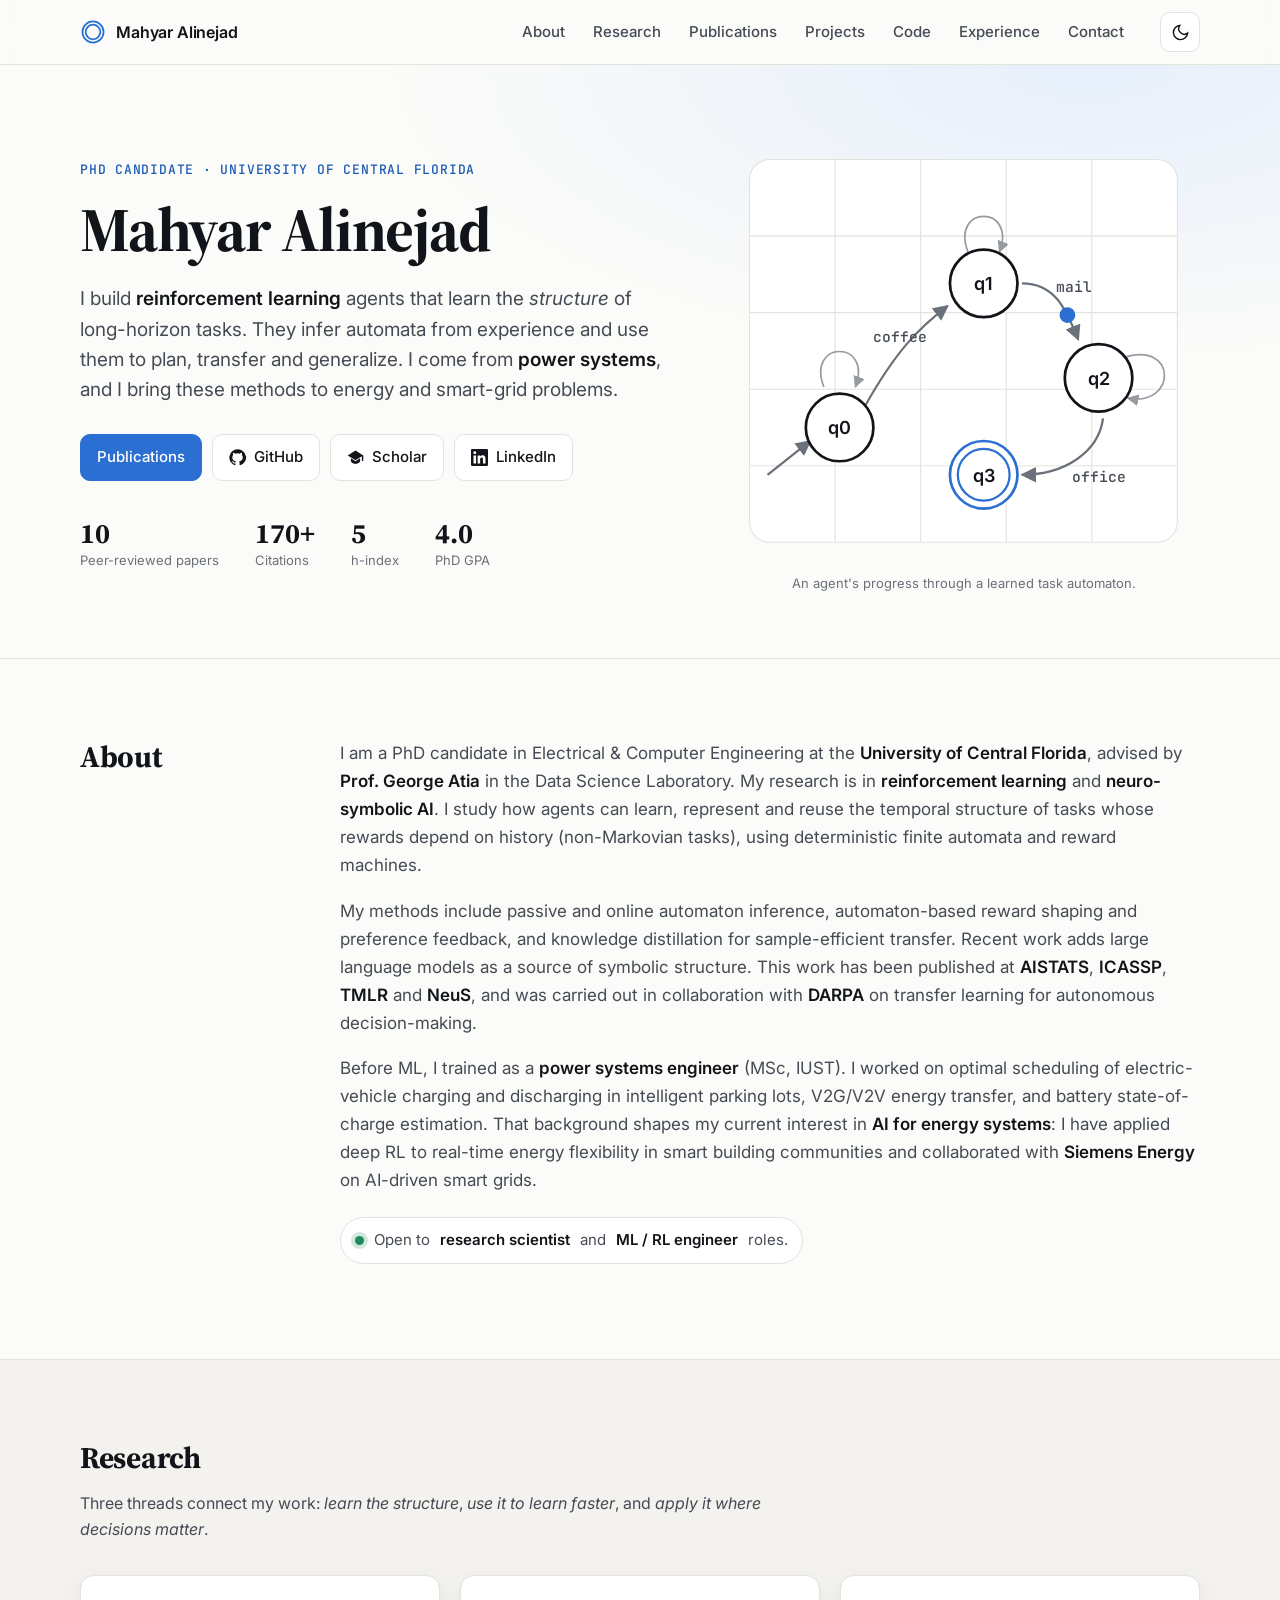
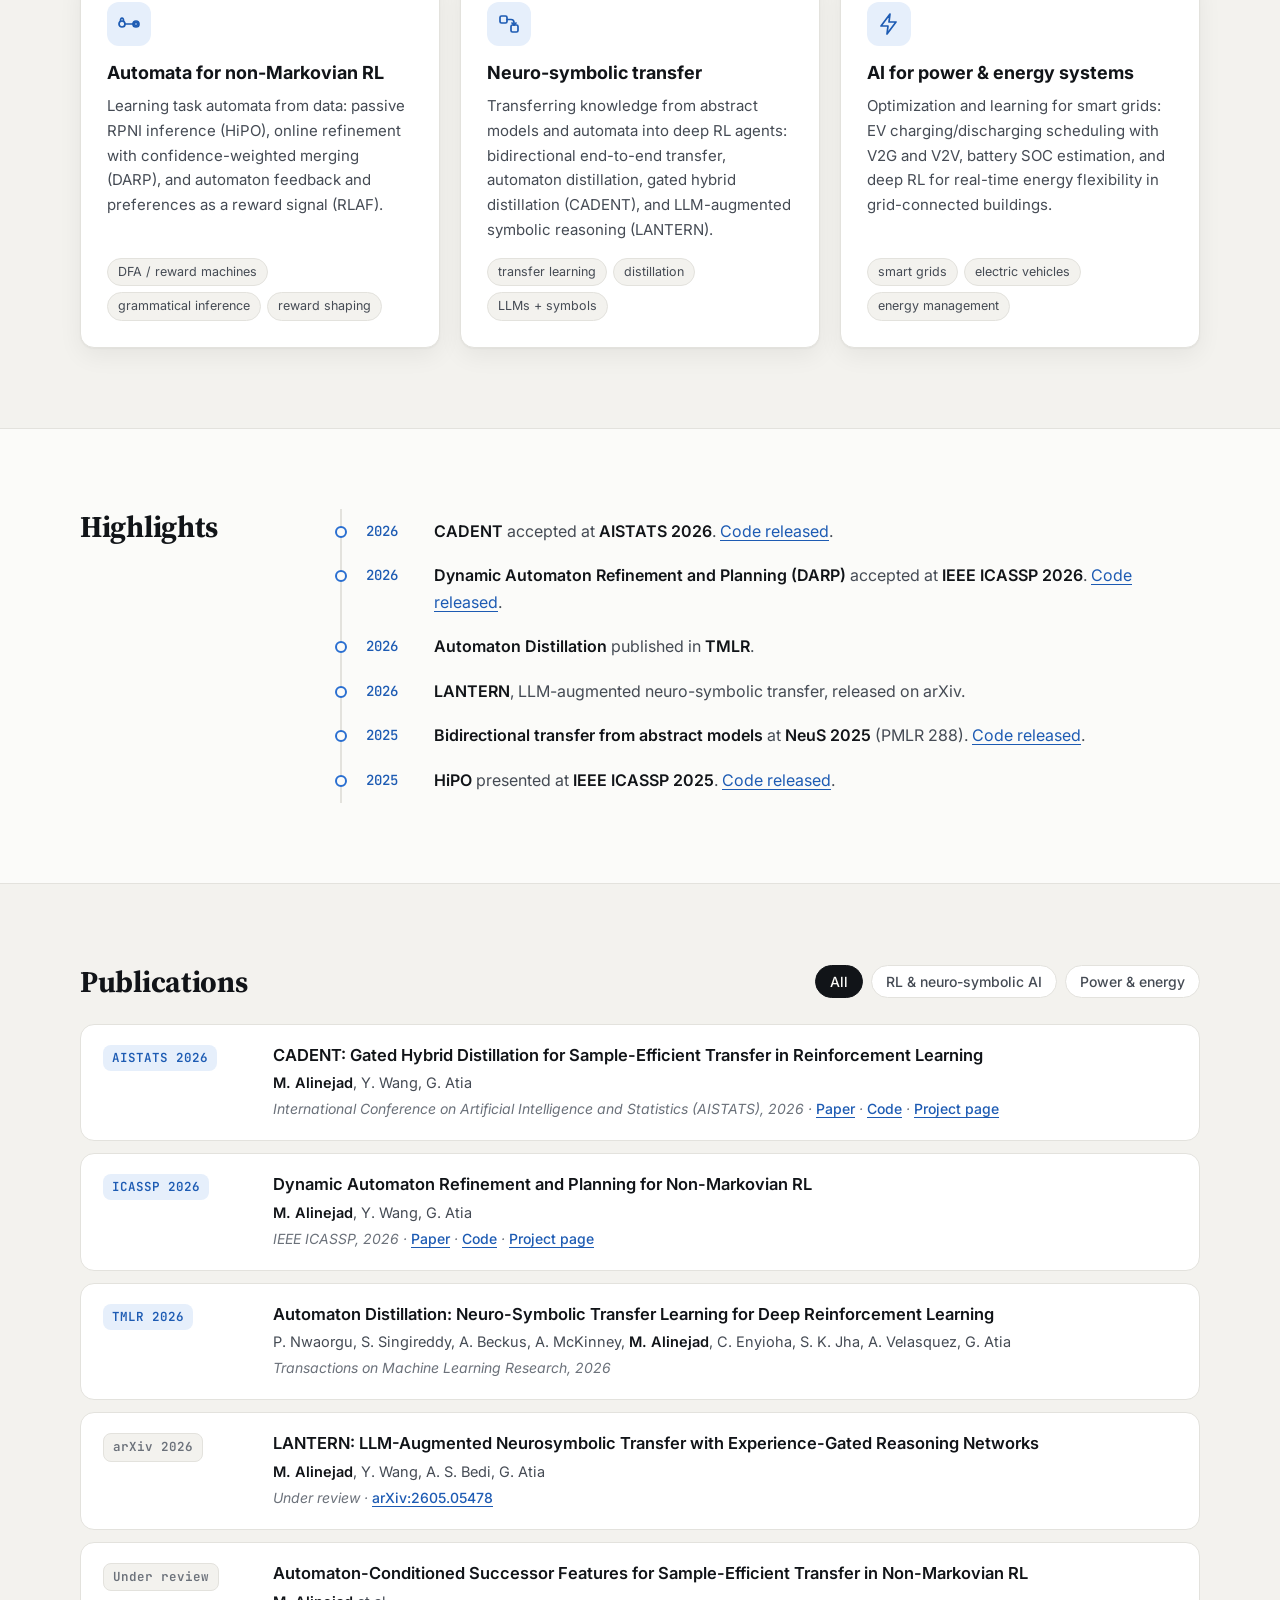
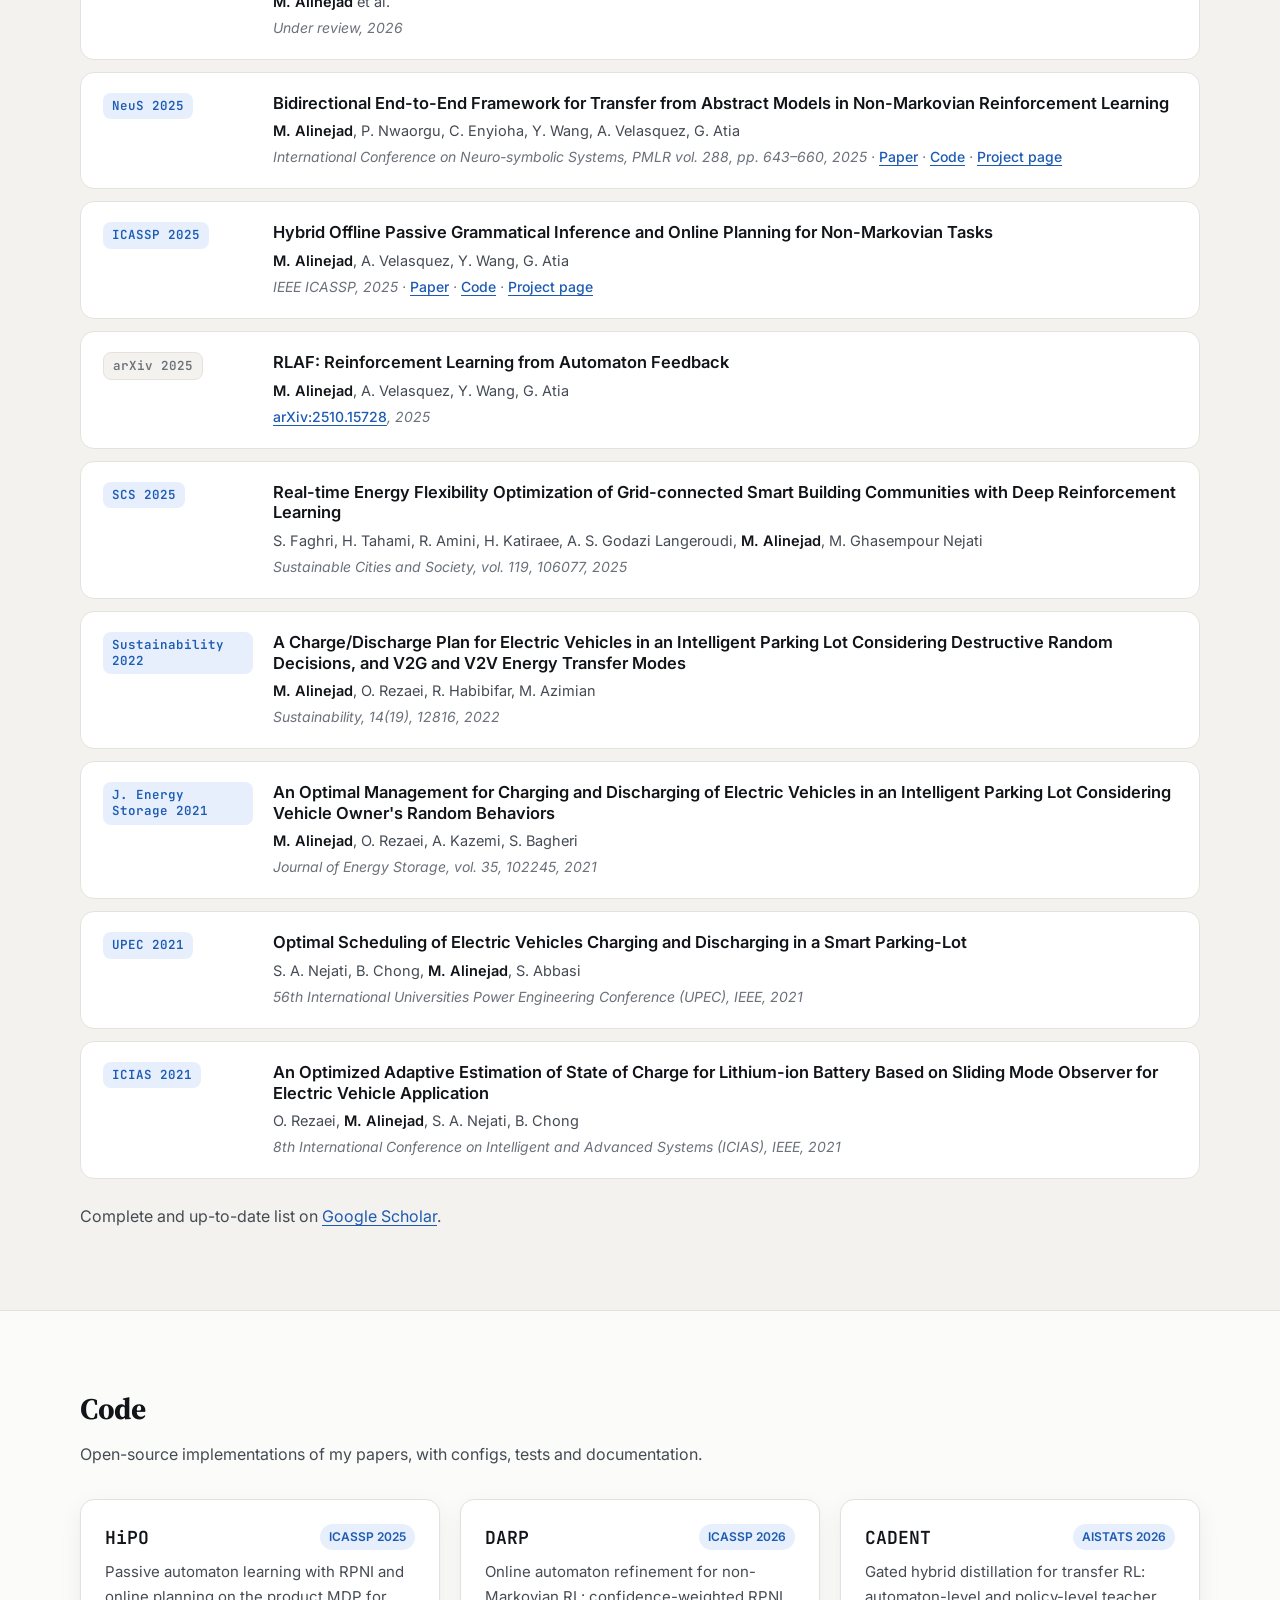
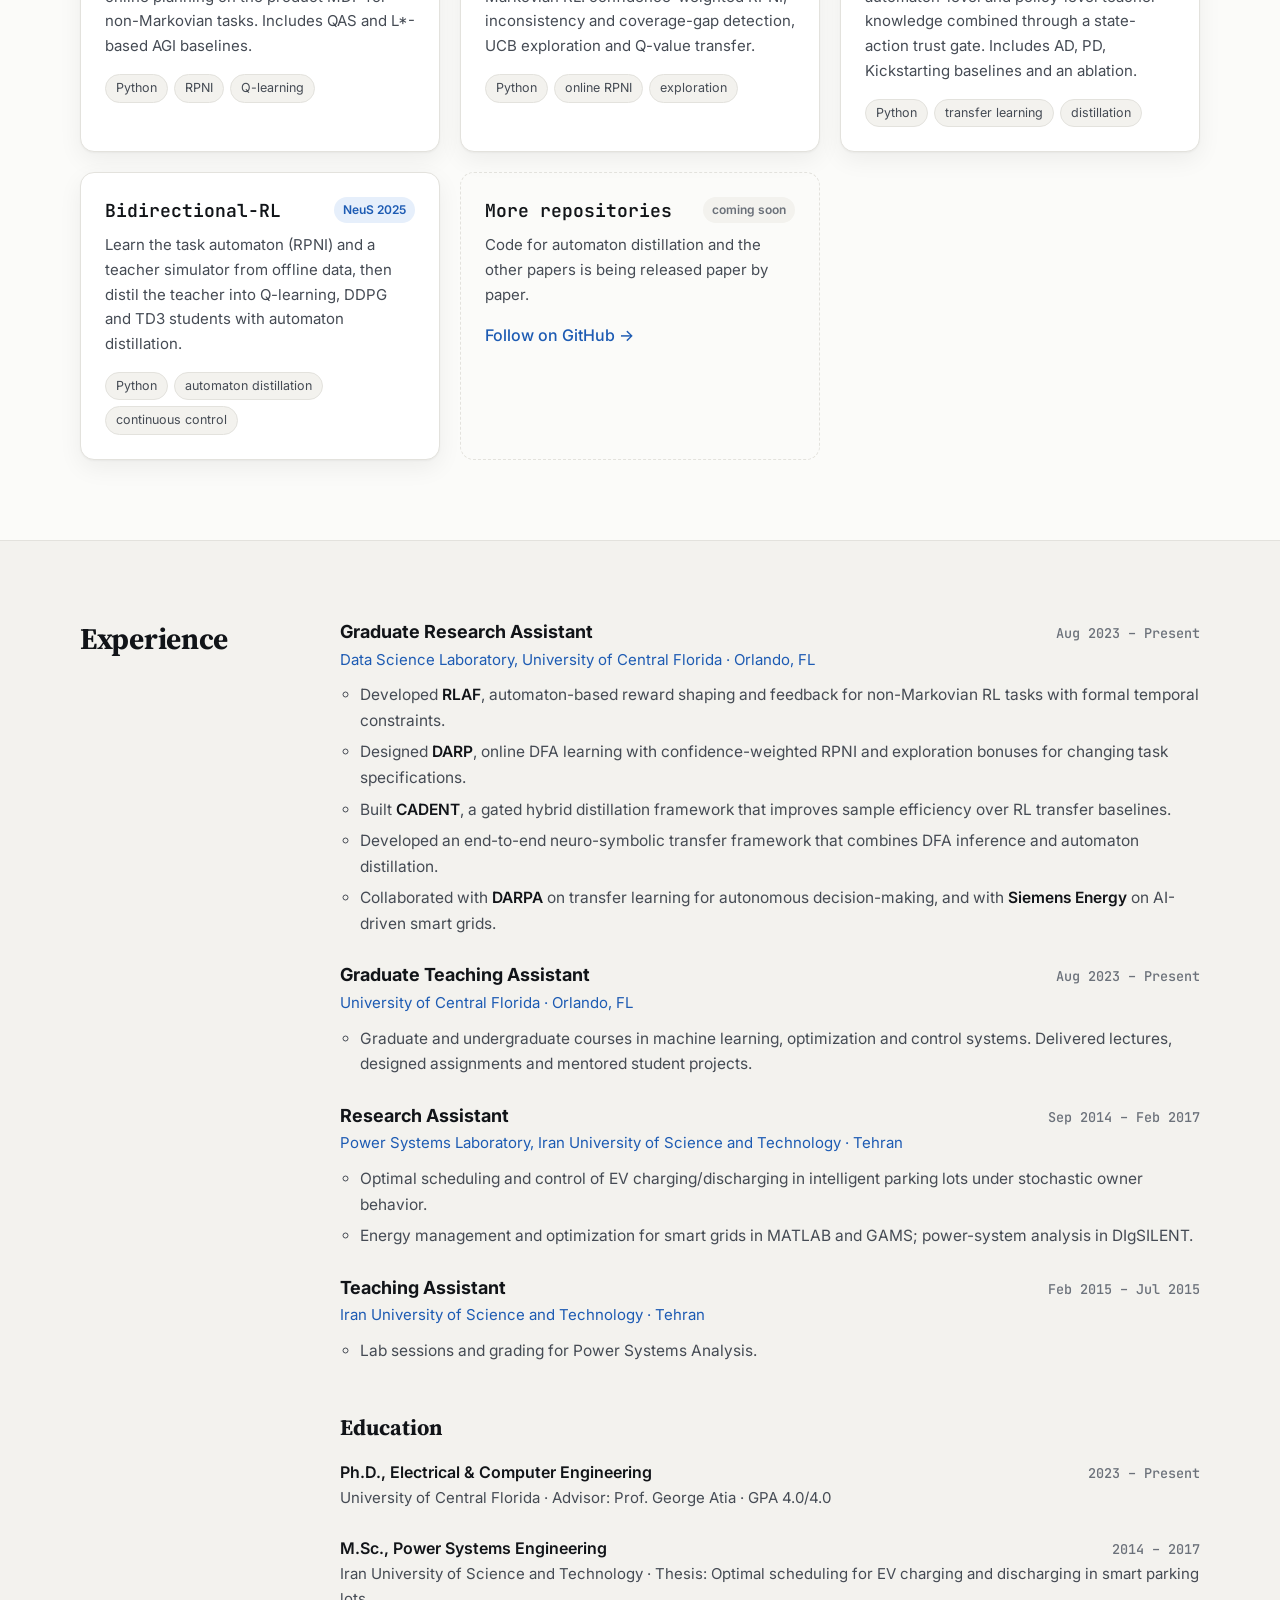
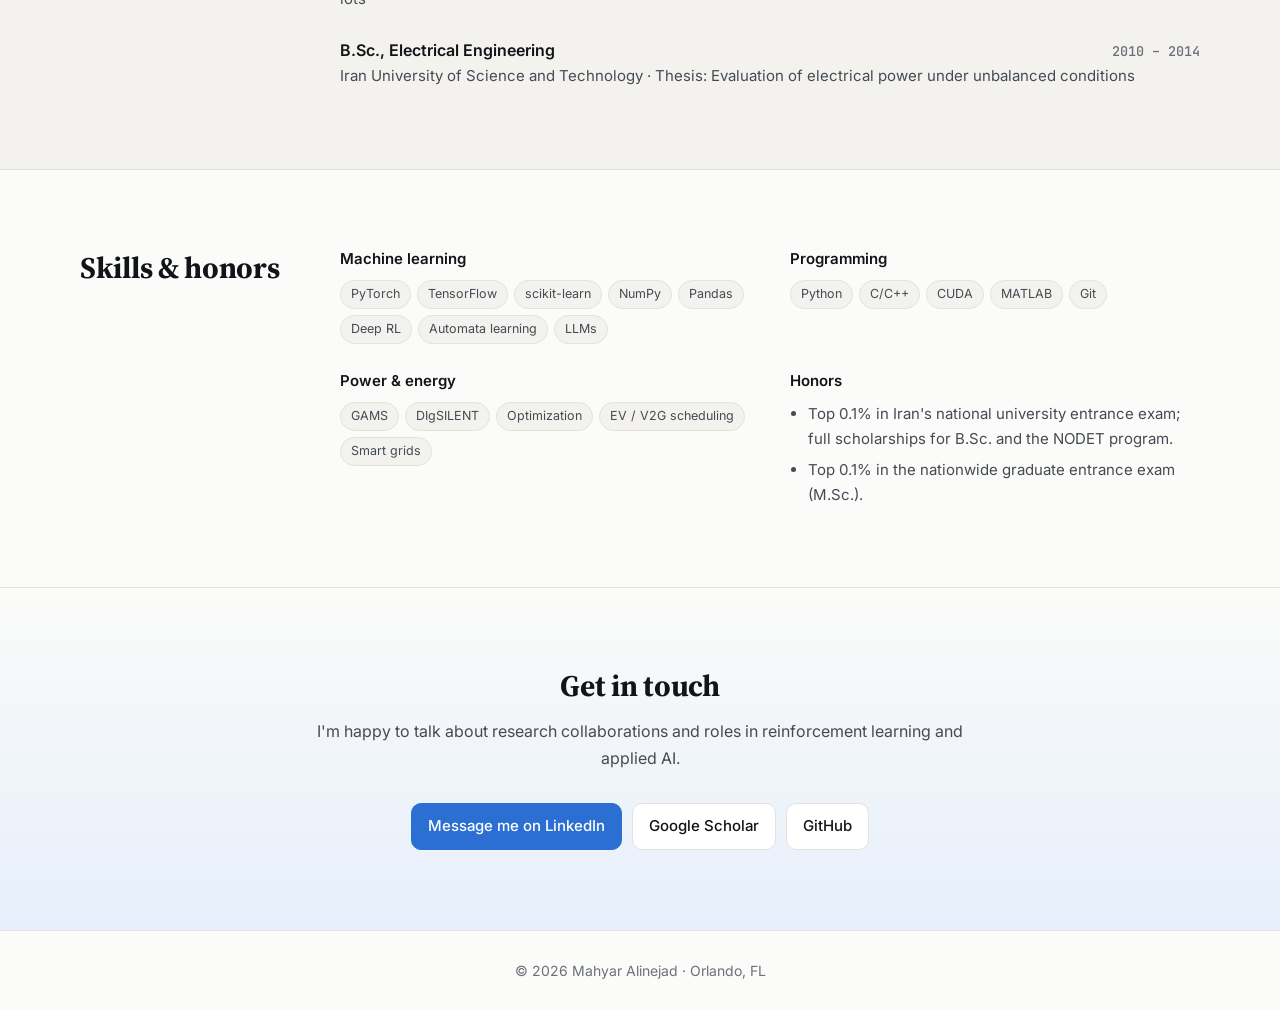
<file: index.html>
<!DOCTYPE html>
<html lang="en">
<head>
  <meta charset="utf-8">
  <meta name="viewport" content="width=device-width, initial-scale=1">
  <title>Mahyar Alinejad | Reinforcement Learning &amp; Neuro-Symbolic AI Researcher</title>
  <meta name="description" content="Mahyar Alinejad is a PhD candidate in Electrical and Computer Engineering at the University of Central Florida, working on reinforcement learning, neuro-symbolic AI and automata learning, with a background in power systems and energy management.">
  <meta name="author" content="Mahyar Alinejad">
  <meta name="google-site-verification" content="RPgCk5O2xhVF6Hrzjyq4_X1epZoiHVJ0myLaOAZyqoM" />
  <link rel="canonical" href="https://mahyar333.github.io/">

  <meta property="og:type" content="profile">
  <meta property="og:title" content="Mahyar Alinejad | Reinforcement Learning Researcher">
  <meta property="og:description" content="PhD candidate at UCF: reinforcement learning, neuro-symbolic AI, automata learning, and AI for power and energy systems.">
  <meta property="og:url" content="https://mahyar333.github.io/">
  <meta property="og:image" content="https://mahyar333.github.io/assets/og-image.png">
  <meta name="twitter:card" content="summary_large_image">

  <link rel="icon" type="image/svg+xml" href="assets/favicon.svg">
  <link rel="preconnect" href="https://fonts.googleapis.com">
  <link rel="preconnect" href="https://fonts.gstatic.com" crossorigin>
  <link href="https://fonts.googleapis.com/css2?family=Inter:wght@400;500;600;700&family=Source+Serif+4:opsz,wght@8..60,600;8..60,700&family=JetBrains+Mono:wght@500&display=swap" rel="stylesheet">
  <link rel="stylesheet" href="style.css">

  <script type="application/ld+json">
  {
    "@context": "https://schema.org",
    "@type": "Person",
    "name": "Mahyar Alinejad",
    "url": "https://mahyar333.github.io/",
    "jobTitle": "PhD Candidate, Electrical and Computer Engineering",
    "affiliation": { "@type": "CollegeOrUniversity", "name": "University of Central Florida" },
    "alumniOf": [
      { "@type": "CollegeOrUniversity", "name": "University of Central Florida" },
      { "@type": "CollegeOrUniversity", "name": "Iran University of Science and Technology" }
    ],
    "knowsAbout": ["Reinforcement Learning", "Neuro-Symbolic AI", "Automata Learning", "Transfer Learning", "Power Systems", "Energy Management", "Electric Vehicles"],
    "sameAs": [
      "https://scholar.google.com/citations?user=6Hs0fIUAAAAJ",
      "https://www.linkedin.com/in/mahyar-alinejad-56254820a/",
      "https://github.com/mahyar333"
    ]
  }
  </script>
  <script>
    // Apply the saved theme before first paint to avoid a flash.
    try { var t = localStorage.getItem("theme"); if (t) document.documentElement.dataset.theme = t; } catch (e) {}
  </script>
</head>
<body>
  <a class="skip" href="#main">Skip to content</a>

  <header class="nav">
    <div class="wrap nav-inner">
      <a class="brand" href="#top" aria-label="Home">
        <svg viewBox="0 0 32 32" aria-hidden="true"><circle cx="16" cy="16" r="13" /><circle cx="16" cy="16" r="9" /></svg>
        <span>Mahyar Alinejad</span>
      </a>
      <nav aria-label="Sections">
        <ul class="nav-links" id="nav-links">
          <li><a href="#about">About</a></li>
          <li><a href="#research">Research</a></li>
          <li><a href="#publications">Publications</a></li>
          <li><a href="projects/">Projects</a></li>
          <li><a href="#code">Code</a></li>
          <li><a href="#experience">Experience</a></li>
          <li><a href="#contact">Contact</a></li>
        </ul>
      </nav>
      <div class="nav-actions">
        <button class="icon-btn" id="theme-toggle" type="button" aria-label="Toggle dark mode">
          <svg class="i-moon" viewBox="0 0 24 24" aria-hidden="true"><path d="M21 12.8A9 9 0 1 1 11.2 3a7 7 0 0 0 9.8 9.8z"/></svg>
          <svg class="i-sun" viewBox="0 0 24 24" aria-hidden="true"><circle cx="12" cy="12" r="4.5"/><path d="M12 1.5v2.5M12 20v2.5M4.6 4.6l1.8 1.8M17.6 17.6l1.8 1.8M1.5 12H4M20 12h2.5M4.6 19.4l1.8-1.8M17.6 6.4l1.8-1.8"/></svg>
        </button>
        <button class="icon-btn menu-btn" id="menu-toggle" type="button" aria-label="Open menu" aria-expanded="false" aria-controls="nav-links">
          <svg viewBox="0 0 24 24" aria-hidden="true"><path d="M4 7h16M4 12h16M4 17h16"/></svg>
        </button>
      </div>
    </div>
  </header>

  <main id="main">
    <!-- ============================== HERO ============================== -->
    <section class="hero" id="top">
      <div class="wrap hero-grid">
        <div class="hero-text">
          <p class="eyebrow">PhD Candidate · University of Central Florida</p>
          <h1>Mahyar Alinejad</h1>
          <p class="lead">
            I build <strong>reinforcement learning</strong> agents that learn the <em>structure</em> of long-horizon tasks.
            They infer automata from experience and use them to plan, transfer and generalize.
            I come from <strong>power systems</strong>, and I bring these methods to energy and smart-grid problems.
          </p>
          <div class="cta">
            <a class="btn primary" href="#publications">Publications</a>
            <a class="btn" href="https://github.com/mahyar333" target="_blank" rel="noopener">
              <svg viewBox="0 0 24 24" aria-hidden="true"><path d="M12 .5a11.5 11.5 0 0 0-3.64 22.41c.58.1.79-.25.79-.56v-2c-3.2.7-3.88-1.37-3.88-1.37-.52-1.33-1.28-1.69-1.28-1.69-1.05-.72.08-.7.08-.7 1.16.08 1.77 1.19 1.77 1.19 1.03 1.77 2.7 1.26 3.36.96.1-.75.4-1.26.73-1.55-2.55-.29-5.24-1.28-5.24-5.68 0-1.26.45-2.28 1.19-3.09-.12-.29-.52-1.46.11-3.05 0 0 .97-.31 3.17 1.18a11 11 0 0 1 5.77 0c2.2-1.49 3.17-1.18 3.17-1.18.63 1.59.23 2.76.11 3.05.74.81 1.19 1.83 1.19 3.09 0 4.41-2.69 5.38-5.26 5.67.41.36.78 1.06.78 2.14v3.17c0 .31.21.67.8.56A11.5 11.5 0 0 0 12 .5z"/></svg>
              GitHub
            </a>
            <a class="btn" href="https://scholar.google.com/citations?user=6Hs0fIUAAAAJ&amp;hl=en" target="_blank" rel="noopener">
              <svg viewBox="0 0 24 24" aria-hidden="true"><path d="M12 2 1 9l11 7 9-5.73V17h2V9L12 2zm-6.5 11.2V17c0 2.2 2.9 4 6.5 4s6.5-1.8 6.5-4v-3.8L12 17.3l-6.5-4.1z"/></svg>
              Scholar
            </a>
            <a class="btn" href="https://www.linkedin.com/in/mahyar-alinejad-56254820a/" target="_blank" rel="noopener">
              <svg viewBox="0 0 24 24" aria-hidden="true"><path d="M20.45 20.45h-3.56v-5.57c0-1.33-.02-3.04-1.85-3.04-1.85 0-2.14 1.45-2.14 2.94v5.67H9.35V9h3.41v1.56h.05c.48-.9 1.64-1.85 3.37-1.85 3.6 0 4.27 2.37 4.27 5.46v6.28zM5.34 7.43a2.06 2.06 0 1 1 0-4.13 2.06 2.06 0 0 1 0 4.13zM7.12 20.45H3.56V9h3.56v11.45zM22.22 0H1.77C.79 0 0 .77 0 1.73v20.54C0 23.23.79 24 1.77 24h20.45c.98 0 1.78-.77 1.78-1.73V1.73C24 .77 23.2 0 22.22 0z"/></svg>
              LinkedIn
            </a>
          </div>
          <dl class="stats">
            <div><dt>Peer-reviewed papers</dt><dd>10</dd></div>
            <div><dt>Citations</dt><dd>170+</dd></div>
            <div><dt>h-index</dt><dd>5</dd></div>
            <div><dt>PhD GPA</dt><dd>4.0</dd></div>
          </dl>
        </div>

        <figure class="hero-art" aria-label="Illustration: an agent's progress through a learned task automaton">
          <svg viewBox="0 0 420 380" role="img">
            <title>A learned task automaton: coffee, then mail, then office</title>
            <defs>
              <marker id="arrow" viewBox="0 0 10 10" refX="9" refY="5" markerWidth="7" markerHeight="7" orient="auto-start-reverse">
                <path d="M0 0 10 5 0 10z" class="arrowhead"/>
              </marker>
            </defs>
            <!-- grid world backdrop -->
            <g class="grid">
              <rect x="20" y="20" width="380" height="340" rx="18"/>
              <path d="M20 88h380M20 156h380M20 224h380M20 292h380M96 20v340M172 20v340M248 20v340M324 20v340"/>
            </g>
            <!-- edges -->
            <path class="edge" d="M36 300 L74 270" marker-end="url(#arrow)"/>
            <path id="e1" class="edge" d="M122 240 C 150 190, 170 170, 196 150" marker-end="url(#arrow)"/>
            <path id="e2" class="edge" d="M262 130 C 290 130, 300 150, 312 180" marker-end="url(#arrow)"/>
            <path id="e3" class="edge" d="M334 250 C 330 280, 300 300, 262 300" marker-end="url(#arrow)"/>
            <text class="elabel" x="130" y="182">coffee</text>
            <text class="elabel" x="292" y="138">mail</text>
            <text class="elabel" x="306" y="306">office</text>
            <!-- self loops -->
            <path class="loop" d="M86 222 C 70 180, 130 180, 114 222" marker-end="url(#arrow)"/>
            <path class="loop" d="M214 102 C 198 60, 258 60, 242 102" marker-end="url(#arrow)"/>
            <path class="loop" d="M352 196 C 400 180, 400 240, 356 232" marker-end="url(#arrow)"/>
            <!-- states -->
            <g class="state"><circle cx="100" cy="258" r="30"/><text x="100" y="264">q0</text></g>
            <g class="state"><circle cx="228" cy="130" r="30"/><text x="228" y="136">q1</text></g>
            <g class="state"><circle cx="330" cy="214" r="30"/><text x="330" y="220">q2</text></g>
            <g class="state accept"><circle cx="228" cy="300" r="30"/><circle cx="228" cy="300" r="23"/><text x="228" y="306">q3</text></g>
            <!-- moving token -->
            <circle class="token" r="7">
              <animateMotion dur="6s" repeatCount="indefinite" keyPoints="0;0.33;0.33;0.66;0.66;1;1" keyTimes="0;0.22;0.33;0.55;0.66;0.88;1" calcMode="linear"
                path="M122 240 C 150 190, 170 170, 196 150 L 228 130 L 262 130 C 290 130, 300 150, 312 180 L 330 214 L 334 250 C 330 280, 300 300, 262 300 L 228 300"/>
            </circle>
          </svg>
          <figcaption>An agent's progress through a learned task automaton.</figcaption>
        </figure>
      </div>
    </section>

    <!-- ============================== ABOUT ============================== -->
    <section id="about" class="section">
      <div class="wrap two-col">
        <h2 class="section-title">About</h2>
        <div class="prose">
          <p>
            I am a PhD candidate in Electrical &amp; Computer Engineering at the
            <strong>University of Central Florida</strong>, advised by <strong>Prof. George Atia</strong> in the Data Science Laboratory.
            My research is in <strong>reinforcement learning</strong> and <strong>neuro-symbolic AI</strong>. I study how agents can
            learn, represent and reuse the temporal structure of tasks whose rewards depend on history (non-Markovian tasks), using deterministic finite automata and reward machines.
          </p>
          <p>
            My methods include passive and online automaton inference, automaton-based reward shaping and preference feedback, and knowledge distillation
            for sample-efficient transfer. Recent work adds large language models as a source of symbolic structure.
            This work has been published at <strong>AISTATS</strong>, <strong>ICASSP</strong>, <strong>TMLR</strong> and <strong>NeuS</strong>, and was carried out
            in collaboration with <strong>DARPA</strong> on transfer learning for autonomous decision-making.
          </p>
          <p>
            Before ML, I trained as a <strong>power systems engineer</strong> (MSc, IUST). I worked on optimal scheduling of electric-vehicle
            charging and discharging in intelligent parking lots, V2G/V2V energy transfer, and battery state-of-charge estimation.
            That background shapes my current interest in <strong>AI for energy systems</strong>: I have applied deep RL to real-time energy flexibility in
            smart building communities and collaborated with <strong>Siemens Energy</strong> on AI-driven smart grids.
          </p>
          <p class="open-to">
            <span class="dot" aria-hidden="true"></span>
            Open to <strong>research scientist</strong> and <strong>ML / RL engineer</strong> roles.
          </p>
        </div>
      </div>
    </section>

    <!-- ============================== RESEARCH ============================== -->
    <section id="research" class="section alt">
      <div class="wrap">
        <h2 class="section-title">Research</h2>
        <p class="section-sub">Three threads connect my work: <em>learn the structure</em>, <em>use it to learn faster</em>, and <em>apply it where decisions matter</em>.</p>
        <div class="cards">
          <article class="card">
            <div class="card-icon" aria-hidden="true">
              <svg viewBox="0 0 24 24"><circle cx="5" cy="12" r="3"/><circle cx="19" cy="12" r="3"/><circle cx="19" cy="12" r="1.6"/><path d="M8 12h8"/><path d="M3.5 9.5C3 5 7 5 6.5 9.5"/></svg>
            </div>
            <h3>Automata for non-Markovian RL</h3>
            <p>Learning task automata from data: passive RPNI inference (HiPO), online refinement with confidence-weighted merging (DARP), and automaton feedback and preferences as a reward signal (RLAF).</p>
            <ul class="tags"><li>DFA / reward machines</li><li>grammatical inference</li><li>reward shaping</li></ul>
          </article>
          <article class="card">
            <div class="card-icon" aria-hidden="true">
              <svg viewBox="0 0 24 24"><rect x="3" y="4" width="7" height="7" rx="1.5"/><rect x="14" y="13" width="7" height="7" rx="1.5"/><path d="M10 7.5h4a3 3 0 0 1 3 3V13"/><path d="m15 11 2 2 2-2"/></svg>
            </div>
            <h3>Neuro-symbolic transfer</h3>
            <p>Transferring knowledge from abstract models and automata into deep RL agents: bidirectional end-to-end transfer, automaton distillation, gated hybrid distillation (CADENT), and LLM-augmented symbolic reasoning (LANTERN).</p>
            <ul class="tags"><li>transfer learning</li><li>distillation</li><li>LLMs + symbols</li></ul>
          </article>
          <article class="card">
            <div class="card-icon" aria-hidden="true">
              <svg viewBox="0 0 24 24"><path d="M13 2 4 14h7l-1 8 9-12h-7l1-8z"/></svg>
            </div>
            <h3>AI for power &amp; energy systems</h3>
            <p>Optimization and learning for smart grids: EV charging/discharging scheduling with V2G and V2V, battery SOC estimation, and deep RL for real-time energy flexibility in grid-connected buildings.</p>
            <ul class="tags"><li>smart grids</li><li>electric vehicles</li><li>energy management</li></ul>
          </article>
        </div>
      </div>
    </section>

    <!-- ============================== NEWS ============================== -->
    <section id="news" class="section">
      <div class="wrap two-col">
        <h2 class="section-title">Highlights</h2>
        <ul class="timeline">
          <li><time>2026</time><span><strong>CADENT</strong> accepted at <strong>AISTATS 2026</strong>. <a href="https://github.com/mahyar333/CADENT" target="_blank" rel="noopener">Code released</a>.</span></li>
          <li><time>2026</time><span><strong>Dynamic Automaton Refinement and Planning (DARP)</strong> accepted at <strong>IEEE ICASSP 2026</strong>. <a href="https://github.com/mahyar333/DARP" target="_blank" rel="noopener">Code released</a>.</span></li>
          <li><time>2026</time><span><strong>Automaton Distillation</strong> published in <strong>TMLR</strong>.</span></li>
          <li><time>2026</time><span><strong>LANTERN</strong>, LLM-augmented neuro-symbolic transfer, released on arXiv.</span></li>
          <li><time>2025</time><span><strong>Bidirectional transfer from abstract models</strong> at <strong>NeuS 2025</strong> (PMLR 288). <a href="https://github.com/mahyar333/Bidirectional-RL" target="_blank" rel="noopener">Code released</a>.</span></li>
          <li><time>2025</time><span><strong>HiPO</strong> presented at <strong>IEEE ICASSP 2025</strong>. <a href="https://github.com/mahyar333/HiPO" target="_blank" rel="noopener">Code released</a>.</span></li>
        </ul>
      </div>
    </section>

    <!-- ============================== PUBLICATIONS ============================== -->
    <section id="publications" class="section alt">
      <div class="wrap">
        <div class="pub-head">
          <h2 class="section-title">Publications</h2>
          <div class="filters" role="group" aria-label="Filter publications">
            <button type="button" class="chip active" data-filter="all" aria-pressed="true">All</button>
            <button type="button" class="chip" data-filter="rl" aria-pressed="false">RL &amp; neuro-symbolic AI</button>
            <button type="button" class="chip" data-filter="energy" aria-pressed="false">Power &amp; energy</button>
          </div>
        </div>

        <ol class="pubs" id="pub-list">
          <li class="pub" data-topic="rl">
            <span class="venue">AISTATS 2026</span>
            <div>
              <h3>CADENT: Gated Hybrid Distillation for Sample-Efficient Transfer in Reinforcement Learning</h3>
              <p class="authors"><b>M. Alinejad</b>, Y. Wang, G. Atia</p>
              <p class="where">International Conference on Artificial Intelligence and Statistics (AISTATS), 2026 ·
                <a href="https://openreview.net/pdf?id=WkCSlfSa0B" target="_blank" rel="noopener">Paper</a> ·
                <a href="https://github.com/mahyar333/CADENT" target="_blank" rel="noopener">Code</a> ·
                <a href="projects/cadent/">Project page</a></p>
            </div>
          </li>
          <li class="pub" data-topic="rl">
            <span class="venue">ICASSP 2026</span>
            <div>
              <h3>Dynamic Automaton Refinement and Planning for Non-Markovian RL</h3>
              <p class="authors"><b>M. Alinejad</b>, Y. Wang, G. Atia</p>
              <p class="where">IEEE ICASSP, 2026 ·
                <a href="https://doi.org/10.1109/ICASSP55912.2026.11461556" target="_blank" rel="noopener">Paper</a> ·
                <a href="https://github.com/mahyar333/DARP" target="_blank" rel="noopener">Code</a> ·
                <a href="projects/darp/">Project page</a></p>
            </div>
          </li>
          <li class="pub" data-topic="rl">
            <span class="venue">TMLR 2026</span>
            <div>
              <h3>Automaton Distillation: Neuro-Symbolic Transfer Learning for Deep Reinforcement Learning</h3>
              <p class="authors">P. Nwaorgu, S. Singireddy, A. Beckus, A. McKinney, <b>M. Alinejad</b>, C. Enyioha, S. K. Jha, A. Velasquez, G. Atia</p>
              <p class="where">Transactions on Machine Learning Research, 2026</p>
            </div>
          </li>
          <li class="pub" data-topic="rl">
            <span class="venue preprint">arXiv 2026</span>
            <div>
              <h3>LANTERN: LLM-Augmented Neurosymbolic Transfer with Experience-Gated Reasoning Networks</h3>
              <p class="authors"><b>M. Alinejad</b>, Y. Wang, A. S. Bedi, G. Atia</p>
              <p class="where">Under review · <a href="https://arxiv.org/abs/2605.05478" target="_blank" rel="noopener">arXiv:2605.05478</a></p>
            </div>
          </li>
          <li class="pub" data-topic="rl">
            <span class="venue preprint">Under review</span>
            <div>
              <h3>Automaton-Conditioned Successor Features for Sample-Efficient Transfer in Non-Markovian RL</h3>
              <p class="authors"><b>M. Alinejad</b> et al.</p>
              <p class="where">Under review, 2026</p>
            </div>
          </li>
          <li class="pub" data-topic="rl">
            <span class="venue">NeuS 2025</span>
            <div>
              <h3>Bidirectional End-to-End Framework for Transfer from Abstract Models in Non-Markovian Reinforcement Learning</h3>
              <p class="authors"><b>M. Alinejad</b>, P. Nwaorgu, C. Enyioha, Y. Wang, A. Velasquez, G. Atia</p>
              <p class="where">International Conference on Neuro-symbolic Systems, PMLR vol. 288, pp. 643–660, 2025 ·
                <a href="https://proceedings.mlr.press/v288/alinejad25a.html" target="_blank" rel="noopener">Paper</a> ·
                <a href="https://github.com/mahyar333/Bidirectional-RL" target="_blank" rel="noopener">Code</a> ·
                <a href="projects/bidirectional/">Project page</a></p>
            </div>
          </li>
          <li class="pub" data-topic="rl">
            <span class="venue">ICASSP 2025</span>
            <div>
              <h3>Hybrid Offline Passive Grammatical Inference and Online Planning for Non-Markovian Tasks</h3>
              <p class="authors"><b>M. Alinejad</b>, A. Velasquez, Y. Wang, G. Atia</p>
              <p class="where">IEEE ICASSP, 2025 ·
                <a href="https://ieeexplore.ieee.org/document/10889467" target="_blank" rel="noopener">Paper</a> ·
                <a href="https://github.com/mahyar333/HiPO" target="_blank" rel="noopener">Code</a> ·
                <a href="projects/hipo/">Project page</a></p>
            </div>
          </li>
          <li class="pub" data-topic="rl">
            <span class="venue preprint">arXiv 2025</span>
            <div>
              <h3>RLAF: Reinforcement Learning from Automaton Feedback</h3>
              <p class="authors"><b>M. Alinejad</b>, A. Velasquez, Y. Wang, G. Atia</p>
              <p class="where"><a href="https://arxiv.org/abs/2510.15728" target="_blank" rel="noopener">arXiv:2510.15728</a>, 2025</p>
            </div>
          </li>
          <li class="pub" data-topic="energy rl">
            <span class="venue">SCS 2025</span>
            <div>
              <h3>Real-time Energy Flexibility Optimization of Grid-connected Smart Building Communities with Deep Reinforcement Learning</h3>
              <p class="authors">S. Faghri, H. Tahami, R. Amini, H. Katiraee, A. S. Godazi Langeroudi, <b>M. Alinejad</b>, M. Ghasempour Nejati</p>
              <p class="where">Sustainable Cities and Society, vol. 119, 106077, 2025</p>
            </div>
          </li>
          <li class="pub" data-topic="energy">
            <span class="venue">Sustainability 2022</span>
            <div>
              <h3>A Charge/Discharge Plan for Electric Vehicles in an Intelligent Parking Lot Considering Destructive Random Decisions, and V2G and V2V Energy Transfer Modes</h3>
              <p class="authors"><b>M. Alinejad</b>, O. Rezaei, R. Habibifar, M. Azimian</p>
              <p class="where">Sustainability, 14(19), 12816, 2022</p>
            </div>
          </li>
          <li class="pub" data-topic="energy">
            <span class="venue">J. Energy Storage 2021</span>
            <div>
              <h3>An Optimal Management for Charging and Discharging of Electric Vehicles in an Intelligent Parking Lot Considering Vehicle Owner's Random Behaviors</h3>
              <p class="authors"><b>M. Alinejad</b>, O. Rezaei, A. Kazemi, S. Bagheri</p>
              <p class="where">Journal of Energy Storage, vol. 35, 102245, 2021</p>
            </div>
          </li>
          <li class="pub" data-topic="energy">
            <span class="venue">UPEC 2021</span>
            <div>
              <h3>Optimal Scheduling of Electric Vehicles Charging and Discharging in a Smart Parking-Lot</h3>
              <p class="authors">S. A. Nejati, B. Chong, <b>M. Alinejad</b>, S. Abbasi</p>
              <p class="where">56th International Universities Power Engineering Conference (UPEC), IEEE, 2021</p>
            </div>
          </li>
          <li class="pub" data-topic="energy">
            <span class="venue">ICIAS 2021</span>
            <div>
              <h3>An Optimized Adaptive Estimation of State of Charge for Lithium-ion Battery Based on Sliding Mode Observer for Electric Vehicle Application</h3>
              <p class="authors">O. Rezaei, <b>M. Alinejad</b>, S. A. Nejati, B. Chong</p>
              <p class="where">8th International Conference on Intelligent and Advanced Systems (ICIAS), IEEE, 2021</p>
            </div>
          </li>
        </ol>
        <p class="more">Complete and up-to-date list on <a href="https://scholar.google.com/citations?user=6Hs0fIUAAAAJ&amp;hl=en" target="_blank" rel="noopener">Google Scholar</a>.</p>
      </div>
    </section>

    <!-- ============================== CODE ============================== -->
    <section id="code" class="section">
      <div class="wrap">
        <h2 class="section-title">Code</h2>
        <p class="section-sub">Open-source implementations of my papers, with configs, tests and documentation.</p>
        <div class="repos">
          <a class="repo" href="https://github.com/mahyar333/HiPO" target="_blank" rel="noopener">
            <div class="repo-top">
              <span class="repo-name">HiPO</span>
              <span class="badge">ICASSP 2025</span>
            </div>
            <p>Passive automaton learning with RPNI and online planning on the product MDP for non-Markovian tasks. Includes QAS and L*-based AGI baselines.</p>
            <ul class="tags"><li>Python</li><li>RPNI</li><li>Q-learning</li></ul>
          </a>
          <a class="repo" href="https://github.com/mahyar333/DARP" target="_blank" rel="noopener">
            <div class="repo-top">
              <span class="repo-name">DARP</span>
              <span class="badge">ICASSP 2026</span>
            </div>
            <p>Online automaton refinement for non-Markovian RL: confidence-weighted RPNI, inconsistency and coverage-gap detection, UCB exploration and Q-value transfer.</p>
            <ul class="tags"><li>Python</li><li>online RPNI</li><li>exploration</li></ul>
          </a>
          <a class="repo" href="https://github.com/mahyar333/CADENT" target="_blank" rel="noopener">
            <div class="repo-top">
              <span class="repo-name">CADENT</span>
              <span class="badge">AISTATS 2026</span>
            </div>
            <p>Gated hybrid distillation for transfer RL: automaton-level and policy-level teacher knowledge combined through a state-action trust gate. Includes AD, PD, Kickstarting baselines and an ablation.</p>
            <ul class="tags"><li>Python</li><li>transfer learning</li><li>distillation</li></ul>
          </a>
          <a class="repo" href="https://github.com/mahyar333/Bidirectional-RL" target="_blank" rel="noopener">
            <div class="repo-top">
              <span class="repo-name">Bidirectional-RL</span>
              <span class="badge">NeuS 2025</span>
            </div>
            <p>Learn the task automaton (RPNI) and a teacher simulator from offline data, then distil the teacher into Q-learning, DDPG and TD3 students with automaton distillation.</p>
            <ul class="tags"><li>Python</li><li>automaton distillation</li><li>continuous control</li></ul>
          </a>
          <div class="repo soon" aria-label="More repositories coming soon">
            <div class="repo-top"><span class="repo-name">More repositories</span><span class="badge muted">coming soon</span></div>
            <p>Code for automaton distillation and the other papers is being released paper by paper.</p>
            <a class="text-link" href="https://github.com/mahyar333" target="_blank" rel="noopener">Follow on GitHub →</a>
          </div>
        </div>
      </div>
    </section>

    <!-- ============================== EXPERIENCE ============================== -->
    <section id="experience" class="section alt">
      <div class="wrap two-col">
        <h2 class="section-title">Experience</h2>
        <div>
          <ol class="xp">
            <li>
              <div class="xp-head"><h3>Graduate Research Assistant</h3><time>Aug 2023 – Present</time></div>
              <p class="org">Data Science Laboratory, University of Central Florida · Orlando, FL</p>
              <ul>
                <li>Developed <strong>RLAF</strong>, automaton-based reward shaping and feedback for non-Markovian RL tasks with formal temporal constraints.</li>
                <li>Designed <strong>DARP</strong>, online DFA learning with confidence-weighted RPNI and exploration bonuses for changing task specifications.</li>
                <li>Built <strong>CADENT</strong>, a gated hybrid distillation framework that improves sample efficiency over RL transfer baselines.</li>
                <li>Developed an end-to-end neuro-symbolic transfer framework that combines DFA inference and automaton distillation.</li>
                <li>Collaborated with <strong>DARPA</strong> on transfer learning for autonomous decision-making, and with <strong>Siemens Energy</strong> on AI-driven smart grids.</li>
              </ul>
            </li>
            <li>
              <div class="xp-head"><h3>Graduate Teaching Assistant</h3><time>Aug 2023 – Present</time></div>
              <p class="org">University of Central Florida · Orlando, FL</p>
              <ul>
                <li>Graduate and undergraduate courses in machine learning, optimization and control systems. Delivered lectures, designed assignments and mentored student projects.</li>
              </ul>
            </li>
            <li>
              <div class="xp-head"><h3>Research Assistant</h3><time>Sep 2014 – Feb 2017</time></div>
              <p class="org">Power Systems Laboratory, Iran University of Science and Technology · Tehran</p>
              <ul>
                <li>Optimal scheduling and control of EV charging/discharging in intelligent parking lots under stochastic owner behavior.</li>
                <li>Energy management and optimization for smart grids in MATLAB and GAMS; power-system analysis in DIgSILENT.</li>
              </ul>
            </li>
            <li>
              <div class="xp-head"><h3>Teaching Assistant</h3><time>Feb 2015 – Jul 2015</time></div>
              <p class="org">Iran University of Science and Technology · Tehran</p>
              <ul><li>Lab sessions and grading for Power Systems Analysis.</li></ul>
            </li>
          </ol>

          <h3 class="sub-title">Education</h3>
          <ol class="edu">
            <li>
              <div class="xp-head"><h4>Ph.D., Electrical &amp; Computer Engineering</h4><time>2023 – Present</time></div>
              <p class="org">University of Central Florida · Advisor: Prof. George Atia · GPA 4.0/4.0</p>
            </li>
            <li>
              <div class="xp-head"><h4>M.Sc., Power Systems Engineering</h4><time>2014 – 2017</time></div>
              <p class="org">Iran University of Science and Technology · Thesis: Optimal scheduling for EV charging and discharging in smart parking lots</p>
            </li>
            <li>
              <div class="xp-head"><h4>B.Sc., Electrical Engineering</h4><time>2010 – 2014</time></div>
              <p class="org">Iran University of Science and Technology · Thesis: Evaluation of electrical power under unbalanced conditions</p>
            </li>
          </ol>
        </div>
      </div>
    </section>

    <!-- ============================== SKILLS ============================== -->
    <section id="skills" class="section">
      <div class="wrap two-col">
        <h2 class="section-title">Skills &amp; honors</h2>
        <div class="skills">
          <div>
            <h3>Machine learning</h3>
            <ul class="tags"><li>PyTorch</li><li>TensorFlow</li><li>scikit-learn</li><li>NumPy</li><li>Pandas</li><li>Deep RL</li><li>Automata learning</li><li>LLMs</li></ul>
          </div>
          <div>
            <h3>Programming</h3>
            <ul class="tags"><li>Python</li><li>C/C++</li><li>CUDA</li><li>MATLAB</li><li>Git</li></ul>
          </div>
          <div>
            <h3>Power &amp; energy</h3>
            <ul class="tags"><li>GAMS</li><li>DIgSILENT</li><li>Optimization</li><li>EV / V2G scheduling</li><li>Smart grids</li></ul>
          </div>
          <div>
            <h3>Honors</h3>
            <ul class="honors">
              <li>Top 0.1% in Iran's national university entrance exam; full scholarships for B.Sc. and the NODET program.</li>
              <li>Top 0.1% in the nationwide graduate entrance exam (M.Sc.).</li>
            </ul>
          </div>
        </div>
      </div>
    </section>

    <!-- ============================== CONTACT ============================== -->
    <section id="contact" class="section contact">
      <div class="wrap">
        <h2 class="section-title">Get in touch</h2>
        <p class="section-sub">I'm happy to talk about research collaborations and roles in reinforcement learning and applied AI.</p>
        <div class="cta center">
          <a class="btn primary" href="https://www.linkedin.com/in/mahyar-alinejad-56254820a/" target="_blank" rel="noopener">Message me on LinkedIn</a>
          <a class="btn" href="https://scholar.google.com/citations?user=6Hs0fIUAAAAJ&amp;hl=en" target="_blank" rel="noopener">Google Scholar</a>
          <a class="btn" href="https://github.com/mahyar333" target="_blank" rel="noopener">GitHub</a>
        </div>
      </div>
    </section>
  </main>

  <footer class="footer">
    <div class="wrap">
      <p>© <span id="year">2026</span> Mahyar Alinejad · Orlando, FL</p>
    </div>
  </footer>

  <script src="main.js"></script>
</body>
</html>
</file>
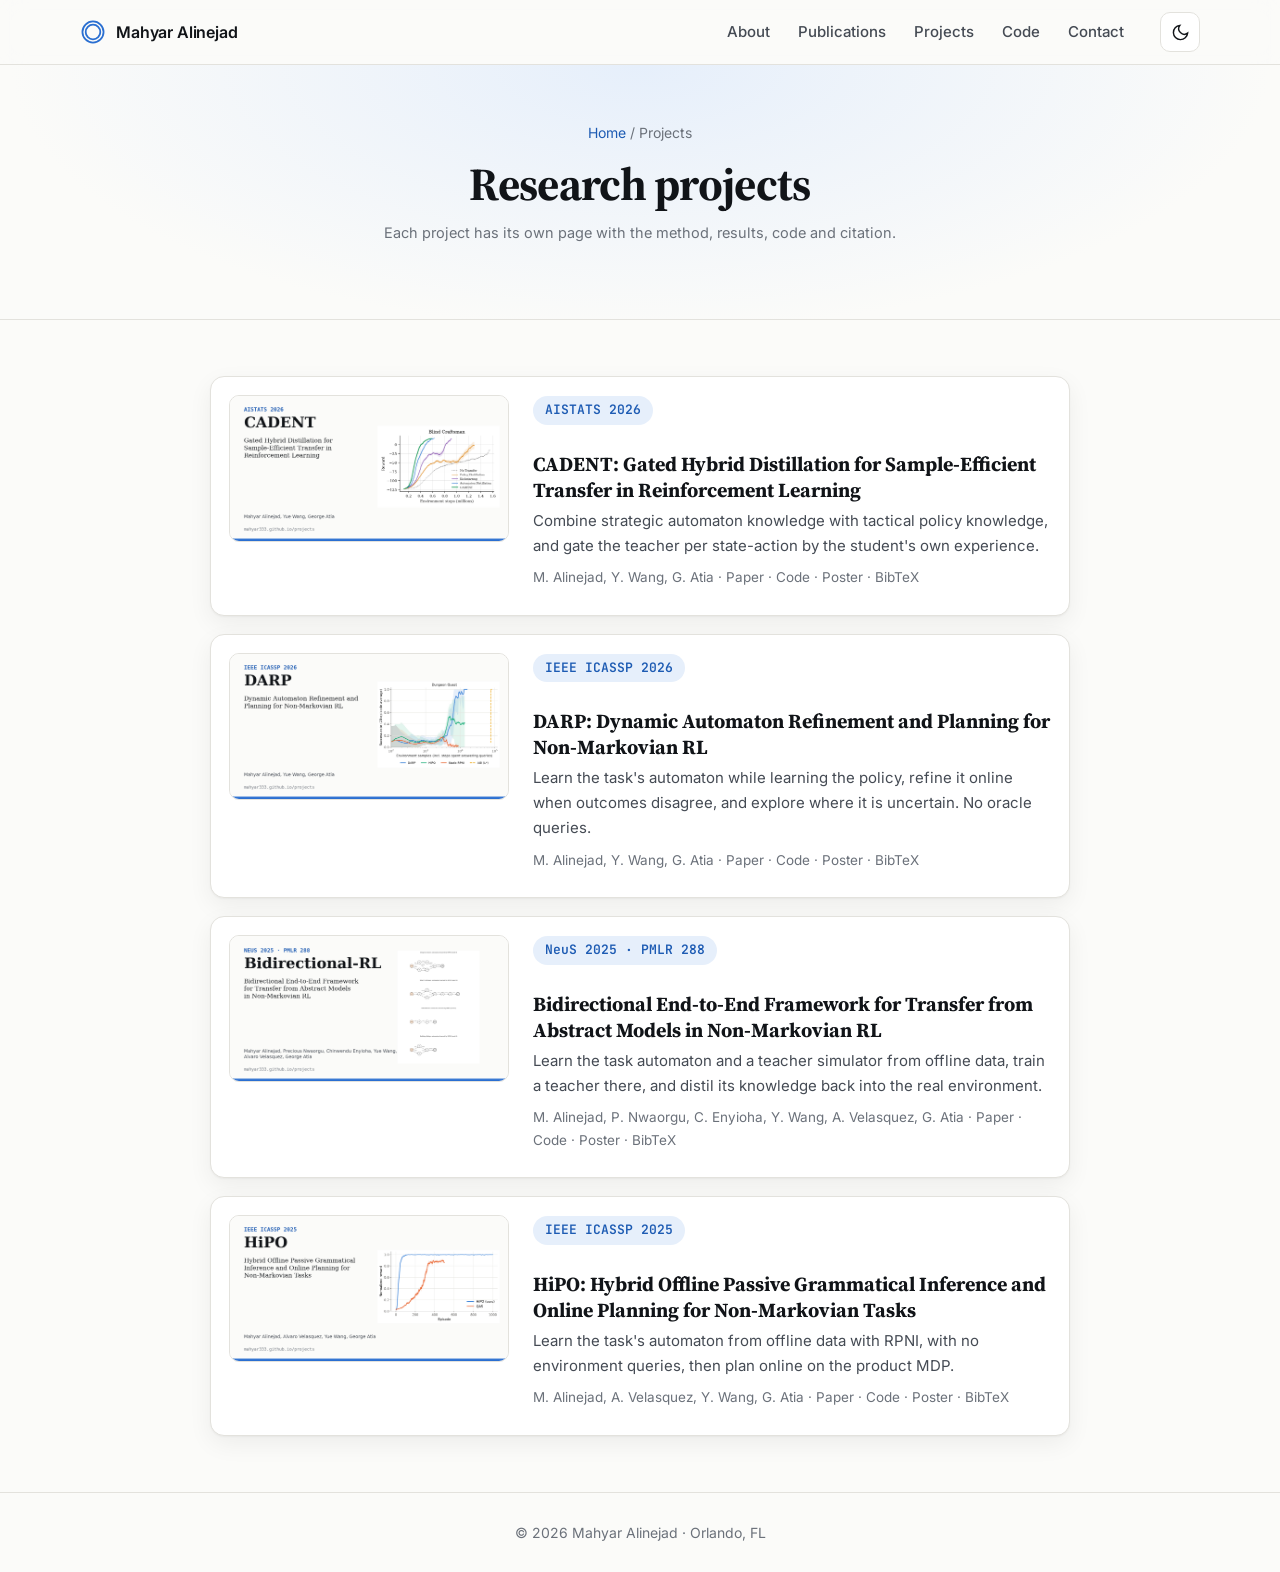
<file: projects/index.html>
<!DOCTYPE html>
<html lang="en">
<head>
  <meta charset="utf-8">
  <meta name="viewport" content="width=device-width, initial-scale=1">
  <title>Projects | Mahyar Alinejad</title>
  <meta name="description" content="Research projects by Mahyar Alinejad: automata learning, non-Markovian reinforcement learning, and transfer with automaton distillation. Paper, code and results for each.">
  <meta name="author" content="Mahyar Alinejad">
  <link rel="canonical" href="https://mahyar333.github.io/projects/">
  <meta property="og:type" content="website">
  <meta property="og:site_name" content="Mahyar Alinejad">
  <meta property="og:title" content="Research projects | Mahyar Alinejad">
  <meta property="og:description" content="Automata learning, non-Markovian RL and transfer: paper, code and results for each project.">
  <meta property="og:url" content="https://mahyar333.github.io/projects/">
  <meta property="og:image" content="https://mahyar333.github.io/assets/og-image.png">
  <meta name="twitter:card" content="summary_large_image">

  <link rel="icon" type="image/svg+xml" href="../assets/favicon.svg">
  <link rel="preconnect" href="https://fonts.googleapis.com">
  <link rel="preconnect" href="https://fonts.gstatic.com" crossorigin>
  <link href="https://fonts.googleapis.com/css2?family=Inter:wght@400;500;600;700&family=Source+Serif+4:opsz,wght@8..60,600;8..60,700&family=JetBrains+Mono:wght@500&display=swap" rel="stylesheet">
  <link rel="stylesheet" href="../style.css">
  <link rel="stylesheet" href="project.css">
  <script>
    try { var t = localStorage.getItem("theme"); if (t) document.documentElement.dataset.theme = t; } catch (e) {}
  </script>
</head>
<body>
  <a class="skip" href="#main">Skip to content</a>

  <header class="nav">
    <div class="wrap nav-inner">
      <a class="brand" href="../" aria-label="Home">
        <svg viewBox="0 0 32 32" aria-hidden="true"><circle cx="16" cy="16" r="13" /><circle cx="16" cy="16" r="9" /></svg>
        <span>Mahyar Alinejad</span>
      </a>
      <nav aria-label="Sections">
        <ul class="nav-links" id="nav-links">
          <li><a href="../#about">About</a></li>
          <li><a href="../#publications">Publications</a></li>
          <li><a href="./" aria-current="page">Projects</a></li>
          <li><a href="../#code">Code</a></li>
          <li><a href="../#contact">Contact</a></li>
        </ul>
      </nav>
      <div class="nav-actions">
        <button class="icon-btn" id="theme-toggle" type="button" aria-label="Toggle dark mode">
          <svg class="i-moon" viewBox="0 0 24 24" aria-hidden="true"><path d="M21 12.8A9 9 0 1 1 11.2 3a7 7 0 0 0 9.8 9.8z"/></svg>
          <svg class="i-sun" viewBox="0 0 24 24" aria-hidden="true"><circle cx="12" cy="12" r="4.5"/><path d="M12 1.5v2.5M12 20v2.5M4.6 4.6l1.8 1.8M17.6 17.6l1.8 1.8M1.5 12H4M20 12h2.5M4.6 19.4l1.8-1.8M17.6 6.4l1.8-1.8"/></svg>
        </button>
        <button class="icon-btn menu-btn" id="menu-toggle" type="button" aria-label="Open menu" aria-expanded="false" aria-controls="nav-links">
          <svg viewBox="0 0 24 24" aria-hidden="true"><path d="M4 7h16M4 12h16M4 17h16"/></svg>
        </button>
      </div>
    </div>
  </header>

  <main id="main">
    <section class="p-hero">
      <div class="wrap">
        <p class="crumbs"><a href="../">Home</a> / Projects</p>
        <h1 class="p-title">Research projects</h1>
        <p class="p-affil">Each project has its own page with the method, results, code and citation.</p>
      </div>
    </section>

    <section class="p-section">
      <div class="narrow proj-list">
        <a class="proj" href="cadent/">
          <img src="cadent/og.png" alt="CADENT project preview: title and learning curves">
          <div>
            <span class="p-venue">AISTATS 2026</span>
            <h3>CADENT: Gated Hybrid Distillation for Sample-Efficient Transfer in Reinforcement Learning</h3>
            <p>Combine strategic automaton knowledge with tactical policy knowledge, and gate the teacher per state-action by the student's own experience.</p>
            <p class="meta">M. Alinejad, Y. Wang, G. Atia · Paper · Code · Poster · BibTeX</p>
          </div>
        </a>
        <a class="proj" href="darp/">
          <img src="darp/og.png" alt="DARP project preview: title and overview diagram">
          <div>
            <span class="p-venue">IEEE ICASSP 2026</span>
            <h3>DARP: Dynamic Automaton Refinement and Planning for Non-Markovian RL</h3>
            <p>Learn the task's automaton while learning the policy, refine it online when outcomes disagree, and explore where it is uncertain. No oracle queries.</p>
            <p class="meta">M. Alinejad, Y. Wang, G. Atia · Paper · Code · Poster · BibTeX</p>
          </div>
        </a>
        <a class="proj" href="bidirectional/">
          <img src="bidirectional/og.png" alt="Bidirectional transfer project preview: title and learned automata">
          <div>
            <span class="p-venue">NeuS 2025 · PMLR 288</span>
            <h3>Bidirectional End-to-End Framework for Transfer from Abstract Models in Non-Markovian RL</h3>
            <p>Learn the task automaton and a teacher simulator from offline data, train a teacher there, and distil its knowledge back into the real environment.</p>
            <p class="meta">M. Alinejad, P. Nwaorgu, C. Enyioha, Y. Wang, A. Velasquez, G. Atia · Paper · Code · Poster · BibTeX</p>
          </div>
        </a>
        <a class="proj" href="hipo/">
          <img src="hipo/og.png" alt="HiPO project preview: title and learning curve">
          <div>
            <span class="p-venue">IEEE ICASSP 2025</span>
            <h3>HiPO: Hybrid Offline Passive Grammatical Inference and Online Planning for Non-Markovian Tasks</h3>
            <p>Learn the task's automaton from offline data with RPNI, with no environment queries, then plan online on the product MDP.</p>
            <p class="meta">M. Alinejad, A. Velasquez, Y. Wang, G. Atia · Paper · Code · Poster · BibTeX</p>
          </div>
        </a>
      </div>
    </section>
  </main>

  <footer class="footer">
    <div class="wrap">
      <p>© <span id="year">2026</span> Mahyar Alinejad · Orlando, FL</p>
    </div>
  </footer>
  <script src="../main.js"></script>
</body>
</html>
</file>
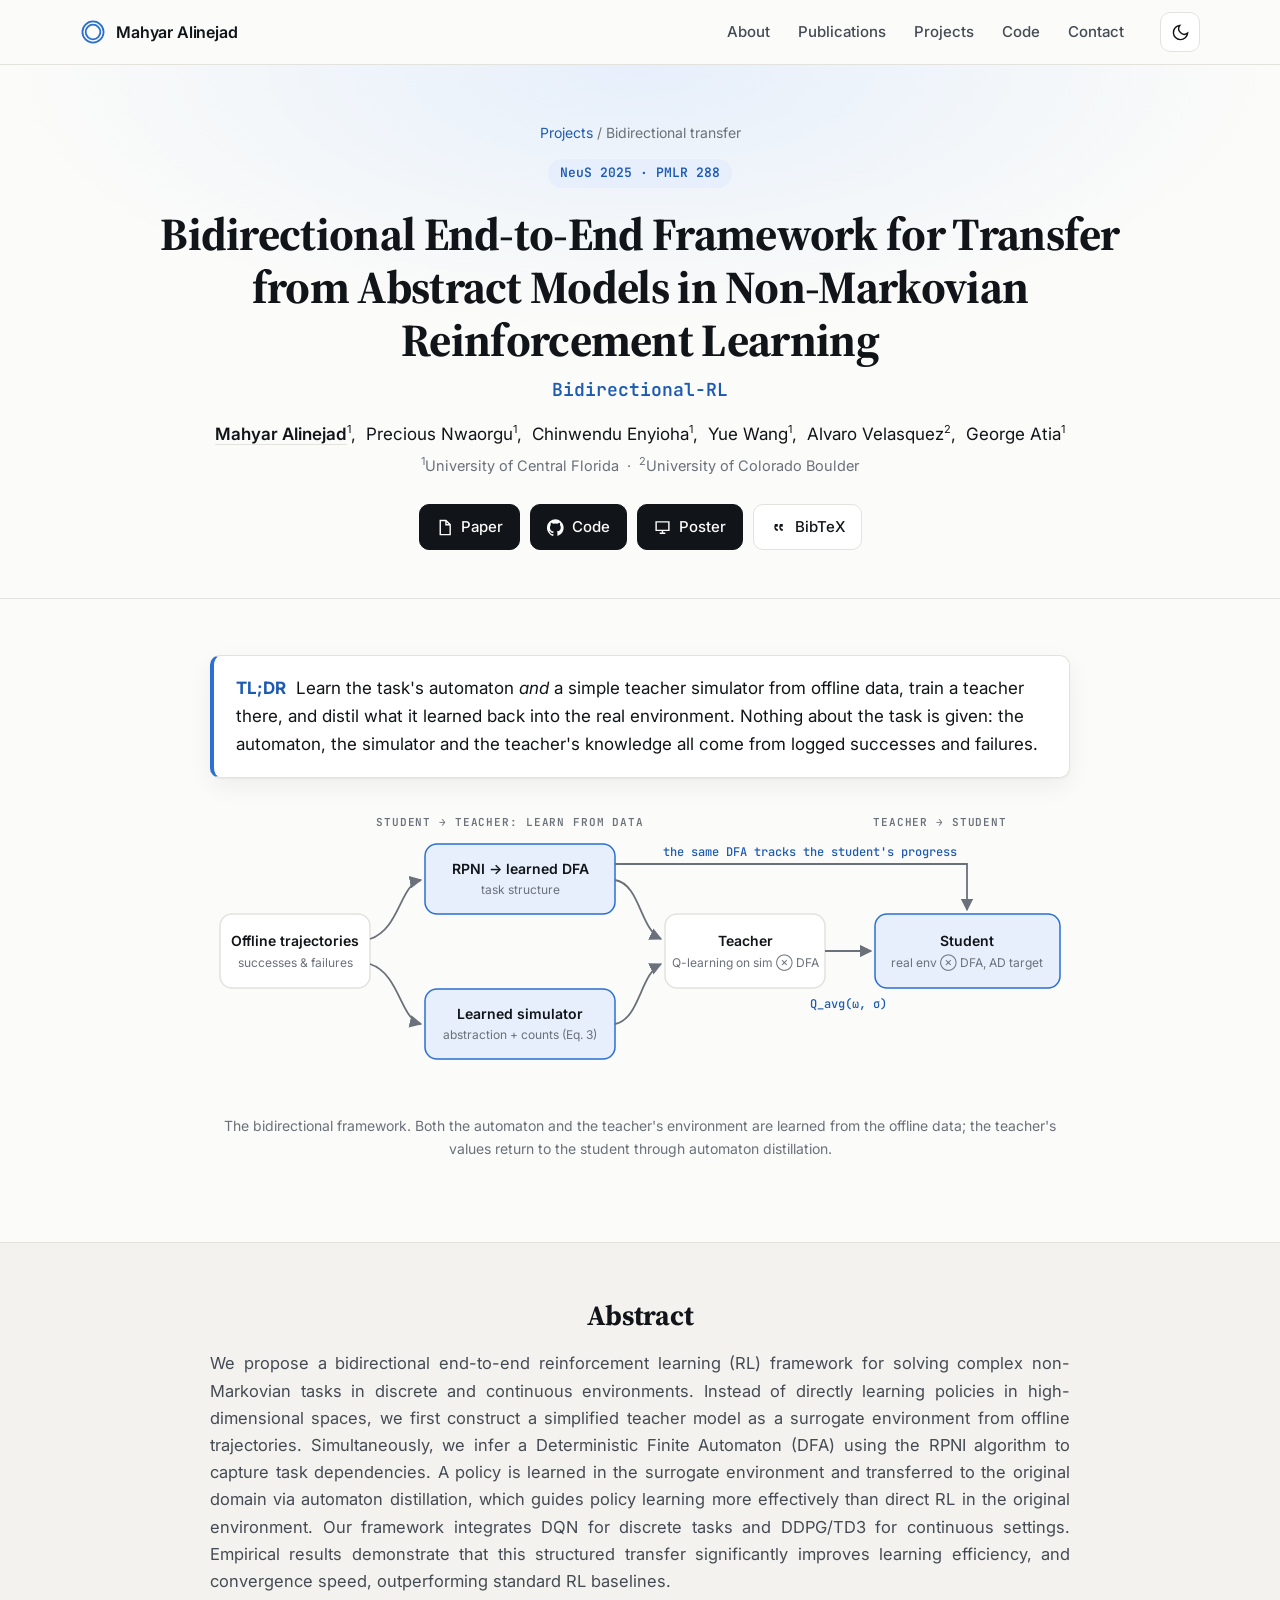
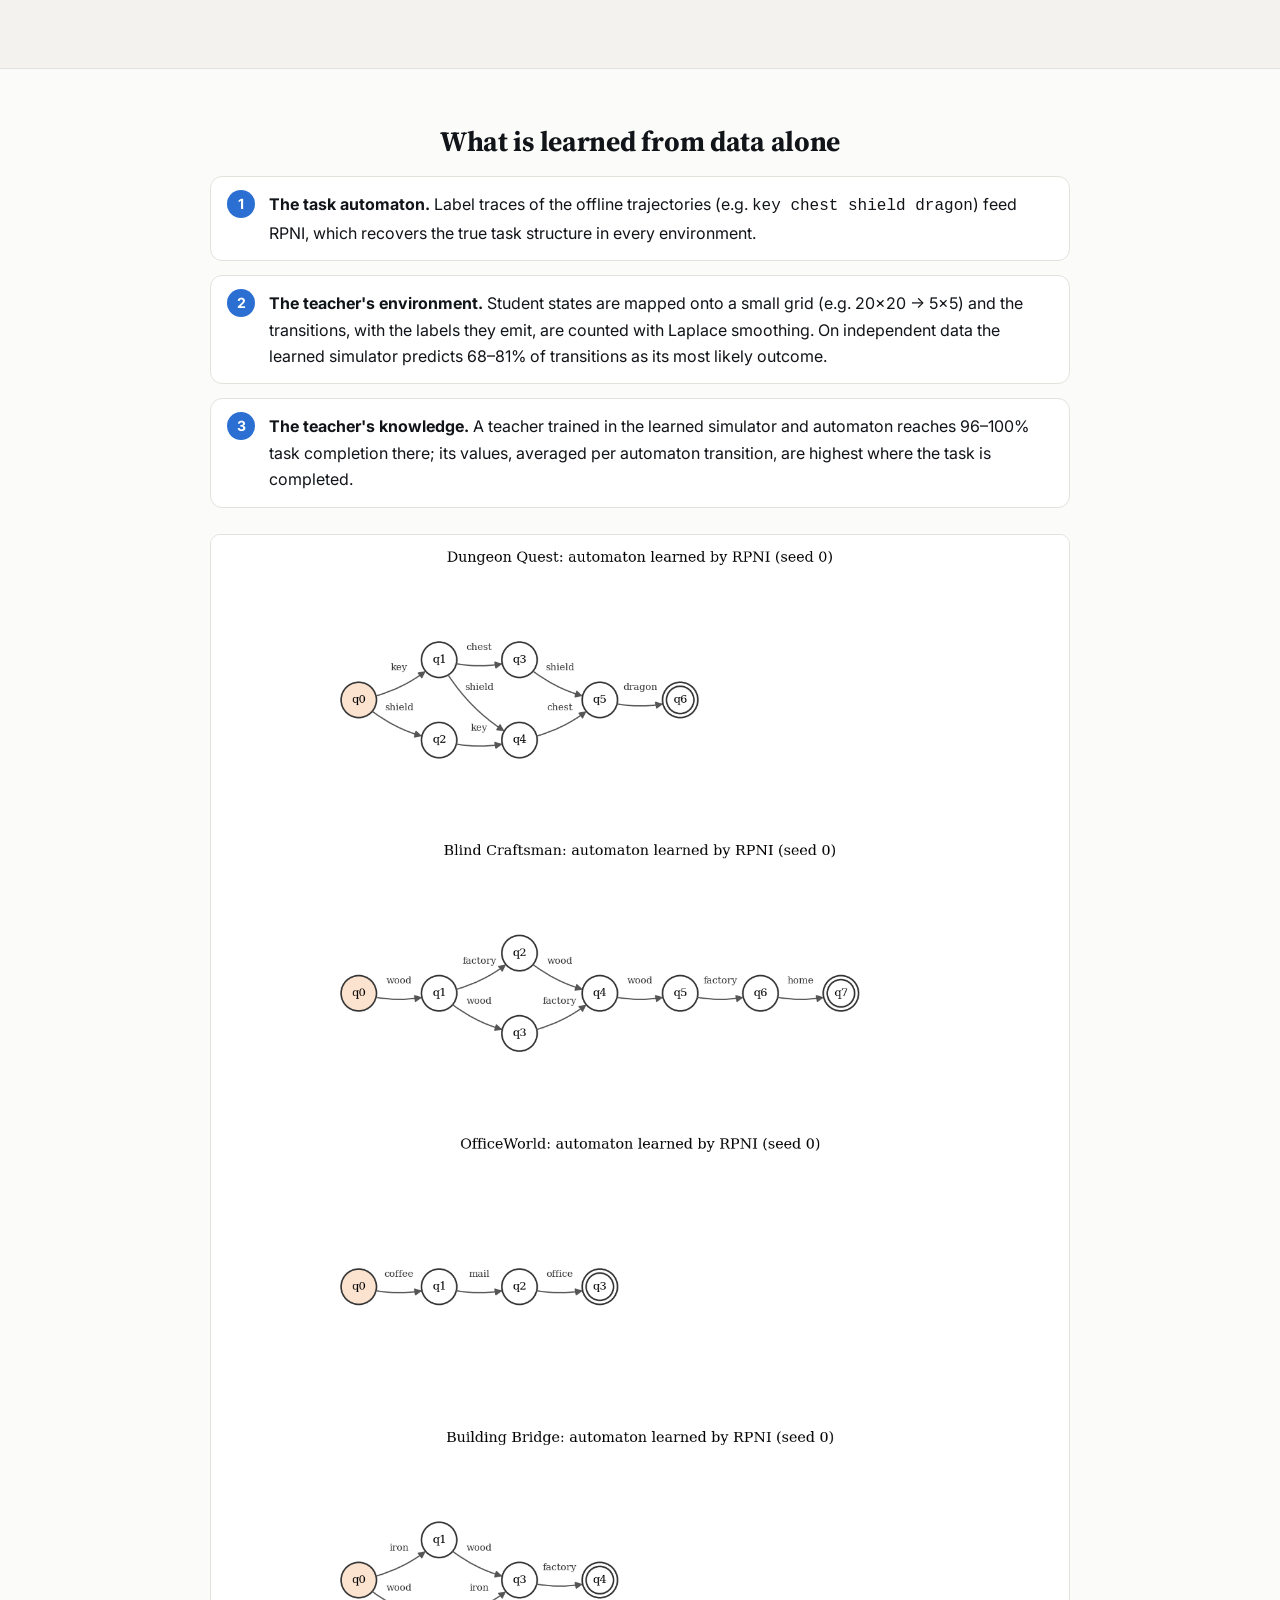
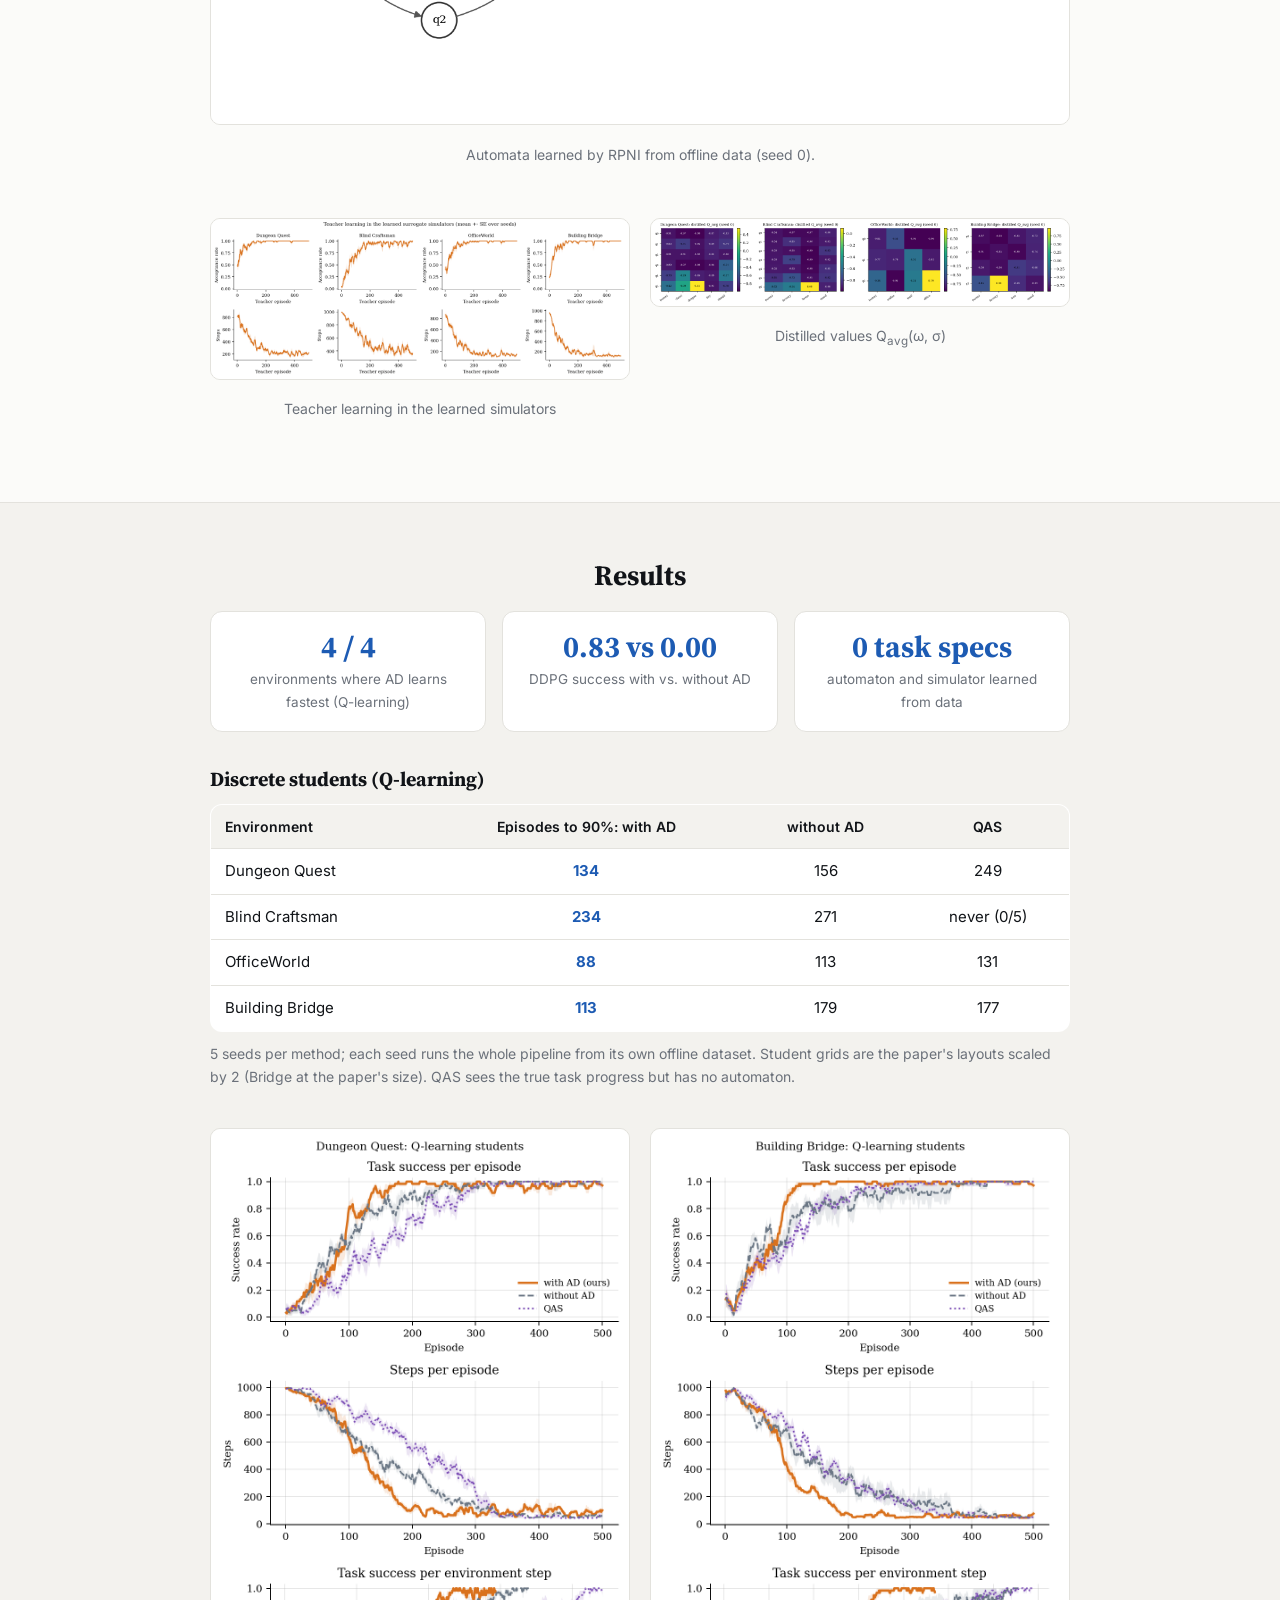
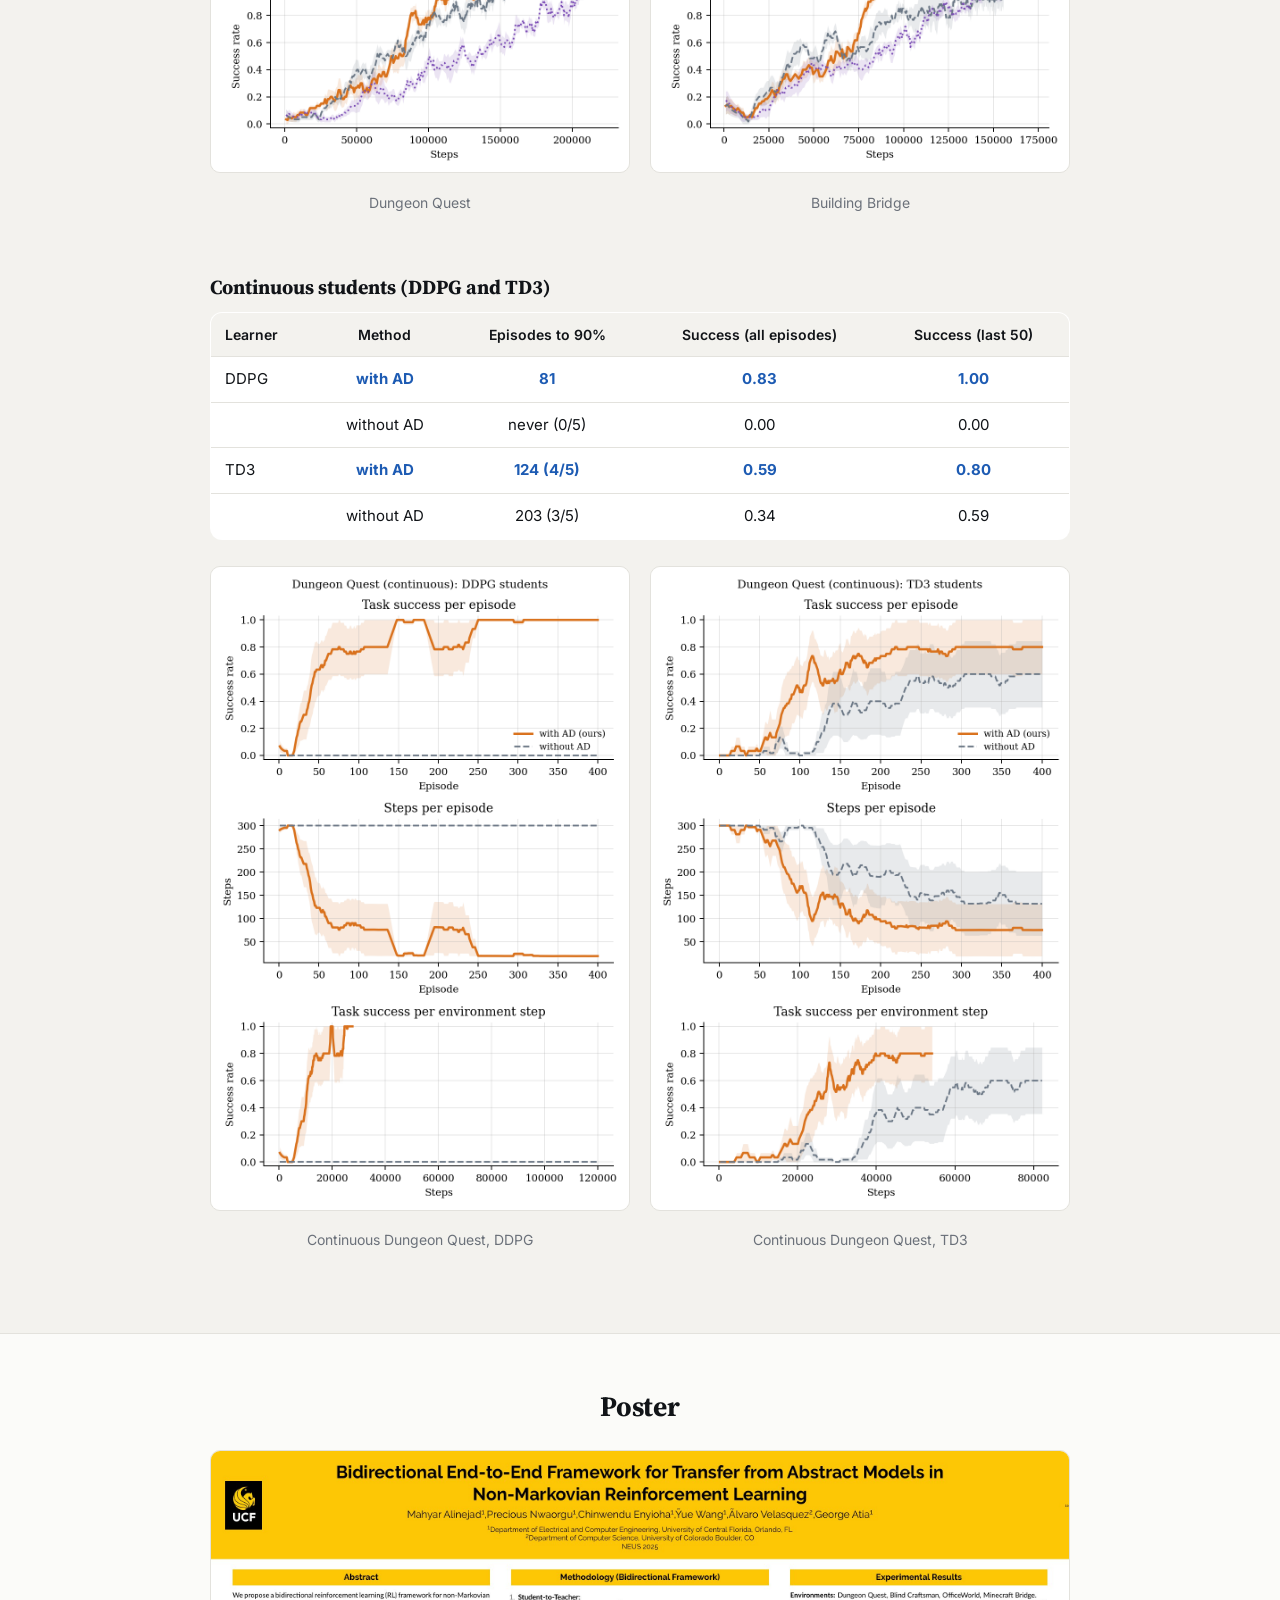
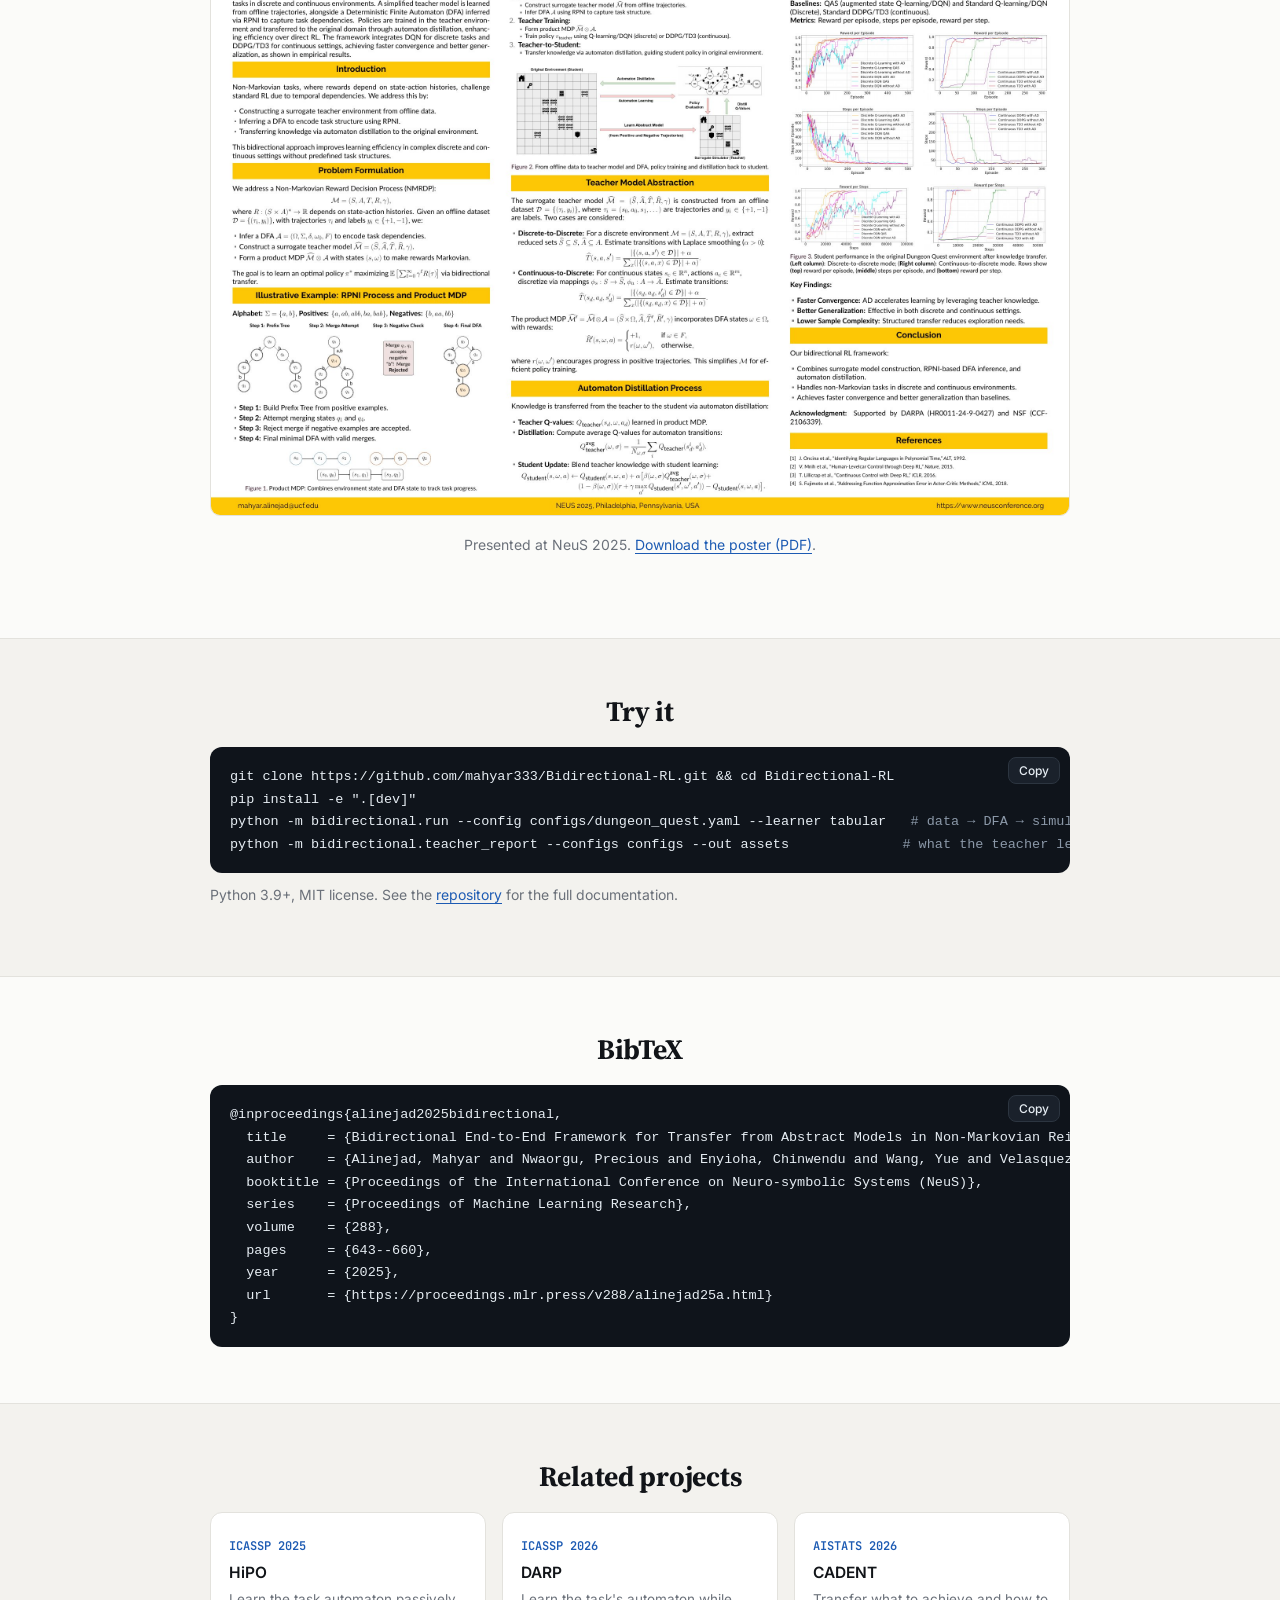
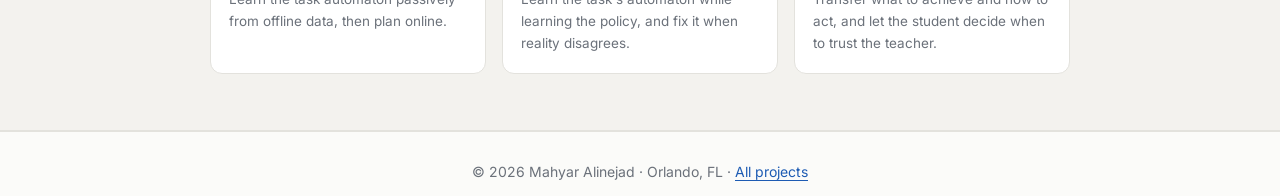
<file: projects/bidirectional/index.html>
<!DOCTYPE html>
<html lang="en">
<head>
  <meta charset="utf-8">
  <meta name="viewport" content="width=device-width, initial-scale=1">
  <title>Bidirectional Transfer from Abstract Models | NeuS 2025</title>
  <meta name="description" content="Learn the task automaton and a teacher simulator from offline data, train a teacher there, and distil its knowledge back into the real environment with automaton distillation. NeuS 2025, Mahyar Alinejad et al.">
  <meta name="author" content="Mahyar Alinejad">
  <link rel="canonical" href="https://mahyar333.github.io/projects/bidirectional/">

  <meta property="og:type" content="article">
  <meta property="og:site_name" content="Mahyar Alinejad">
  <meta property="og:title" content="Bidirectional End-to-End Transfer from Abstract Models in Non-Markovian RL (NeuS 2025)">
  <meta property="og:description" content="Automaton and teacher simulator learned from offline data, knowledge distilled back to the student. DDPG success 0.83 vs 0.00 without distillation.">
  <meta property="og:url" content="https://mahyar333.github.io/projects/bidirectional/">
  <meta property="og:image" content="https://mahyar333.github.io/projects/bidirectional/og.png">
  <meta property="og:image:width" content="1200">
  <meta property="og:image:height" content="630">
  <meta name="twitter:card" content="summary_large_image">
  <meta name="citation_title" content="Bidirectional End-to-End Framework for Transfer from Abstract Models in Non-Markovian Reinforcement Learning">
  <meta name="citation_author" content="Alinejad, Mahyar">
  <meta name="citation_author" content="Nwaorgu, Precious">
  <meta name="citation_author" content="Enyioha, Chinwendu">
  <meta name="citation_author" content="Wang, Yue">
  <meta name="citation_author" content="Velasquez, Alvaro">
  <meta name="citation_author" content="Atia, George">
  <meta name="citation_conference_title" content="International Conference on Neuro-symbolic Systems (NeuS)">
  <meta name="citation_publication_date" content="2025">
  <meta name="citation_pdf_url" content="https://proceedings.mlr.press/v288/alinejad25a/alinejad25a.pdf">

  <link rel="icon" type="image/svg+xml" href="../../assets/favicon.svg">
  <link rel="preconnect" href="https://fonts.googleapis.com">
  <link rel="preconnect" href="https://fonts.gstatic.com" crossorigin>
  <link href="https://fonts.googleapis.com/css2?family=Inter:wght@400;500;600;700&family=Source+Serif+4:opsz,wght@8..60,600;8..60,700&family=JetBrains+Mono:wght@500&display=swap" rel="stylesheet">
  <link rel="stylesheet" href="../../style.css">
  <link rel="stylesheet" href="../project.css">

  <script type="application/ld+json">
  {
    "@context": "https://schema.org",
    "@type": "ScholarlyArticle",
    "headline": "Bidirectional End-to-End Framework for Transfer from Abstract Models in Non-Markovian Reinforcement Learning",
    "author": [
      { "@type": "Person", "name": "Mahyar Alinejad", "url": "https://mahyar333.github.io/" },
      { "@type": "Person", "name": "Precious Nwaorgu" },
      { "@type": "Person", "name": "Chinwendu Enyioha" },
      { "@type": "Person", "name": "Yue Wang" },
      { "@type": "Person", "name": "Alvaro Velasquez" },
      { "@type": "Person", "name": "George Atia" }
    ],
    "datePublished": "2025",
    "isPartOf": { "@type": "PublicationEvent", "name": "NeuS 2025" },
    "url": "https://mahyar333.github.io/projects/bidirectional/",
    "sameAs": ["https://proceedings.mlr.press/v288/alinejad25a.html", "https://github.com/mahyar333/Bidirectional-RL"],
    "image": "https://mahyar333.github.io/projects/bidirectional/og.png"
  }
  </script>
  <script>
    try { var t = localStorage.getItem("theme"); if (t) document.documentElement.dataset.theme = t; } catch (e) {}
  </script>
</head>
<body>
  <a class="skip" href="#main">Skip to content</a>

  <header class="nav">
    <div class="wrap nav-inner">
      <a class="brand" href="../../" aria-label="Home">
        <svg viewBox="0 0 32 32" aria-hidden="true"><circle cx="16" cy="16" r="13" /><circle cx="16" cy="16" r="9" /></svg>
        <span>Mahyar Alinejad</span>
      </a>
      <nav aria-label="Sections">
        <ul class="nav-links" id="nav-links">
          <li><a href="../../#about">About</a></li>
          <li><a href="../../#publications">Publications</a></li>
          <li><a href="../" aria-current="page">Projects</a></li>
          <li><a href="../../#code">Code</a></li>
          <li><a href="../../#contact">Contact</a></li>
        </ul>
      </nav>
      <div class="nav-actions">
        <button class="icon-btn" id="theme-toggle" type="button" aria-label="Toggle dark mode">
          <svg class="i-moon" viewBox="0 0 24 24" aria-hidden="true"><path d="M21 12.8A9 9 0 1 1 11.2 3a7 7 0 0 0 9.8 9.8z"/></svg>
          <svg class="i-sun" viewBox="0 0 24 24" aria-hidden="true"><circle cx="12" cy="12" r="4.5"/><path d="M12 1.5v2.5M12 20v2.5M4.6 4.6l1.8 1.8M17.6 17.6l1.8 1.8M1.5 12H4M20 12h2.5M4.6 19.4l1.8-1.8M17.6 6.4l1.8-1.8"/></svg>
        </button>
        <button class="icon-btn menu-btn" id="menu-toggle" type="button" aria-label="Open menu" aria-expanded="false" aria-controls="nav-links">
          <svg viewBox="0 0 24 24" aria-hidden="true"><path d="M4 7h16M4 12h16M4 17h16"/></svg>
        </button>
      </div>
    </div>
  </header>

      <main id="main">
    <!-- ============================== TITLE ============================== -->
    <section class="p-hero">
      <div class="wrap">
        <p class="crumbs"><a href="../">Projects</a> / Bidirectional transfer</p>
        <span class="p-venue">NeuS 2025 · PMLR 288</span>
        <h1 class="p-title">Bidirectional End-to-End Framework for Transfer from Abstract Models in Non-Markovian Reinforcement Learning</h1>
        <p class="p-short">Bidirectional-RL</p>
        <p class="p-authors">
          <a class="me" href="../../">Mahyar&nbsp;Alinejad</a><sup>1</sup>,&nbsp;
          Precious&nbsp;Nwaorgu<sup>1</sup>,&nbsp;
          Chinwendu&nbsp;Enyioha<sup>1</sup>,&nbsp;
          Yue&nbsp;Wang<sup>1</sup>,&nbsp;
          Alvaro&nbsp;Velasquez<sup>2</sup>,&nbsp;
          George&nbsp;Atia<sup>1</sup>
        </p>
        <p class="p-affil"><sup>1</sup>University&nbsp;of&nbsp;Central&nbsp;Florida &nbsp;·&nbsp; <sup>2</sup>University&nbsp;of&nbsp;Colorado&nbsp;Boulder</p>
        <div class="p-links">
          <a class="btn" href="https://proceedings.mlr.press/v288/alinejad25a.html" target="_blank" rel="noopener">
            <svg viewBox="0 0 24 24" aria-hidden="true"><path d="M6 2h8l6 6v14H6z M14 2v6h6" fill="none" stroke="currentColor" stroke-width="2"/></svg>Paper</a>
          <a class="btn" href="https://github.com/mahyar333/Bidirectional-RL" target="_blank" rel="noopener">
            <svg viewBox="0 0 24 24" aria-hidden="true"><path d="M12 .5a12 12 0 0 0-3.8 23.4c.6.1.8-.3.8-.6v-2c-3.3.7-4-1.6-4-1.6-.6-1.4-1.4-1.8-1.4-1.8-1-.7.1-.7.1-.7 1.2.1 1.8 1.2 1.8 1.2 1 1.8 2.8 1.3 3.5 1 .1-.8.4-1.3.7-1.6-2.7-.3-5.5-1.3-5.5-6 0-1.3.5-2.4 1.2-3.2-.1-.3-.5-1.5.1-3.2 0 0 1-.3 3.3 1.2a11.5 11.5 0 0 1 6 0c2.3-1.5 3.3-1.2 3.3-1.2.7 1.7.2 2.9.1 3.2.8.8 1.2 1.9 1.2 3.2 0 4.6-2.8 5.6-5.5 5.9.4.4.8 1.1.8 2.2v3.3c0 .3.2.7.8.6A12 12 0 0 0 12 .5z"/></svg>Code</a>
          <a class="btn" href="poster.pdf" target="_blank" rel="noopener">
            <svg viewBox="0 0 24 24" aria-hidden="true"><path d="M3 4h18v12H3z M8 20h8 M12 16v4" fill="none" stroke="currentColor" stroke-width="2"/></svg>Poster</a>
          <a class="btn ghost" href="#bibtex">
            <svg viewBox="0 0 24 24" aria-hidden="true"><path d="M7 7h4v4H8c0 2 1 3 3 3v3c-3 0-5-2-5-6zM14 7h4v4h-3c0 2 1 3 3 3v3c-3 0-5-2-5-6z"/></svg>BibTeX</a>
        </div>
      </div>
    </section>

    <!-- ============================== TL;DR + OVERVIEW ============================== -->
    <section class="p-section">
      <div class="narrow">
        <p class="tldr"><b>TL;DR</b> &nbsp;Learn the task's automaton <i>and</i> a simple teacher simulator from offline data, train a
          teacher there, and distil what it learned back into the real environment. Nothing about the task is given: the
          automaton, the simulator and the teacher's knowledge all come from logged successes and failures.</p>

        <figure class="fig">
          <svg class="pipe" viewBox="0 0 860 300" role="img" aria-label="Bidirectional framework: offline trajectories give a DFA through RPNI and a learned teacher simulator through abstraction and counting; a teacher is trained in the simulator combined with the DFA, and its distilled values per automaton transition guide the student in the original environment.">
            <defs><marker id="ah" viewBox="0 0 10 10" refX="9" refY="5" markerWidth="7" markerHeight="7" orient="auto-start-reverse"><path class="ah" d="M0,0 L10,5 L0,10 z"/></marker></defs>
            <text class="stage" x="300" y="22">STUDENT → TEACHER: LEARN FROM DATA</text>
            <text class="stage" x="730" y="22">TEACHER → STUDENT</text>
            <g class="box"><rect x="10" y="110" width="150" height="74" rx="12"/><text x="85" y="142">Offline trajectories</text><text class="sub" x="85" y="163">successes &amp; failures</text></g>
            <g class="box key"><rect x="215" y="40" width="190" height="70" rx="12"/><text x="310" y="70">RPNI → learned DFA</text><text class="sub" x="310" y="90">task structure</text></g>
            <g class="box key"><rect x="215" y="185" width="190" height="70" rx="12"/><text x="310" y="215">Learned simulator</text><text class="sub" x="310" y="235">abstraction + counts (Eq. 3)</text></g>
            <g class="box"><rect x="455" y="110" width="160" height="74" rx="12"/><text x="535" y="142">Teacher</text><text class="sub" x="535" y="163">Q-learning on sim ⊗ DFA</text></g>
            <g class="box key"><rect x="665" y="110" width="185" height="74" rx="12"/><text x="757" y="142">Student</text><text class="sub" x="757" y="163">real env ⊗ DFA, AD target</text></g>
            <path class="arrow" d="M160 135 C190 125 190 80 211 76" marker-end="url(#ah)"/>
            <path class="arrow" d="M160 160 C190 170 190 215 211 220" marker-end="url(#ah)"/>
            <path class="arrow" d="M405 76 C430 80 430 125 451 135" marker-end="url(#ah)"/>
            <path class="arrow" d="M405 220 C430 215 430 170 451 160" marker-end="url(#ah)"/>
            <path class="arrow" d="M615 147 H661" marker-end="url(#ah)"/>
            <text class="lab" x="638" y="204">Q_avg(ω, σ)</text>
            <path class="arrow" d="M405 60 H757 V106" marker-end="url(#ah)"/>
            <text class="lab" x="600" y="52">the same DFA tracks the student's progress</text>
          </svg>
          <figcaption>The bidirectional framework. Both the automaton and the teacher's environment are learned from the
            offline data; the teacher's values return to the student through automaton distillation.</figcaption>
        </figure>
      </div>
    </section>

    <!-- ============================== ABSTRACT ============================== -->
    <section class="p-section alt">
      <div class="narrow">
        <h2 class="p-h2">Abstract</h2>
        <p class="abstract">We propose a bidirectional end-to-end reinforcement learning (RL) framework for solving complex
          non-Markovian tasks in discrete and continuous environments. Instead of directly learning policies in high-dimensional
          spaces, we first construct a simplified teacher model as a surrogate environment from offline trajectories.
          Simultaneously, we infer a Deterministic Finite Automaton (DFA) using the RPNI algorithm to capture task dependencies. A
          policy is learned in the surrogate environment and transferred to the original domain via automaton distillation, which
          guides policy learning more effectively than direct RL in the original environment. Our framework integrates DQN for
          discrete tasks and DDPG/TD3 for continuous settings. Empirical results demonstrate that this structured transfer
          significantly improves learning efficiency, and convergence speed, outperforming standard RL baselines.</p>
      </div>
    </section>

    <!-- ============================== TEACHER SIDE ============================== -->
    <section class="p-section">
      <div class="narrow">
        <h2 class="p-h2">What is learned from data alone</h2>
        <ol class="steps">
          <li><b>The task automaton.</b> Label traces of the offline trajectories (e.g. <code>key chest shield dragon</code>) feed
            RPNI, which recovers the true task structure in every environment.</li>
          <li><b>The teacher's environment.</b> Student states are mapped onto a small grid (e.g. 20&times;20 &rarr; 5&times;5)
            and the transitions, with the labels they emit, are counted with Laplace smoothing. On independent data the
            learned simulator predicts 68&ndash;81% of transitions as its most likely outcome.</li>
          <li><b>The teacher's knowledge.</b> A teacher trained in the learned simulator and automaton reaches 96&ndash;100%
            task completion there; its values, averaged per automaton transition, are highest where the task is completed.</li>
        </ol>
        <figure class="fig"><img src="img/learned_automata.png" alt="Automata learned by RPNI for Dungeon Quest, Blind Craftsman, OfficeWorld and Building Bridge" loading="lazy">
          <figcaption>Automata learned by RPNI from offline data (seed 0).</figcaption></figure>
        <div class="fig-row">
          <figure class="fig"><img src="img/teacher_curves.png" alt="Teacher acceptance rate and steps per episode in the learned simulators" loading="lazy"><figcaption>Teacher learning in the learned simulators</figcaption></figure>
          <figure class="fig"><img src="img/distilled_values.png" alt="Heatmaps of distilled values per automaton state and label" loading="lazy"><figcaption>Distilled values Q<sub>avg</sub>(&omega;, &sigma;)</figcaption></figure>
        </div>
      </div>
    </section>

    <!-- ============================== RESULTS ============================== -->
    <section class="p-section alt">
      <div class="narrow">
        <h2 class="p-h2">Results</h2>
        <div class="kpis">
          <div class="kpi"><div class="v">4 / 4</div><div class="k">environments where AD learns fastest (Q-learning)</div></div>
          <div class="kpi"><div class="v">0.83 vs 0.00</div><div class="k">DDPG success with vs. without AD</div></div>
          <div class="kpi"><div class="v">0 task specs</div><div class="k">automaton and simulator learned from data</div></div>
        </div>

        <h3 class="p-h3">Discrete students (Q-learning)</h3>
        <div class="table-wrap">
          <table class="p-table">
            <thead><tr><th>Environment</th><th>Episodes to 90%: with AD</th><th>without AD</th><th>QAS</th></tr></thead>
            <tbody>
              <tr><td>Dungeon Quest</td><td class="win">134</td><td>156</td><td>249</td></tr>
              <tr><td>Blind Craftsman</td><td class="win">234</td><td>271</td><td>never (0/5)</td></tr>
              <tr><td>OfficeWorld</td><td class="win">88</td><td>113</td><td>131</td></tr>
              <tr><td>Building Bridge</td><td class="win">113</td><td>179</td><td>177</td></tr>
            </tbody>
          </table>
        </div>
        <p class="note">5 seeds per method; each seed runs the whole pipeline from its own offline dataset. Student grids are
          the paper's layouts scaled by 2 (Bridge at the paper's size). QAS sees the true task progress but has no automaton.</p>
        <div class="fig-row">
          <figure class="fig"><img src="img/dungeon_quest_tabular.png" alt="Dungeon Quest learning curves" loading="lazy"><figcaption>Dungeon Quest</figcaption></figure>
          <figure class="fig"><img src="img/bridge_tabular.png" alt="Building Bridge learning curves" loading="lazy"><figcaption>Building Bridge</figcaption></figure>
        </div>

        <h3 class="p-h3">Continuous students (DDPG and TD3)</h3>
        <div class="table-wrap">
          <table class="p-table">
            <thead><tr><th>Learner</th><th>Method</th><th>Episodes to 90%</th><th>Success (all episodes)</th><th>Success (last 50)</th></tr></thead>
            <tbody>
              <tr><td>DDPG</td><td class="win">with AD</td><td class="win">81</td><td class="win">0.83</td><td class="win">1.00</td></tr>
              <tr><td></td><td>without AD</td><td>never (0/5)</td><td>0.00</td><td>0.00</td></tr>
              <tr><td>TD3</td><td class="win">with AD</td><td class="win">124 (4/5)</td><td class="win">0.59</td><td class="win">0.80</td></tr>
              <tr><td></td><td>without AD</td><td>203 (3/5)</td><td>0.34</td><td>0.59</td></tr>
            </tbody>
          </table>
        </div>
        <div class="fig-row">
          <figure class="fig"><img src="img/dungeon_quest_continuous_ddpg.png" alt="Continuous Dungeon Quest, DDPG learning curves" loading="lazy"><figcaption>Continuous Dungeon Quest, DDPG</figcaption></figure>
          <figure class="fig"><img src="img/dungeon_quest_continuous_td3.png" alt="Continuous Dungeon Quest, TD3 learning curves" loading="lazy"><figcaption>Continuous Dungeon Quest, TD3</figcaption></figure>
        </div>
      </div>
    </section>

    <!-- ============================== POSTER ============================== -->
    <section class="p-section">
      <div class="narrow">
        <h2 class="p-h2">Poster</h2>
        <figure class="fig">
          <a href="poster.pdf" target="_blank" rel="noopener"><img src="img/poster.jpg" alt="Conference poster for this paper" loading="lazy"></a>
          <figcaption>Presented at NeuS 2025. <a href="poster.pdf" target="_blank" rel="noopener">Download the poster (PDF)</a>.</figcaption>
        </figure>
      </div>
    </section>

    <!-- ============================== CODE ============================== -->
    <section class="p-section alt">
      <div class="narrow">
        <h2 class="p-h2">Try it</h2>
        <pre class="code"><button class="copy" type="button" data-copy="quickstart">Copy</button><code id="quickstart">git clone https://github.com/mahyar333/Bidirectional-RL.git && cd Bidirectional-RL
pip install -e ".[dev]"
python -m bidirectional.run --config configs/dungeon_quest.yaml --learner tabular   <span class="c"># data → DFA → simulator → teacher → students</span>
python -m bidirectional.teacher_report --configs configs --out assets              <span class="c"># what the teacher learned</span></code></pre>
        <p class="note">Python 3.9+, MIT license. See the <a href="https://github.com/mahyar333/Bidirectional-RL" target="_blank" rel="noopener">repository</a> for the full documentation.</p>
      </div>
    </section>

    <!-- ============================== BIBTEX ============================== -->
    <section class="p-section" id="bibtex">
      <div class="narrow">
        <h2 class="p-h2">BibTeX</h2>
        <pre class="code"><button class="copy" type="button" data-copy="bib">Copy</button><code id="bib">@inproceedings{alinejad2025bidirectional,
  title     = {Bidirectional End-to-End Framework for Transfer from Abstract Models in Non-Markovian Reinforcement Learning},
  author    = {Alinejad, Mahyar and Nwaorgu, Precious and Enyioha, Chinwendu and Wang, Yue and Velasquez, Alvaro and Atia, George},
  booktitle = {Proceedings of the International Conference on Neuro-symbolic Systems (NeuS)},
  series    = {Proceedings of Machine Learning Research},
  volume    = {288},
  pages     = {643--660},
  year      = {2025},
  url       = {https://proceedings.mlr.press/v288/alinejad25a.html}
}</code></pre>
      </div>
    </section>

    <!-- ============================== RELATED ============================== -->
    <section class="p-section alt">
      <div class="narrow">
        <h2 class="p-h2">Related projects</h2>
        <div class="related">
          <a class="rel" href="../hipo/"><span class="v">ICASSP 2025</span>
            <h4>HiPO</h4><p>Learn the task automaton passively from offline data, then plan online.</p></a>
          <a class="rel" href="../darp/"><span class="v">ICASSP 2026</span>
            <h4>DARP</h4><p>Learn the task's automaton while learning the policy, and fix it when reality disagrees.</p></a>
          <a class="rel" href="../cadent/"><span class="v">AISTATS 2026</span>
            <h4>CADENT</h4><p>Transfer what to achieve and how to act, and let the student decide when to trust the teacher.</p></a>
        </div>
      </div>
    </section>
  </main>

  <footer class="footer">
    <div class="wrap">
      <p>© <span id="year">2026</span> Mahyar Alinejad · Orlando, FL · <a href="../">All projects</a></p>
    </div>
  </footer>

  <script src="../../main.js"></script>
  <script src="../project.js"></script>
</body>
</html>
</file>
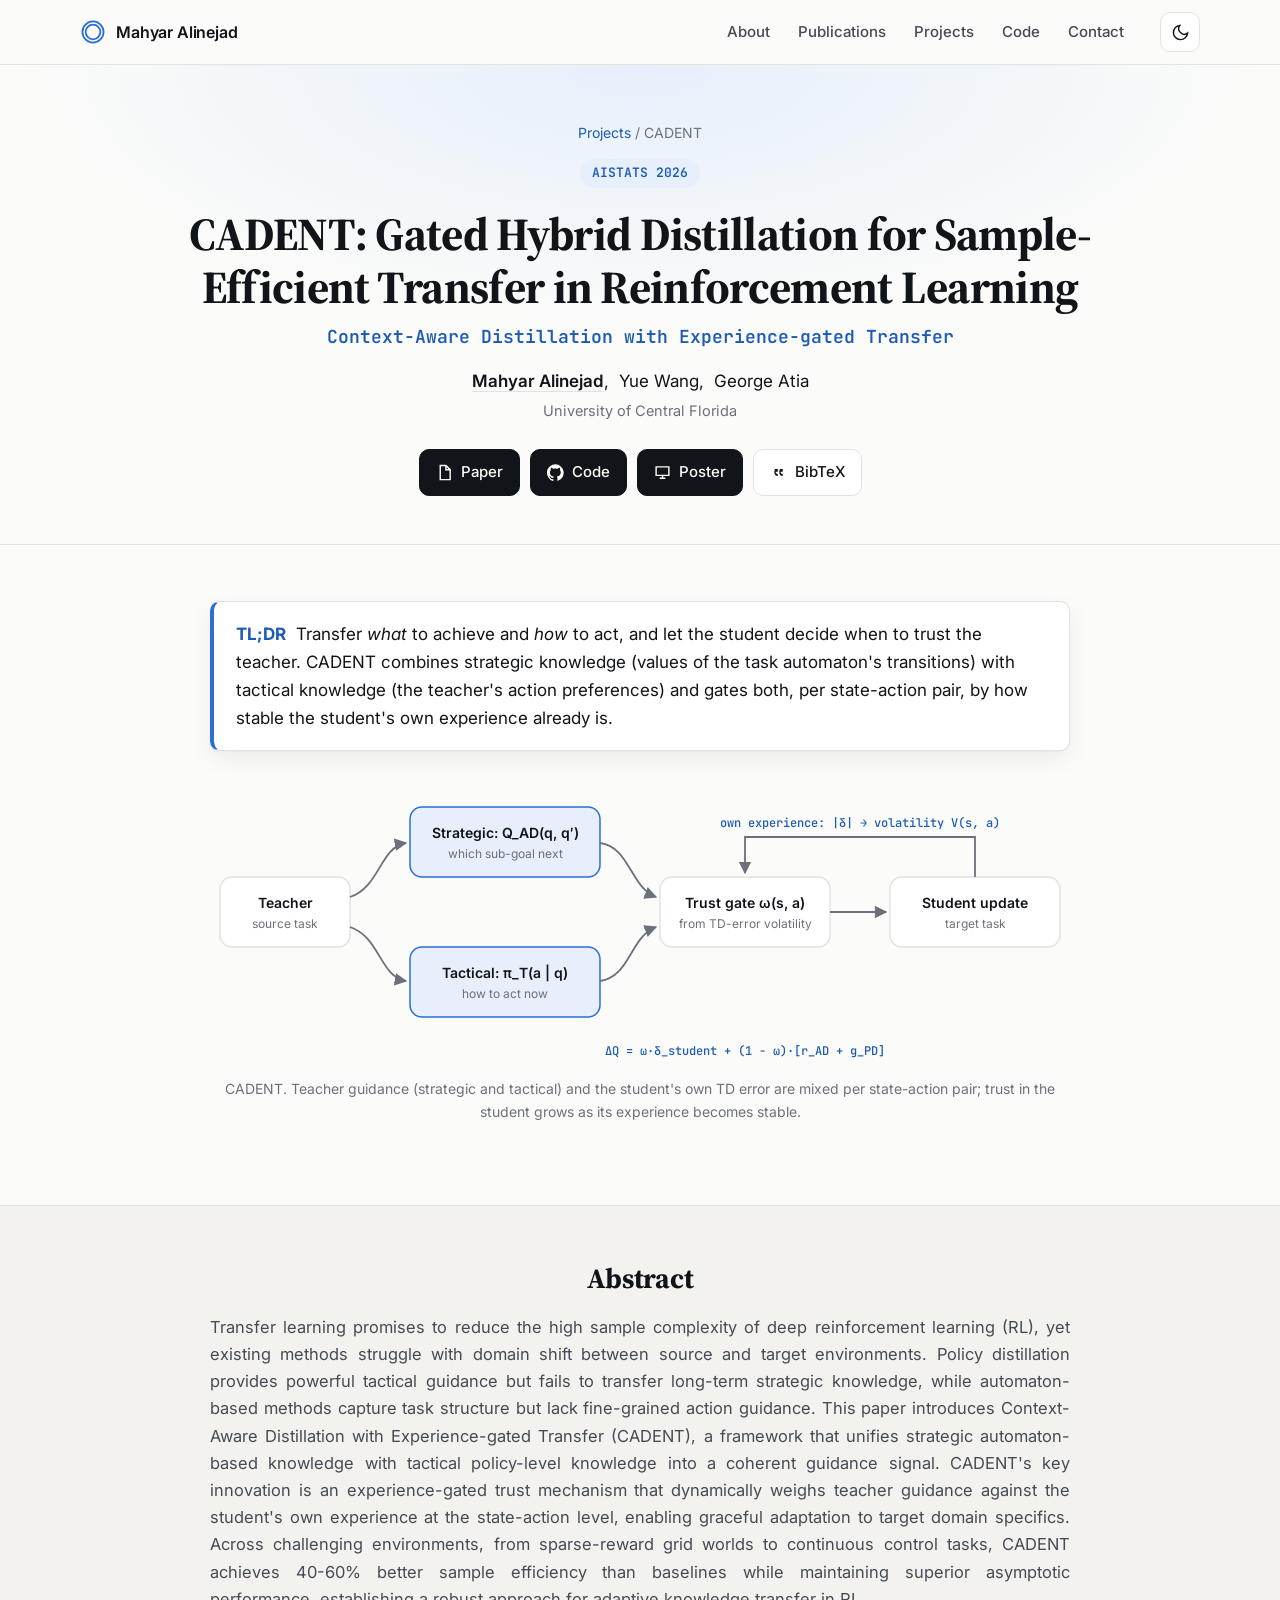
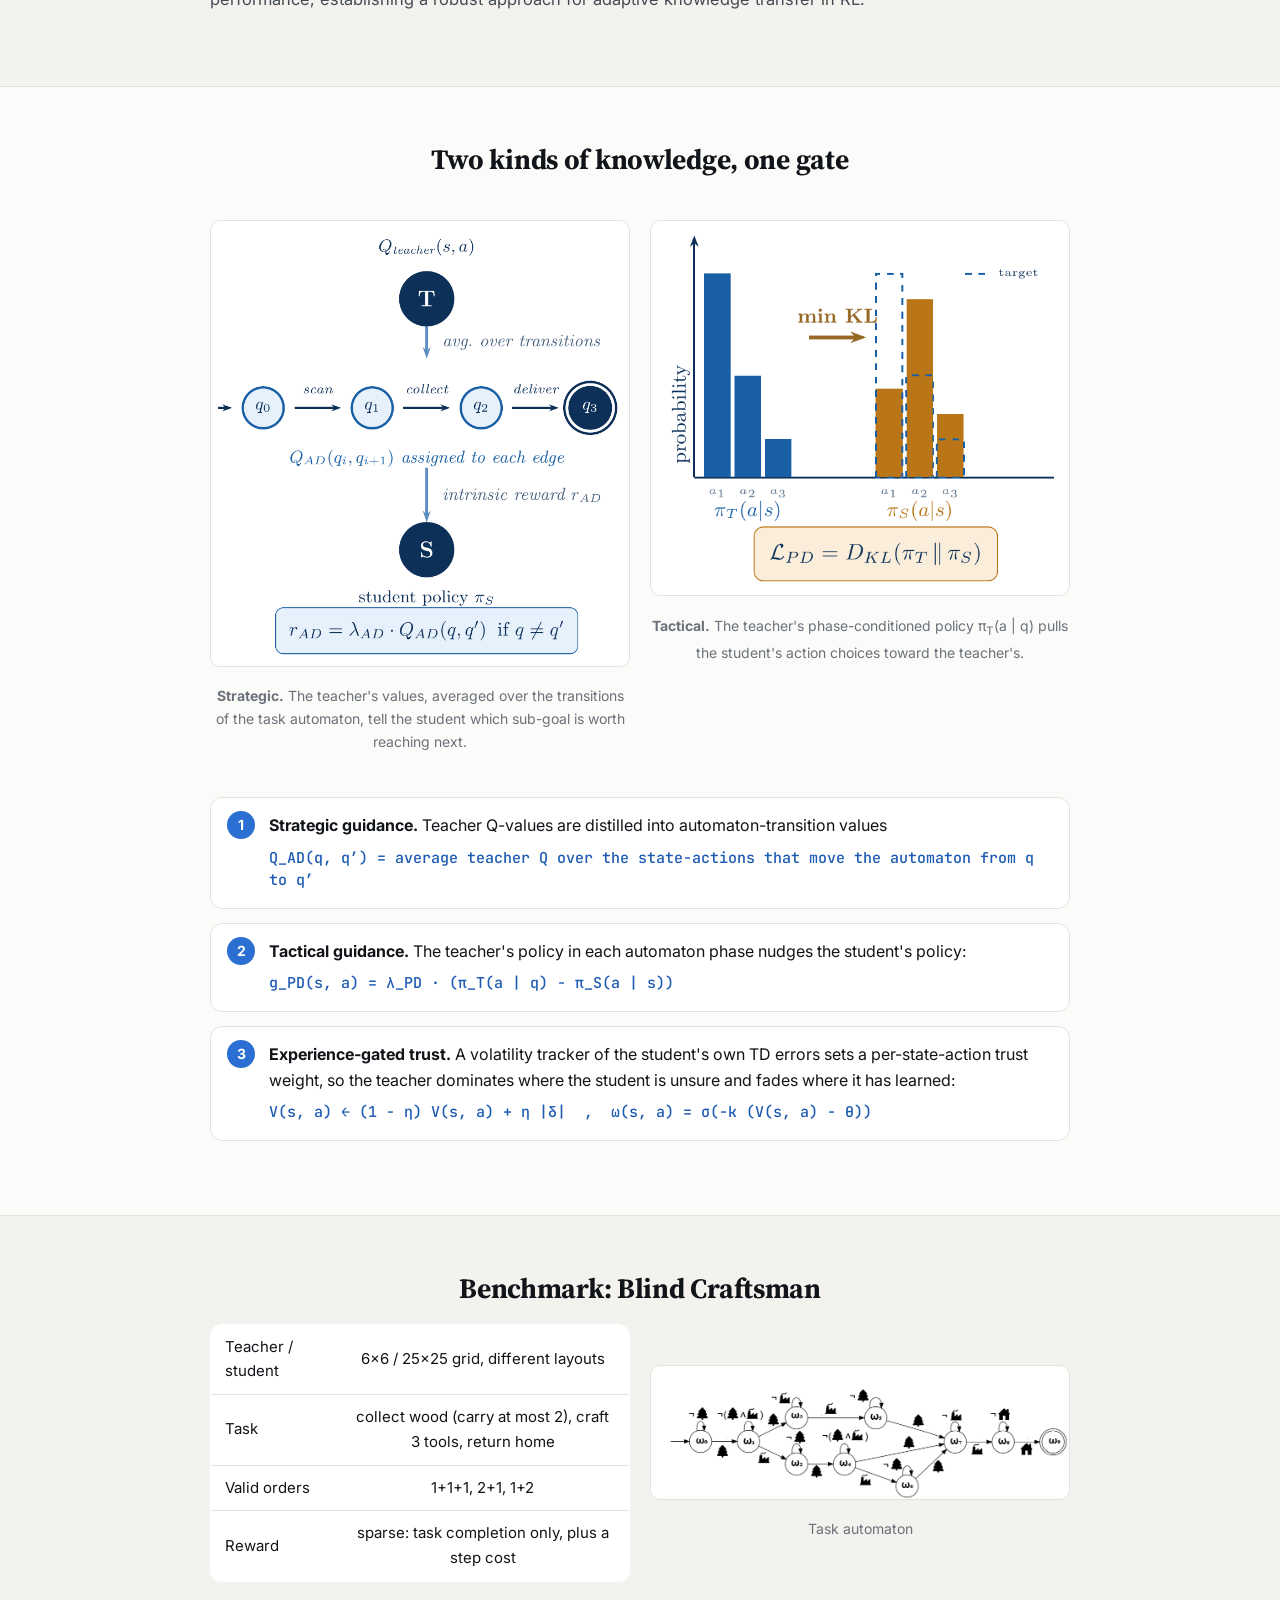
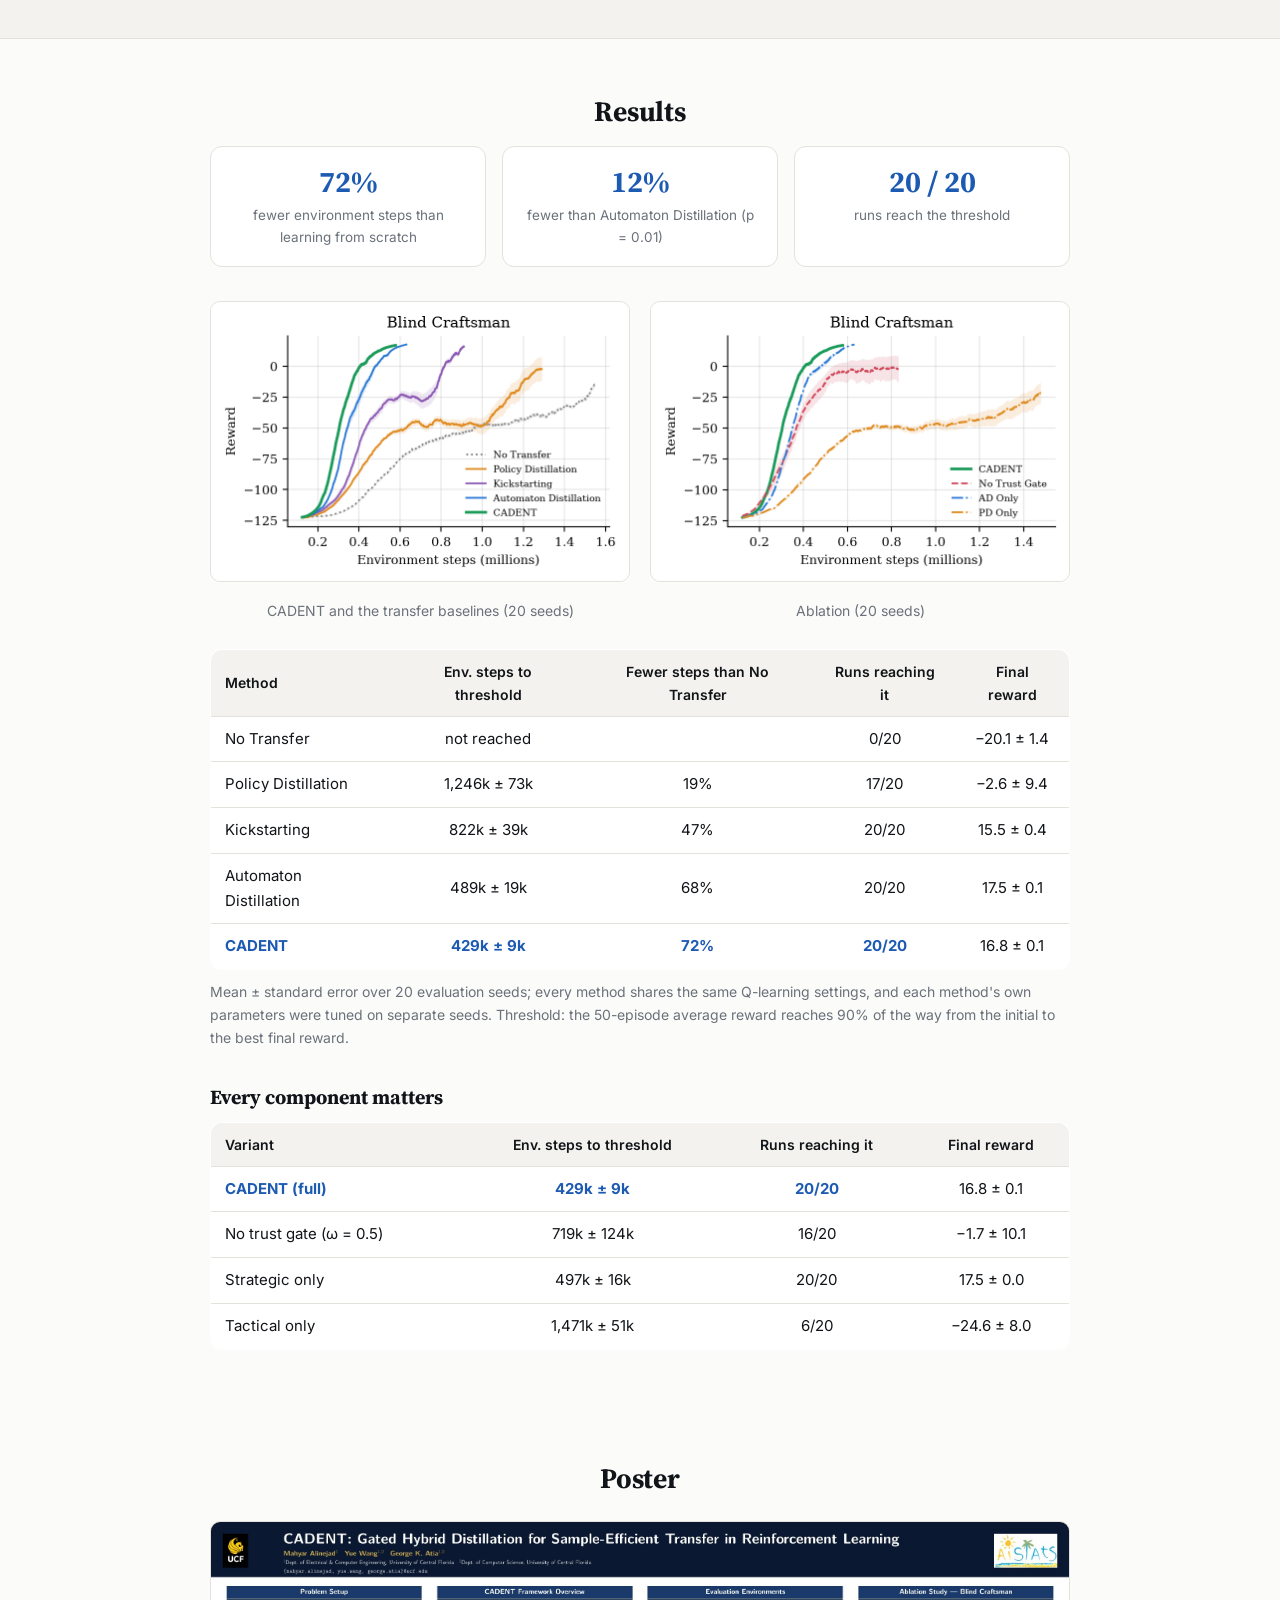
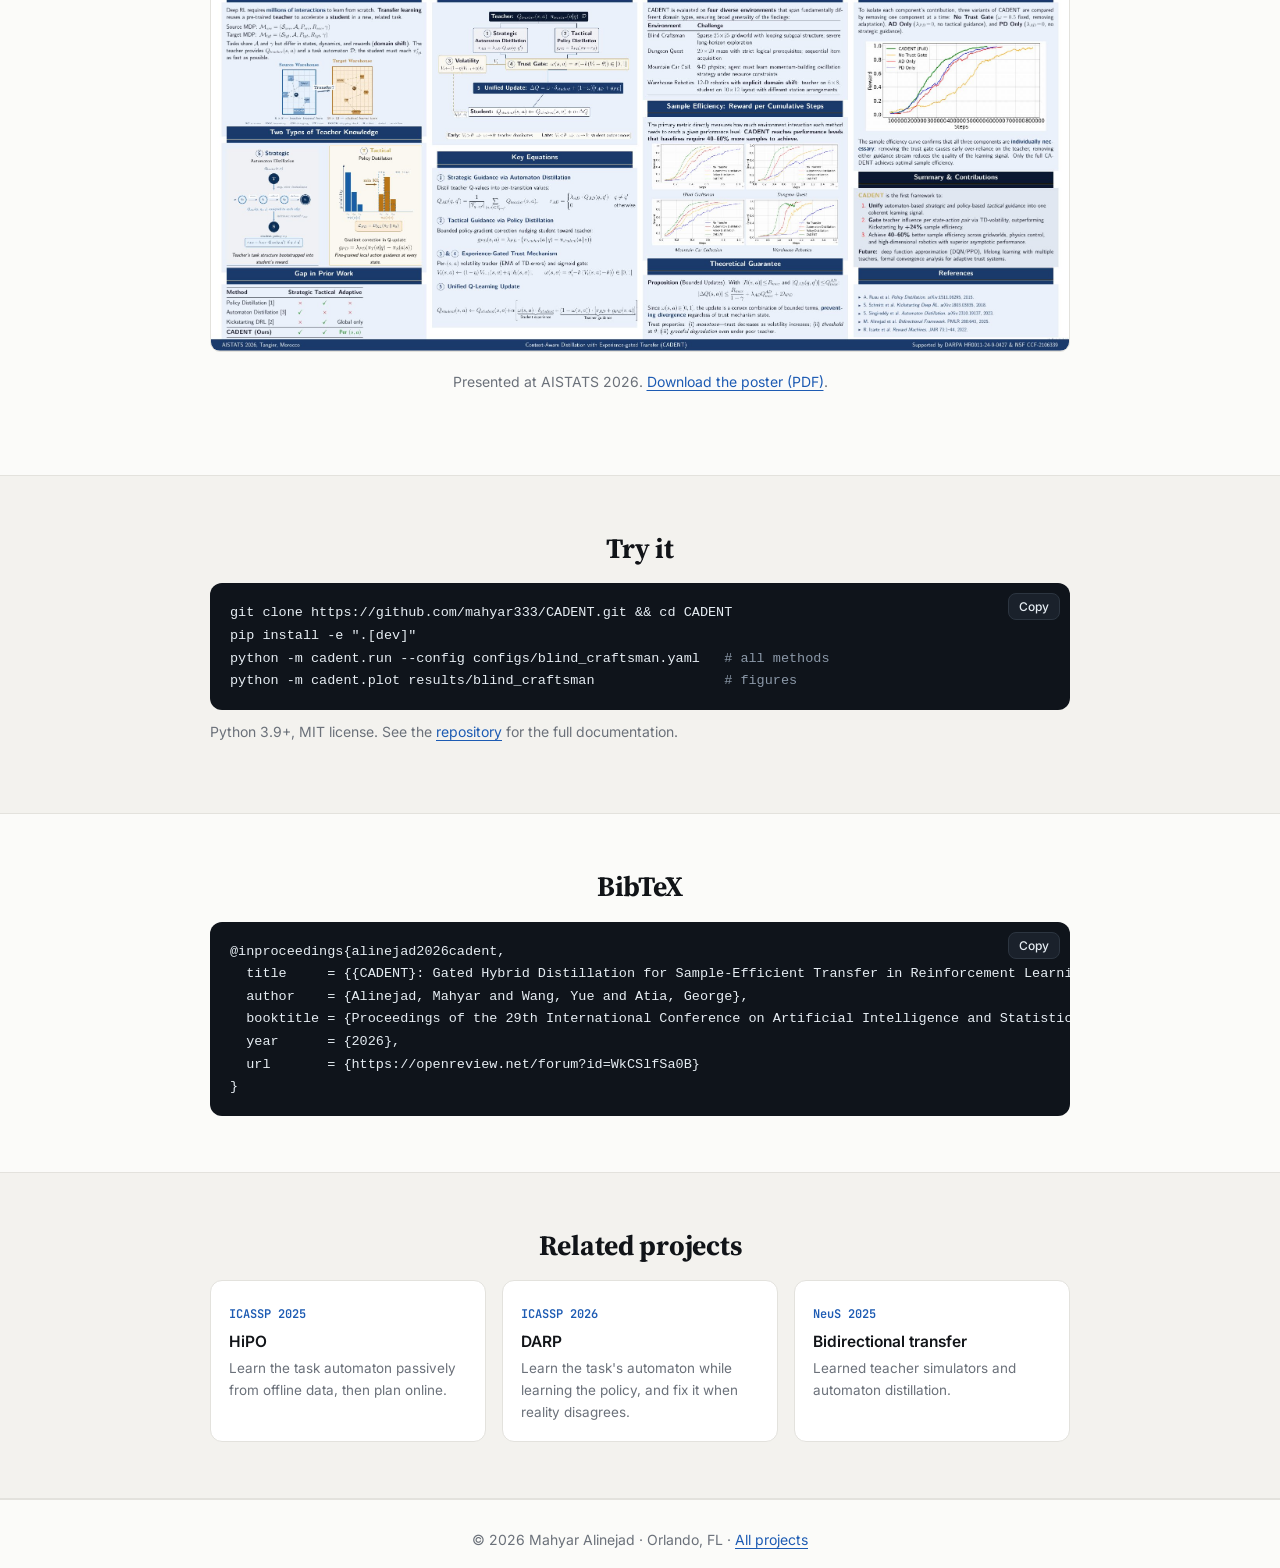
<file: projects/cadent/index.html>
<!DOCTYPE html>
<html lang="en">
<head>
  <meta charset="utf-8">
  <meta name="viewport" content="width=device-width, initial-scale=1">
  <title>CADENT: Gated Hybrid Distillation for Transfer in RL | AISTATS 2026</title>
  <meta name="description" content="CADENT combines strategic automaton knowledge with tactical policy knowledge for transfer in reinforcement learning, gated per state-action by the student's own experience. AISTATS 2026, Mahyar Alinejad et al.">
  <meta name="author" content="Mahyar Alinejad">
  <link rel="canonical" href="https://mahyar333.github.io/projects/cadent/">

  <meta property="og:type" content="article">
  <meta property="og:site_name" content="Mahyar Alinejad">
  <meta property="og:title" content="CADENT: Gated Hybrid Distillation for Sample-Efficient Transfer in RL (AISTATS 2026)">
  <meta property="og:description" content="Transfer what to achieve and how to act, and let the student decide when to trust the teacher. 72% fewer environment steps than learning from scratch.">
  <meta property="og:url" content="https://mahyar333.github.io/projects/cadent/">
  <meta property="og:image" content="https://mahyar333.github.io/projects/cadent/og.png">
  <meta property="og:image:width" content="1200">
  <meta property="og:image:height" content="630">
  <meta name="twitter:card" content="summary_large_image">
  <meta name="citation_title" content="CADENT: Gated Hybrid Distillation for Sample-Efficient Transfer in Reinforcement Learning">
  <meta name="citation_author" content="Alinejad, Mahyar">
  <meta name="citation_author" content="Wang, Yue">
  <meta name="citation_author" content="Atia, George">
  <meta name="citation_conference_title" content="International Conference on Artificial Intelligence and Statistics (AISTATS)">
  <meta name="citation_publication_date" content="2026">
  <meta name="citation_pdf_url" content="https://openreview.net/pdf?id=WkCSlfSa0B">

  <link rel="icon" type="image/svg+xml" href="../../assets/favicon.svg">
  <link rel="preconnect" href="https://fonts.googleapis.com">
  <link rel="preconnect" href="https://fonts.gstatic.com" crossorigin>
  <link href="https://fonts.googleapis.com/css2?family=Inter:wght@400;500;600;700&family=Source+Serif+4:opsz,wght@8..60,600;8..60,700&family=JetBrains+Mono:wght@500&display=swap" rel="stylesheet">
  <link rel="stylesheet" href="../../style.css">
  <link rel="stylesheet" href="../project.css">

  <script type="application/ld+json">
  {
    "@context": "https://schema.org",
    "@type": "ScholarlyArticle",
    "headline": "CADENT: Gated Hybrid Distillation for Sample-Efficient Transfer in Reinforcement Learning",
    "author": [
      { "@type": "Person", "name": "Mahyar Alinejad", "url": "https://mahyar333.github.io/" },
      { "@type": "Person", "name": "Yue Wang" },
      { "@type": "Person", "name": "George Atia" }
    ],
    "datePublished": "2026",
    "isPartOf": { "@type": "PublicationEvent", "name": "AISTATS 2026" },
    "url": "https://mahyar333.github.io/projects/cadent/",
    "sameAs": ["https://openreview.net/forum?id=WkCSlfSa0B", "https://github.com/mahyar333/CADENT"],
    "image": "https://mahyar333.github.io/projects/cadent/og.png"
  }
  </script>
  <script>
    try { var t = localStorage.getItem("theme"); if (t) document.documentElement.dataset.theme = t; } catch (e) {}
  </script>
</head>
<body>
  <a class="skip" href="#main">Skip to content</a>

  <header class="nav">
    <div class="wrap nav-inner">
      <a class="brand" href="../../" aria-label="Home">
        <svg viewBox="0 0 32 32" aria-hidden="true"><circle cx="16" cy="16" r="13" /><circle cx="16" cy="16" r="9" /></svg>
        <span>Mahyar Alinejad</span>
      </a>
      <nav aria-label="Sections">
        <ul class="nav-links" id="nav-links">
          <li><a href="../../#about">About</a></li>
          <li><a href="../../#publications">Publications</a></li>
          <li><a href="../" aria-current="page">Projects</a></li>
          <li><a href="../../#code">Code</a></li>
          <li><a href="../../#contact">Contact</a></li>
        </ul>
      </nav>
      <div class="nav-actions">
        <button class="icon-btn" id="theme-toggle" type="button" aria-label="Toggle dark mode">
          <svg class="i-moon" viewBox="0 0 24 24" aria-hidden="true"><path d="M21 12.8A9 9 0 1 1 11.2 3a7 7 0 0 0 9.8 9.8z"/></svg>
          <svg class="i-sun" viewBox="0 0 24 24" aria-hidden="true"><circle cx="12" cy="12" r="4.5"/><path d="M12 1.5v2.5M12 20v2.5M4.6 4.6l1.8 1.8M17.6 17.6l1.8 1.8M1.5 12H4M20 12h2.5M4.6 19.4l1.8-1.8M17.6 6.4l1.8-1.8"/></svg>
        </button>
        <button class="icon-btn menu-btn" id="menu-toggle" type="button" aria-label="Open menu" aria-expanded="false" aria-controls="nav-links">
          <svg viewBox="0 0 24 24" aria-hidden="true"><path d="M4 7h16M4 12h16M4 17h16"/></svg>
        </button>
      </div>
    </div>
  </header>

    <main id="main">
    <!-- ============================== TITLE ============================== -->
    <section class="p-hero">
      <div class="wrap">
        <p class="crumbs"><a href="../">Projects</a> / CADENT</p>
        <span class="p-venue">AISTATS 2026</span>
        <h1 class="p-title">CADENT: Gated Hybrid Distillation for Sample-Efficient Transfer in Reinforcement Learning</h1>
        <p class="p-short">Context-Aware Distillation with Experience-gated Transfer</p>
        <p class="p-authors">
          <a class="me" href="../../">Mahyar&nbsp;Alinejad</a>,&nbsp;
          Yue&nbsp;Wang,&nbsp;
          George&nbsp;Atia
        </p>
        <p class="p-affil">University&nbsp;of&nbsp;Central&nbsp;Florida</p>
        <div class="p-links">
          <a class="btn" href="https://openreview.net/pdf?id=WkCSlfSa0B" target="_blank" rel="noopener">
            <svg viewBox="0 0 24 24" aria-hidden="true"><path d="M6 2h8l6 6v14H6z M14 2v6h6" fill="none" stroke="currentColor" stroke-width="2"/></svg>Paper</a>
          <a class="btn" href="https://github.com/mahyar333/CADENT" target="_blank" rel="noopener">
            <svg viewBox="0 0 24 24" aria-hidden="true"><path d="M12 .5a12 12 0 0 0-3.8 23.4c.6.1.8-.3.8-.6v-2c-3.3.7-4-1.6-4-1.6-.6-1.4-1.4-1.8-1.4-1.8-1-.7.1-.7.1-.7 1.2.1 1.8 1.2 1.8 1.2 1 1.8 2.8 1.3 3.5 1 .1-.8.4-1.3.7-1.6-2.7-.3-5.5-1.3-5.5-6 0-1.3.5-2.4 1.2-3.2-.1-.3-.5-1.5.1-3.2 0 0 1-.3 3.3 1.2a11.5 11.5 0 0 1 6 0c2.3-1.5 3.3-1.2 3.3-1.2.7 1.7.2 2.9.1 3.2.8.8 1.2 1.9 1.2 3.2 0 4.6-2.8 5.6-5.5 5.9.4.4.8 1.1.8 2.2v3.3c0 .3.2.7.8.6A12 12 0 0 0 12 .5z"/></svg>Code</a>
          <a class="btn" href="poster.pdf" target="_blank" rel="noopener">
            <svg viewBox="0 0 24 24" aria-hidden="true"><path d="M3 4h18v12H3z M8 20h8 M12 16v4" fill="none" stroke="currentColor" stroke-width="2"/></svg>Poster</a>
          <a class="btn ghost" href="#bibtex">
            <svg viewBox="0 0 24 24" aria-hidden="true"><path d="M7 7h4v4H8c0 2 1 3 3 3v3c-3 0-5-2-5-6zM14 7h4v4h-3c0 2 1 3 3 3v3c-3 0-5-2-5-6z"/></svg>BibTeX</a>
        </div>
      </div>
    </section>

    <!-- ============================== TL;DR + OVERVIEW ============================== -->
    <section class="p-section">
      <div class="narrow">
        <p class="tldr"><b>TL;DR</b> &nbsp;Transfer <i>what</i> to achieve and <i>how</i> to act, and let the student decide when to
          trust the teacher. CADENT combines strategic knowledge (values of the task automaton's transitions) with tactical
          knowledge (the teacher's action preferences) and gates both, per state-action pair, by how stable the student's own
          experience already is.</p>

        <figure class="fig">
          <svg class="pipe" viewBox="0 0 860 290" role="img" aria-label="CADENT: the teacher provides strategic automaton values and a tactical policy; an experience-gated trust weight omega arbitrates between this teacher guidance and the student's own TD error in each update.">
            <defs><marker id="ah" viewBox="0 0 10 10" refX="9" refY="5" markerWidth="7" markerHeight="7" orient="auto-start-reverse"><path class="ah" d="M0,0 L10,5 L0,10 z"/></marker></defs>
            <g class="box"><rect x="10" y="100" width="130" height="70" rx="12"/><text x="75" y="131">Teacher</text><text class="sub" x="75" y="151">source task</text></g>
            <g class="box key"><rect x="200" y="30" width="190" height="70" rx="12"/><text x="295" y="61">Strategic: Q_AD(q, q′)</text><text class="sub" x="295" y="81">which sub-goal next</text></g>
            <g class="box key"><rect x="200" y="170" width="190" height="70" rx="12"/><text x="295" y="201">Tactical: π_T(a | q)</text><text class="sub" x="295" y="221">how to act now</text></g>
            <g class="box"><rect x="450" y="100" width="170" height="70" rx="12"/><text x="535" y="131">Trust gate ω(s, a)</text><text class="sub" x="535" y="151">from TD-error volatility</text></g>
            <g class="box"><rect x="680" y="100" width="170" height="70" rx="12"/><text x="765" y="131">Student update</text><text class="sub" x="765" y="151">target task</text></g>
            <path class="arrow" d="M140 120 C170 110 170 70 196 66" marker-end="url(#ah)"/>
            <path class="arrow" d="M140 150 C170 160 170 200 196 204" marker-end="url(#ah)"/>
            <path class="arrow" d="M390 66 C420 70 420 110 446 120" marker-end="url(#ah)"/>
            <path class="arrow" d="M390 204 C420 200 420 160 446 150" marker-end="url(#ah)"/>
            <path class="arrow" d="M620 135 H676" marker-end="url(#ah)"/>
            <path class="arrow" d="M765 100 V60 H535 V96" marker-end="url(#ah)"/>
            <text class="lab" x="650" y="50">own experience: |δ| &rarr; volatility V(s, a)</text>
            <text class="lab" x="535" y="278">ΔQ = ω·δ_student + (1 − ω)·[r_AD + g_PD]</text>
          </svg>
          <figcaption>CADENT. Teacher guidance (strategic and tactical) and the student's own TD error are mixed per state-action
            pair; trust in the student grows as its experience becomes stable.</figcaption>
        </figure>
      </div>
    </section>

    <!-- ============================== ABSTRACT ============================== -->
    <section class="p-section alt">
      <div class="narrow">
        <h2 class="p-h2">Abstract</h2>
        <p class="abstract">Transfer learning promises to reduce the high sample complexity of deep reinforcement learning (RL), yet
          existing methods struggle with domain shift between source and target environments. Policy distillation provides powerful
          tactical guidance but fails to transfer long-term strategic knowledge, while automaton-based methods capture task
          structure but lack fine-grained action guidance. This paper introduces Context-Aware Distillation with Experience-gated
          Transfer (CADENT), a framework that unifies strategic automaton-based knowledge with tactical policy-level knowledge into
          a coherent guidance signal. CADENT's key innovation is an experience-gated trust mechanism that dynamically weighs teacher
          guidance against the student's own experience at the state-action level, enabling graceful adaptation to target domain
          specifics. Across challenging environments, from sparse-reward grid worlds to continuous control tasks, CADENT achieves
          40-60% better sample efficiency than baselines while maintaining superior asymptotic performance, establishing a robust
          approach for adaptive knowledge transfer in RL.</p>
      </div>
    </section>

    <!-- ============================== METHOD ============================== -->
    <section class="p-section">
      <div class="narrow">
        <h2 class="p-h2">Two kinds of knowledge, one gate</h2>
        <div class="fig-row">
          <figure class="fig"><img src="img/strategic.png" alt="Strategic channel: teacher Q-values averaged over automaton transitions give Q_AD for each edge, used as an intrinsic reward for the student" loading="lazy">
            <figcaption><b>Strategic.</b> The teacher's values, averaged over the transitions of the task automaton, tell the student
              which sub-goal is worth reaching next.</figcaption></figure>
          <figure class="fig"><img src="img/tactical.png" alt="Tactical channel: the student's action distribution is pulled toward the teacher's by minimising the KL divergence" loading="lazy">
            <figcaption><b>Tactical.</b> The teacher's phase-conditioned policy &pi;<sub>T</sub>(a | q) pulls the student's action
              choices toward the teacher's.</figcaption></figure>
        </div>
        <ol class="steps">
          <li><b>Strategic guidance.</b> Teacher Q-values are distilled into automaton-transition values
            <span class="eq">Q_AD(q, q′) = average teacher Q over the state-actions that move the automaton from q to q′</span></li>
          <li><b>Tactical guidance.</b> The teacher's policy in each automaton phase nudges the student's policy:
            <span class="eq">g_PD(s, a) = λ_PD · (π_T(a | q) − π_S(a | s))</span></li>
          <li><b>Experience-gated trust.</b> A volatility tracker of the student's own TD errors sets a per-state-action trust
            weight, so the teacher dominates where the student is unsure and fades where it has learned:
            <span class="eq">V(s, a) ← (1 − η) V(s, a) + η |δ| &nbsp;,&nbsp; ω(s, a) = σ(−k (V(s, a) − θ))</span></li>
        </ol>
      </div>
    </section>

    <!-- ============================== BENCHMARK ============================== -->
    <section class="p-section alt">
      <div class="narrow">
        <h2 class="p-h2">Benchmark: Blind Craftsman</h2>
        <div class="fig-row" style="align-items:center">
          <div class="table-wrap">
            <table class="p-table">
              <tbody>
                <tr><td>Teacher / student</td><td>6&times;6 / 25&times;25 grid, different layouts</td></tr>
                <tr><td>Task</td><td>collect wood (carry at most 2), craft 3 tools, return home</td></tr>
                <tr><td>Valid orders</td><td>1+1+1, 2+1, 1+2</td></tr>
                <tr><td>Reward</td><td>sparse: task completion only, plus a step cost</td></tr>
              </tbody>
            </table>
          </div>
          <figure class="fig"><img src="img/blind_craftsman_dfa.png" alt="Task automaton of Blind Craftsman" loading="lazy"><figcaption>Task automaton</figcaption></figure>
        </div>
      </div>
    </section>

    <!-- ============================== RESULTS ============================== -->
    <section class="p-section">
      <div class="narrow">
        <h2 class="p-h2">Results</h2>
        <div class="kpis">
          <div class="kpi"><div class="v">72%</div><div class="k">fewer environment steps than learning from scratch</div></div>
          <div class="kpi"><div class="v">12%</div><div class="k">fewer than Automaton Distillation (p = 0.01)</div></div>
          <div class="kpi"><div class="v">20 / 20</div><div class="k">runs reach the threshold</div></div>
        </div>
        <div class="fig-row">
          <figure class="fig"><img src="img/blind_craftsman_reward_per_cumulative_steps.png" alt="Reward versus cumulative environment steps for CADENT and baselines on Blind Craftsman" loading="lazy"><figcaption>CADENT and the transfer baselines (20 seeds)</figcaption></figure>
          <figure class="fig"><img src="img/ablation_blind_craftsman_reward_per_cumulative_steps.png" alt="Ablation: reward versus cumulative steps for full CADENT and variants without the trust gate or one guidance channel" loading="lazy"><figcaption>Ablation (20 seeds)</figcaption></figure>
        </div>
        <div class="table-wrap">
          <table class="p-table">
            <thead><tr><th>Method</th><th>Env. steps to threshold</th><th>Fewer steps than No Transfer</th><th>Runs reaching it</th><th>Final reward</th></tr></thead>
            <tbody>
              <tr><td>No Transfer</td><td>not reached</td><td></td><td>0/20</td><td>&minus;20.1 &plusmn; 1.4</td></tr>
              <tr><td>Policy Distillation</td><td>1,246k &plusmn; 73k</td><td>19%</td><td>17/20</td><td>&minus;2.6 &plusmn; 9.4</td></tr>
              <tr><td>Kickstarting</td><td>822k &plusmn; 39k</td><td>47%</td><td>20/20</td><td>15.5 &plusmn; 0.4</td></tr>
              <tr><td>Automaton Distillation</td><td>489k &plusmn; 19k</td><td>68%</td><td>20/20</td><td>17.5 &plusmn; 0.1</td></tr>
              <tr><td class="win">CADENT</td><td class="win">429k &plusmn; 9k</td><td class="win">72%</td><td class="win">20/20</td><td>16.8 &plusmn; 0.1</td></tr>
            </tbody>
          </table>
        </div>
        <p class="note">Mean &plusmn; standard error over 20 evaluation seeds; every method shares the same Q-learning settings, and each
          method's own parameters were tuned on separate seeds. Threshold: the 50-episode average reward reaches 90% of the way from
          the initial to the best final reward.</p>
        <h3 class="p-h3">Every component matters</h3>
        <div class="table-wrap">
          <table class="p-table">
            <thead><tr><th>Variant</th><th>Env. steps to threshold</th><th>Runs reaching it</th><th>Final reward</th></tr></thead>
            <tbody>
              <tr><td class="win">CADENT (full)</td><td class="win">429k &plusmn; 9k</td><td class="win">20/20</td><td>16.8 &plusmn; 0.1</td></tr>
              <tr><td>No trust gate (&omega; = 0.5)</td><td>719k &plusmn; 124k</td><td>16/20</td><td>&minus;1.7 &plusmn; 10.1</td></tr>
              <tr><td>Strategic only</td><td>497k &plusmn; 16k</td><td>20/20</td><td>17.5 &plusmn; 0.0</td></tr>
              <tr><td>Tactical only</td><td>1,471k &plusmn; 51k</td><td>6/20</td><td>&minus;24.6 &plusmn; 8.0</td></tr>
            </tbody>
          </table>
        </div>
      </div>
    </section>

    <!-- ============================== POSTER ============================== -->
    <section class="p-section">
      <div class="narrow">
        <h2 class="p-h2">Poster</h2>
        <figure class="fig">
          <a href="poster.pdf" target="_blank" rel="noopener"><img src="img/poster.jpg" alt="Conference poster for this paper" loading="lazy"></a>
          <figcaption>Presented at AISTATS 2026. <a href="poster.pdf" target="_blank" rel="noopener">Download the poster (PDF)</a>.</figcaption>
        </figure>
      </div>
    </section>

    <!-- ============================== CODE ============================== -->
    <section class="p-section alt">
      <div class="narrow">
        <h2 class="p-h2">Try it</h2>
        <pre class="code"><button class="copy" type="button" data-copy="quickstart">Copy</button><code id="quickstart">git clone https://github.com/mahyar333/CADENT.git && cd CADENT
pip install -e ".[dev]"
python -m cadent.run --config configs/blind_craftsman.yaml   <span class="c"># all methods</span>
python -m cadent.plot results/blind_craftsman                <span class="c"># figures</span></code></pre>
        <p class="note">Python 3.9+, MIT license. See the <a href="https://github.com/mahyar333/CADENT" target="_blank" rel="noopener">repository</a> for the full documentation.</p>
      </div>
    </section>

    <!-- ============================== BIBTEX ============================== -->
    <section class="p-section" id="bibtex">
      <div class="narrow">
        <h2 class="p-h2">BibTeX</h2>
        <pre class="code"><button class="copy" type="button" data-copy="bib">Copy</button><code id="bib">@inproceedings{alinejad2026cadent,
  title     = {{CADENT}: Gated Hybrid Distillation for Sample-Efficient Transfer in Reinforcement Learning},
  author    = {Alinejad, Mahyar and Wang, Yue and Atia, George},
  booktitle = {Proceedings of the 29th International Conference on Artificial Intelligence and Statistics (AISTATS)},
  year      = {2026},
  url       = {https://openreview.net/forum?id=WkCSlfSa0B}
}</code></pre>
      </div>
    </section>

    <!-- ============================== RELATED ============================== -->
    <section class="p-section alt">
      <div class="narrow">
        <h2 class="p-h2">Related projects</h2>
        <div class="related">
          <a class="rel" href="../hipo/"><span class="v">ICASSP 2025</span>
            <h4>HiPO</h4><p>Learn the task automaton passively from offline data, then plan online.</p></a>
          <a class="rel" href="../darp/"><span class="v">ICASSP 2026</span>
            <h4>DARP</h4><p>Learn the task's automaton while learning the policy, and fix it when reality disagrees.</p></a>
          <a class="rel" href="../bidirectional/"><span class="v">NeuS 2025</span>
            <h4>Bidirectional transfer</h4><p>Learned teacher simulators and automaton distillation.</p></a>
        </div>
      </div>
    </section>
  </main>

  <footer class="footer">
    <div class="wrap">
      <p>© <span id="year">2026</span> Mahyar Alinejad · Orlando, FL · <a href="../">All projects</a></p>
    </div>
  </footer>

  <script src="../../main.js"></script>
  <script src="../project.js"></script>
</body>
</html>
</file>
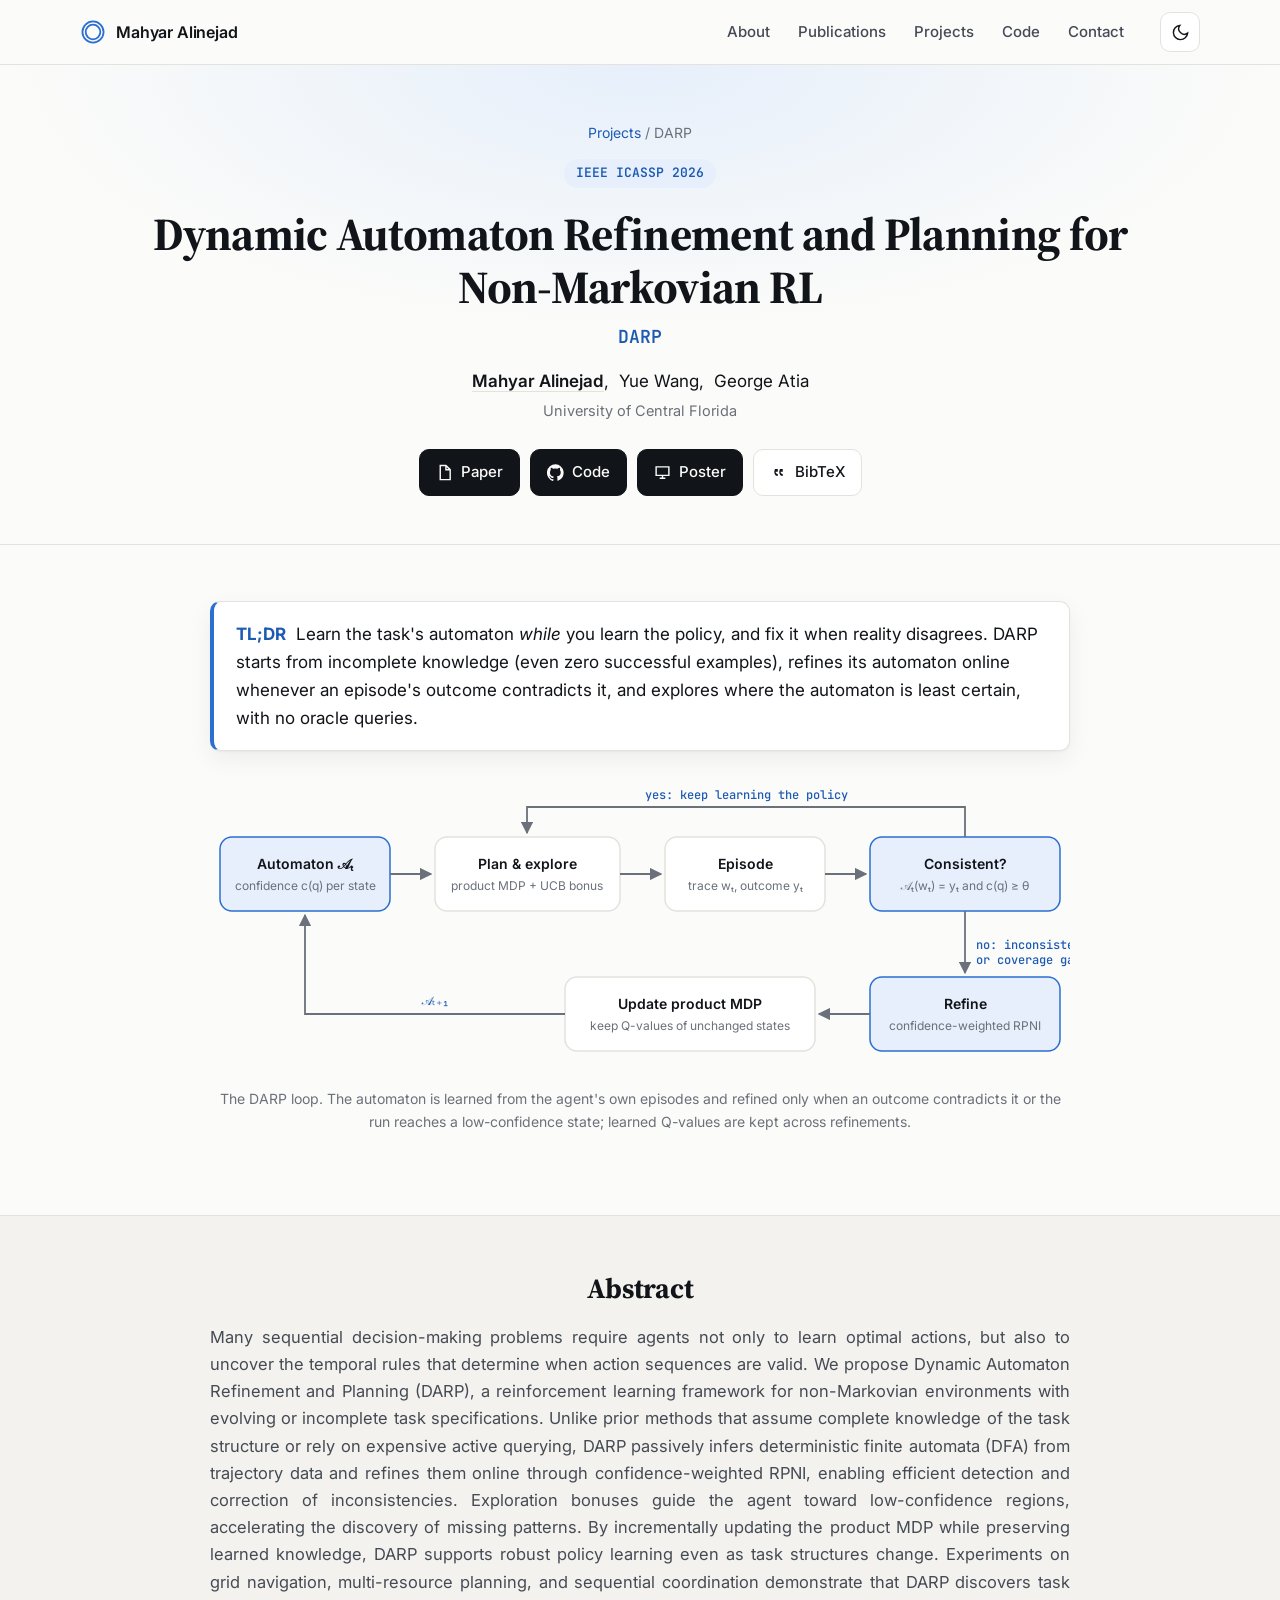
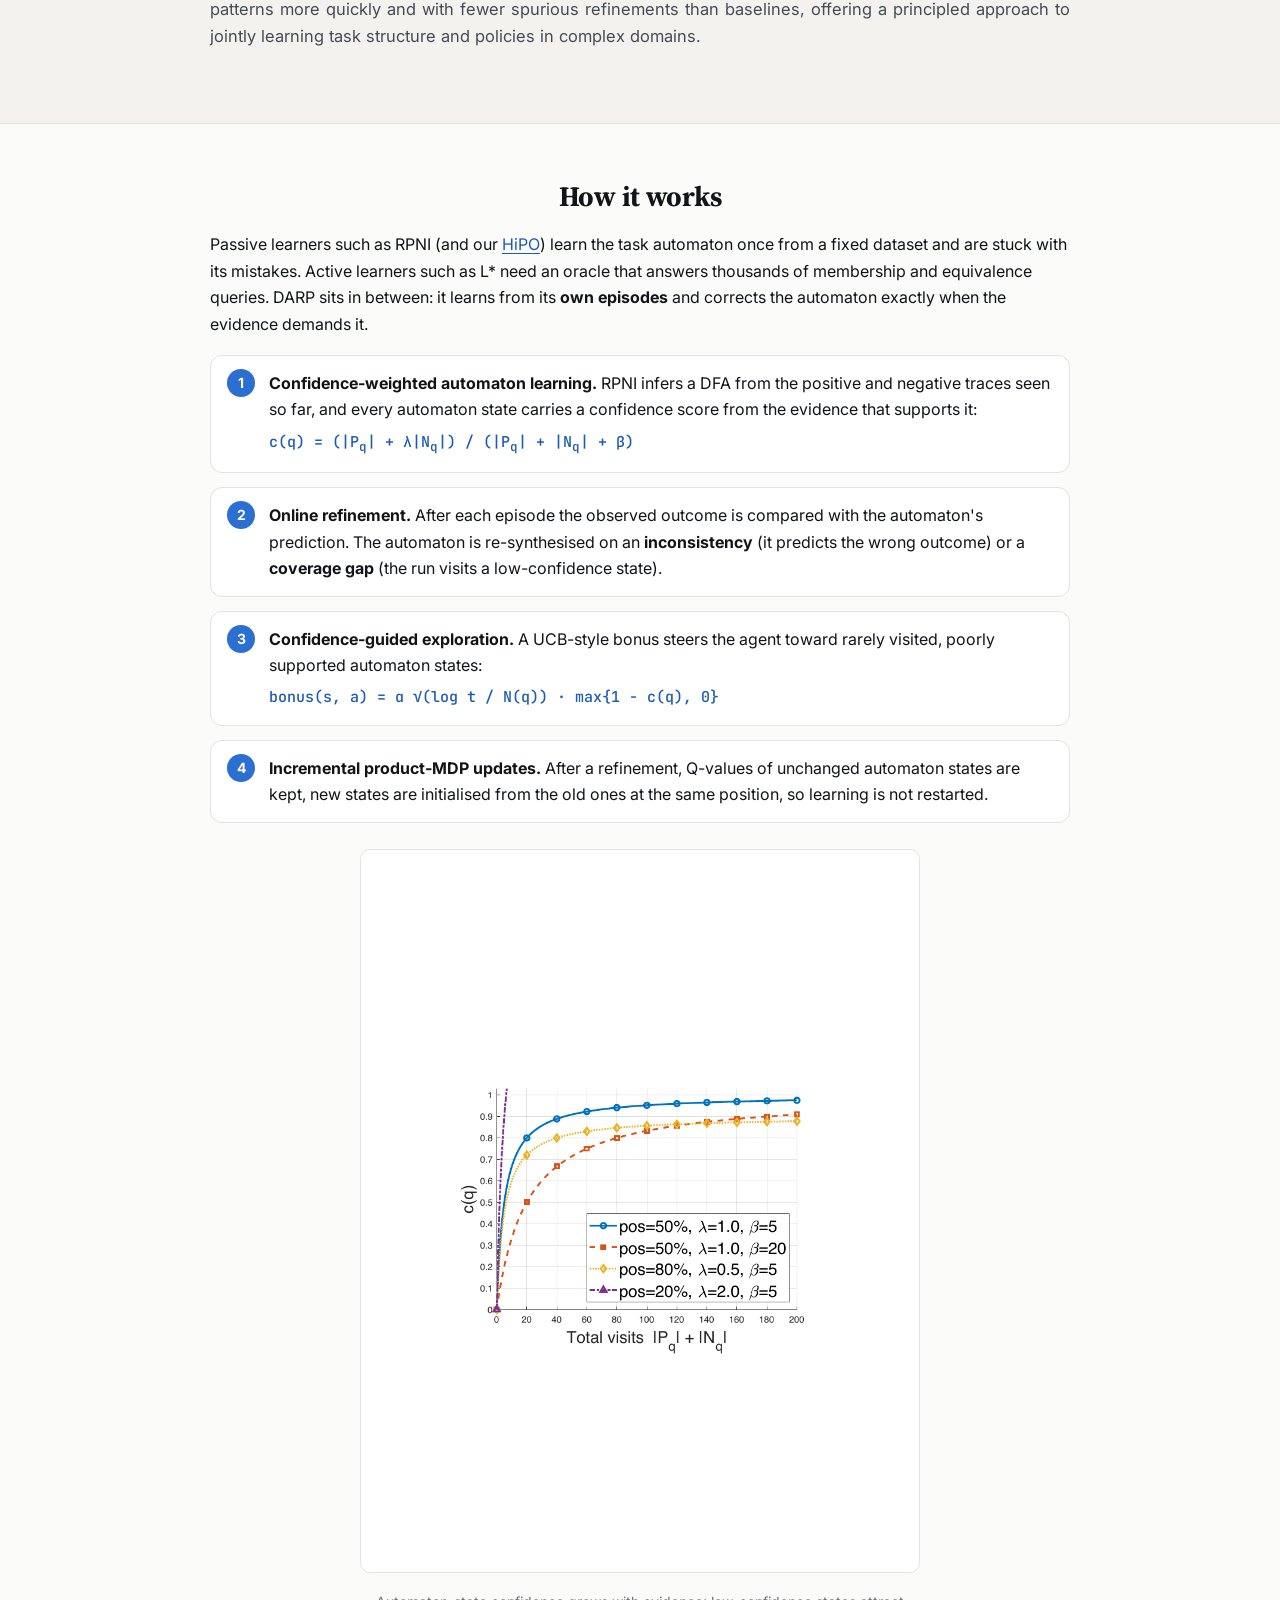
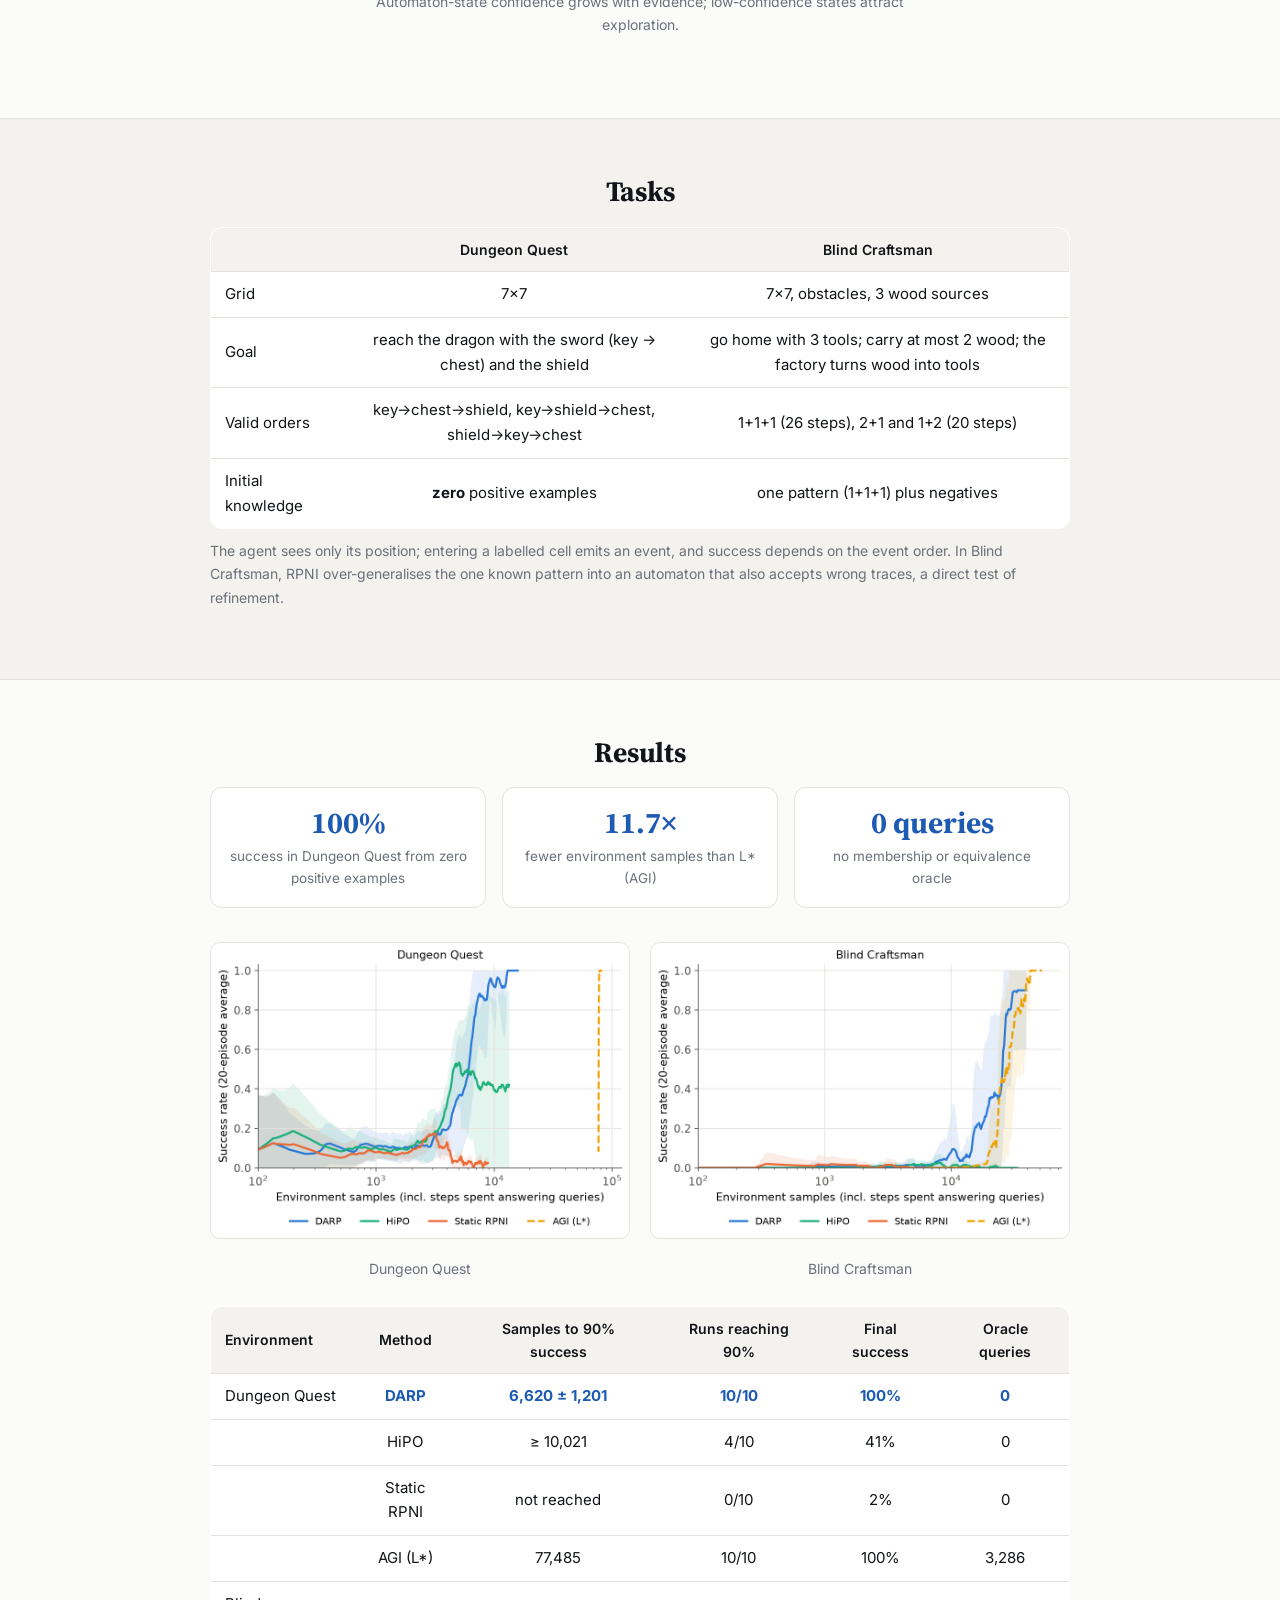
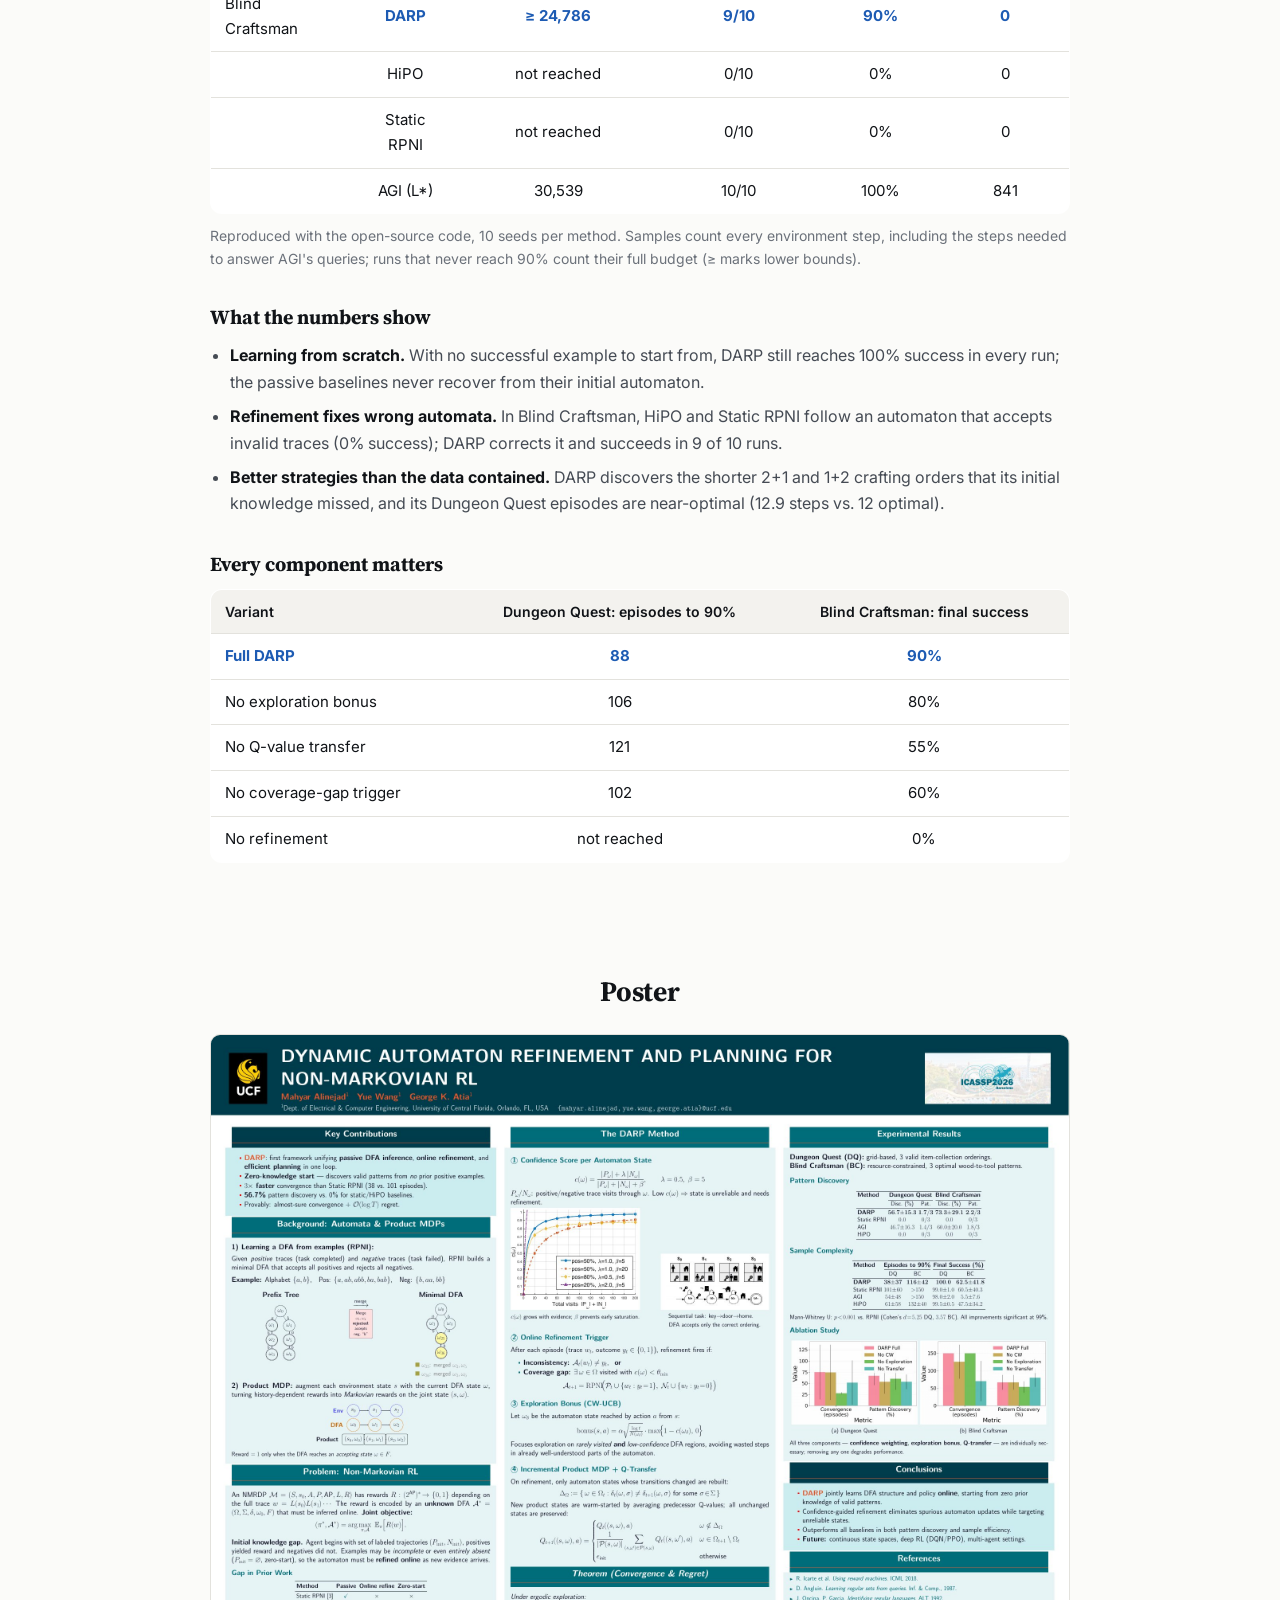
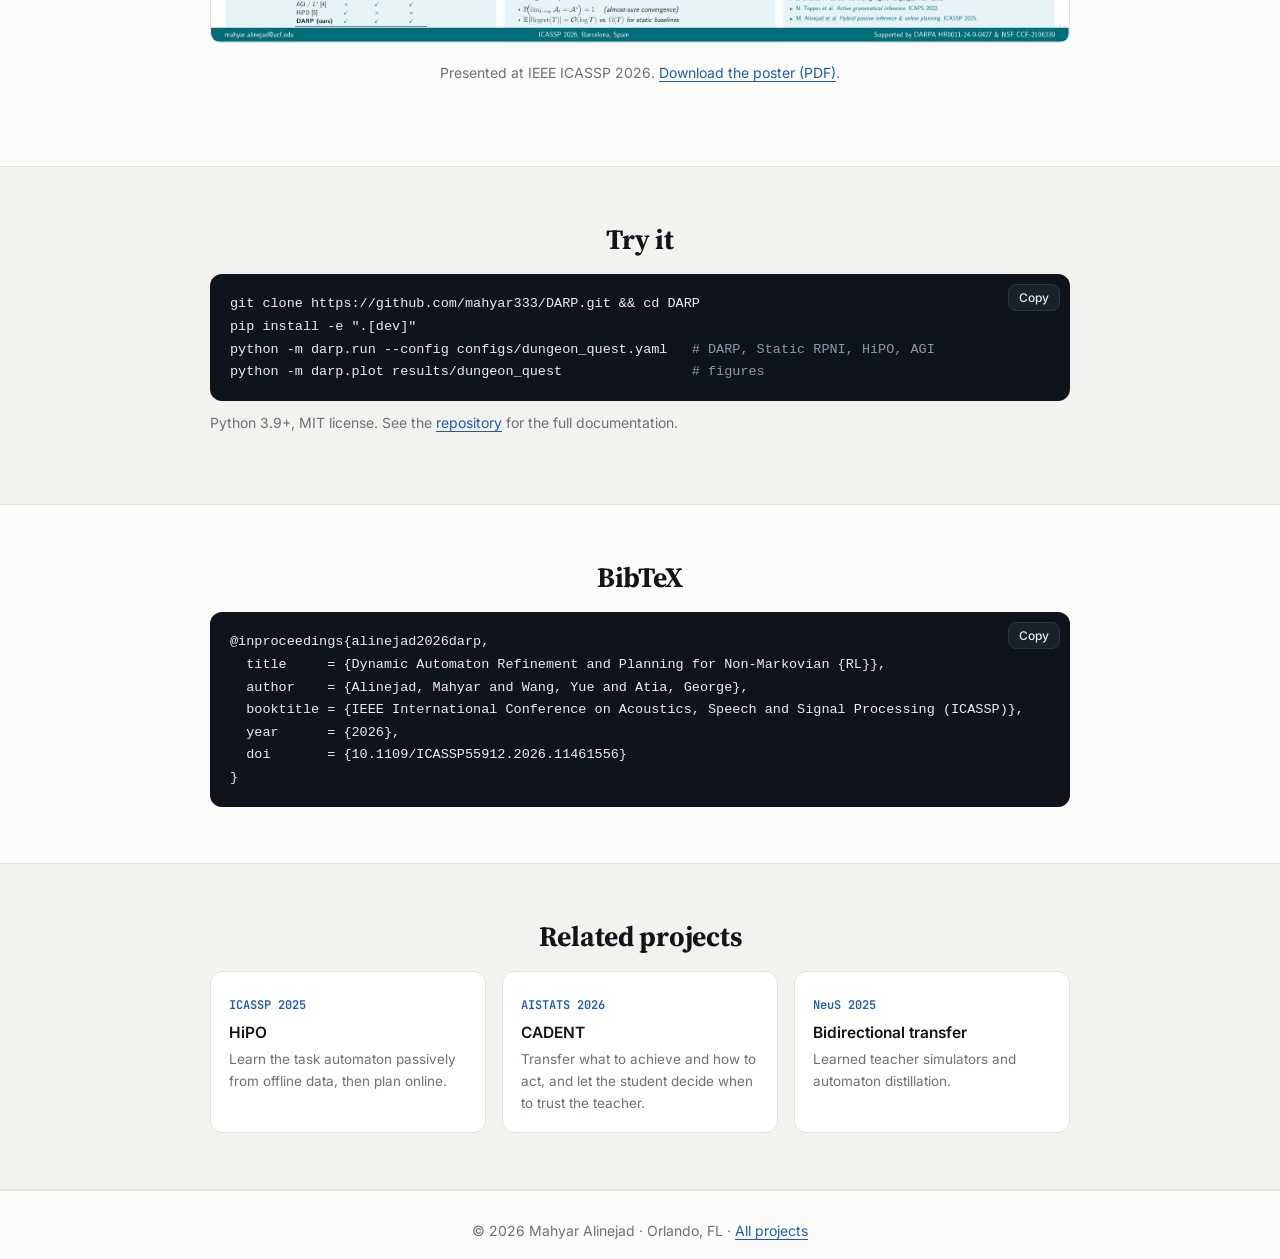
<file: projects/darp/index.html>
<!DOCTYPE html>
<html lang="en">
<head>
  <meta charset="utf-8">
  <meta name="viewport" content="width=device-width, initial-scale=1">
  <title>DARP: Dynamic Automaton Refinement and Planning | ICASSP 2026</title>
  <meta name="description" content="DARP learns the automaton of a non-Markovian task online from its own episodes, refines it when predictions and outcomes disagree, and explores where the automaton is uncertain. ICASSP 2026, Mahyar Alinejad et al.">
  <meta name="author" content="Mahyar Alinejad">
  <link rel="canonical" href="https://mahyar333.github.io/projects/darp/">

  <meta property="og:type" content="article">
  <meta property="og:site_name" content="Mahyar Alinejad">
  <meta property="og:title" content="DARP: Dynamic Automaton Refinement and Planning for Non-Markovian RL (ICASSP 2026)">
  <meta property="og:description" content="Learn the task's automaton while you learn the policy, and fix it when reality disagrees. No oracle queries, 11.7x fewer samples than L*.">
  <meta property="og:url" content="https://mahyar333.github.io/projects/darp/">
  <meta property="og:image" content="https://mahyar333.github.io/projects/darp/og.png">
  <meta property="og:image:width" content="1200">
  <meta property="og:image:height" content="630">
  <meta name="twitter:card" content="summary_large_image">
  <meta name="citation_title" content="Dynamic Automaton Refinement and Planning for Non-Markovian RL">
  <meta name="citation_author" content="Alinejad, Mahyar">
  <meta name="citation_author" content="Wang, Yue">
  <meta name="citation_author" content="Atia, George">
  <meta name="citation_conference_title" content="IEEE International Conference on Acoustics, Speech and Signal Processing (ICASSP)">
  <meta name="citation_publication_date" content="2026">
  <meta name="citation_doi" content="10.1109/ICASSP55912.2026.11461556">

  <link rel="icon" type="image/svg+xml" href="../../assets/favicon.svg">
  <link rel="preconnect" href="https://fonts.googleapis.com">
  <link rel="preconnect" href="https://fonts.gstatic.com" crossorigin>
  <link href="https://fonts.googleapis.com/css2?family=Inter:wght@400;500;600;700&family=Source+Serif+4:opsz,wght@8..60,600;8..60,700&family=JetBrains+Mono:wght@500&display=swap" rel="stylesheet">
  <link rel="stylesheet" href="../../style.css">
  <link rel="stylesheet" href="../project.css">

  <script type="application/ld+json">
  {
    "@context": "https://schema.org",
    "@type": "ScholarlyArticle",
    "headline": "Dynamic Automaton Refinement and Planning for Non-Markovian RL",
    "author": [
      { "@type": "Person", "name": "Mahyar Alinejad", "url": "https://mahyar333.github.io/" },
      { "@type": "Person", "name": "Yue Wang" },
      { "@type": "Person", "name": "George Atia" }
    ],
    "datePublished": "2026",
    "isPartOf": { "@type": "PublicationEvent", "name": "IEEE ICASSP 2026" },
    "url": "https://mahyar333.github.io/projects/darp/",
    "sameAs": ["https://doi.org/10.1109/ICASSP55912.2026.11461556", "https://github.com/mahyar333/DARP"],
    "image": "https://mahyar333.github.io/projects/darp/og.png"
  }
  </script>
  <script>
    try { var t = localStorage.getItem("theme"); if (t) document.documentElement.dataset.theme = t; } catch (e) {}
  </script>
</head>
<body>
  <a class="skip" href="#main">Skip to content</a>

  <header class="nav">
    <div class="wrap nav-inner">
      <a class="brand" href="../../" aria-label="Home">
        <svg viewBox="0 0 32 32" aria-hidden="true"><circle cx="16" cy="16" r="13" /><circle cx="16" cy="16" r="9" /></svg>
        <span>Mahyar Alinejad</span>
      </a>
      <nav aria-label="Sections">
        <ul class="nav-links" id="nav-links">
          <li><a href="../../#about">About</a></li>
          <li><a href="../../#publications">Publications</a></li>
          <li><a href="../" aria-current="page">Projects</a></li>
          <li><a href="../../#code">Code</a></li>
          <li><a href="../../#contact">Contact</a></li>
        </ul>
      </nav>
      <div class="nav-actions">
        <button class="icon-btn" id="theme-toggle" type="button" aria-label="Toggle dark mode">
          <svg class="i-moon" viewBox="0 0 24 24" aria-hidden="true"><path d="M21 12.8A9 9 0 1 1 11.2 3a7 7 0 0 0 9.8 9.8z"/></svg>
          <svg class="i-sun" viewBox="0 0 24 24" aria-hidden="true"><circle cx="12" cy="12" r="4.5"/><path d="M12 1.5v2.5M12 20v2.5M4.6 4.6l1.8 1.8M17.6 17.6l1.8 1.8M1.5 12H4M20 12h2.5M4.6 19.4l1.8-1.8M17.6 6.4l1.8-1.8"/></svg>
        </button>
        <button class="icon-btn menu-btn" id="menu-toggle" type="button" aria-label="Open menu" aria-expanded="false" aria-controls="nav-links">
          <svg viewBox="0 0 24 24" aria-hidden="true"><path d="M4 7h16M4 12h16M4 17h16"/></svg>
        </button>
      </div>
    </div>
  </header>

    <main id="main">
    <!-- ============================== TITLE ============================== -->
    <section class="p-hero">
      <div class="wrap">
        <p class="crumbs"><a href="../">Projects</a> / DARP</p>
        <span class="p-venue">IEEE ICASSP 2026</span>
        <h1 class="p-title">Dynamic Automaton Refinement and Planning for Non-Markovian RL</h1>
        <p class="p-short">DARP</p>
        <p class="p-authors">
          <a class="me" href="../../">Mahyar&nbsp;Alinejad</a>,&nbsp;
          Yue&nbsp;Wang,&nbsp;
          George&nbsp;Atia
        </p>
        <p class="p-affil">University&nbsp;of&nbsp;Central&nbsp;Florida</p>
        <div class="p-links">
          <a class="btn" href="https://doi.org/10.1109/ICASSP55912.2026.11461556" target="_blank" rel="noopener">
            <svg viewBox="0 0 24 24" aria-hidden="true"><path d="M6 2h8l6 6v14H6z M14 2v6h6" fill="none" stroke="currentColor" stroke-width="2"/></svg>Paper</a>
          <a class="btn" href="https://github.com/mahyar333/DARP" target="_blank" rel="noopener">
            <svg viewBox="0 0 24 24" aria-hidden="true"><path d="M12 .5a12 12 0 0 0-3.8 23.4c.6.1.8-.3.8-.6v-2c-3.3.7-4-1.6-4-1.6-.6-1.4-1.4-1.8-1.4-1.8-1-.7.1-.7.1-.7 1.2.1 1.8 1.2 1.8 1.2 1 1.8 2.8 1.3 3.5 1 .1-.8.4-1.3.7-1.6-2.7-.3-5.5-1.3-5.5-6 0-1.3.5-2.4 1.2-3.2-.1-.3-.5-1.5.1-3.2 0 0 1-.3 3.3 1.2a11.5 11.5 0 0 1 6 0c2.3-1.5 3.3-1.2 3.3-1.2.7 1.7.2 2.9.1 3.2.8.8 1.2 1.9 1.2 3.2 0 4.6-2.8 5.6-5.5 5.9.4.4.8 1.1.8 2.2v3.3c0 .3.2.7.8.6A12 12 0 0 0 12 .5z"/></svg>Code</a>
          <a class="btn" href="poster.pdf" target="_blank" rel="noopener">
            <svg viewBox="0 0 24 24" aria-hidden="true"><path d="M3 4h18v12H3z M8 20h8 M12 16v4" fill="none" stroke="currentColor" stroke-width="2"/></svg>Poster</a>
          <a class="btn ghost" href="#bibtex">
            <svg viewBox="0 0 24 24" aria-hidden="true"><path d="M7 7h4v4H8c0 2 1 3 3 3v3c-3 0-5-2-5-6zM14 7h4v4h-3c0 2 1 3 3 3v3c-3 0-5-2-5-6z"/></svg>BibTeX</a>
        </div>
      </div>
    </section>

    <!-- ============================== TL;DR + OVERVIEW ============================== -->
    <section class="p-section">
      <div class="narrow">
        <p class="tldr"><b>TL;DR</b> &nbsp;Learn the task's automaton <i>while</i> you learn the policy, and fix it when reality
          disagrees. DARP starts from incomplete knowledge (even zero successful examples), refines its automaton online whenever
          an episode's outcome contradicts it, and explores where the automaton is least certain, with no oracle queries.</p>
        <figure class="fig">
          <svg class="pipe" viewBox="0 0 860 300" role="img" aria-label="DARP loop: the current automaton with per-state confidence guides planning and exploration; after each episode the outcome is checked against the automaton; if consistent the agent keeps planning, otherwise confidence-weighted RPNI refines the automaton and the product MDP is updated incrementally, keeping learned Q-values.">
            <defs><marker id="ah" viewBox="0 0 10 10" refX="9" refY="5" markerWidth="7" markerHeight="7" orient="auto-start-reverse"><path class="ah" d="M0,0 L10,5 L0,10 z"/></marker></defs>
            <g class="box key"><rect x="10" y="60" width="170" height="74" rx="12"/><text x="95" y="92">Automaton 𝒜ₜ</text><text class="sub" x="95" y="113">confidence c(q) per state</text></g>
            <g class="box"><rect x="225" y="60" width="185" height="74" rx="12"/><text x="317" y="92">Plan &amp; explore</text><text class="sub" x="317" y="113">product MDP + UCB bonus</text></g>
            <g class="box"><rect x="455" y="60" width="160" height="74" rx="12"/><text x="535" y="92">Episode</text><text class="sub" x="535" y="113">trace wₜ, outcome yₜ</text></g>
            <g class="box key"><rect x="660" y="60" width="190" height="74" rx="12"/><text x="755" y="92">Consistent?</text><text class="sub" x="755" y="113">𝒜ₜ(wₜ) = yₜ and c(q) ≥ θ</text></g>
            <g class="box key"><rect x="660" y="200" width="190" height="74" rx="12"/><text x="755" y="232">Refine</text><text class="sub" x="755" y="253">confidence-weighted RPNI</text></g>
            <g class="box"><rect x="355" y="200" width="250" height="74" rx="12"/><text x="480" y="232">Update product MDP</text><text class="sub" x="480" y="253">keep Q-values of unchanged states</text></g>
            <path class="arrow" d="M180 97 H221" marker-end="url(#ah)"/>
            <path class="arrow" d="M410 97 H451" marker-end="url(#ah)"/>
            <path class="arrow" d="M615 97 H656" marker-end="url(#ah)"/>
            <path class="arrow" d="M755 60 V30 H317 V56" marker-end="url(#ah)"/>
            <text class="lab" x="536" y="22">yes: keep learning the policy</text>
            <path class="arrow" d="M755 134 V196" marker-end="url(#ah)"/>
            <text class="lab" x="766" y="172" style="text-anchor:start">no: inconsistency</text>
            <text class="lab" x="766" y="187" style="text-anchor:start">or coverage gap</text>
            <path class="arrow" d="M660 237 H609" marker-end="url(#ah)"/>
            <path class="arrow" d="M355 237 H95 V138" marker-end="url(#ah)"/>
            <text class="lab" x="225" y="228">𝒜ₜ₊₁</text>
          </svg>
          <figcaption>The DARP loop. The automaton is learned from the agent's own episodes and refined only when an outcome
            contradicts it or the run reaches a low-confidence state; learned Q-values are kept across refinements.</figcaption>
        </figure>
      </div>
    </section>

    <!-- ============================== ABSTRACT ============================== -->
    <section class="p-section alt">
      <div class="narrow">
        <h2 class="p-h2">Abstract</h2>
        <p class="abstract">Many sequential decision-making problems require agents not only to learn optimal actions, but also to
          uncover the temporal rules that determine when action sequences are valid. We propose Dynamic Automaton Refinement and
          Planning (DARP), a reinforcement learning framework for non-Markovian environments with evolving or incomplete task
          specifications. Unlike prior methods that assume complete knowledge of the task structure or rely on expensive active
          querying, DARP passively infers deterministic finite automata (DFA) from trajectory data and refines them online through
          confidence-weighted RPNI, enabling efficient detection and correction of inconsistencies. Exploration bonuses guide the
          agent toward low-confidence regions, accelerating the discovery of missing patterns. By incrementally updating the product
          MDP while preserving learned knowledge, DARP supports robust policy learning even as task structures change. Experiments on
          grid navigation, multi-resource planning, and sequential coordination demonstrate that DARP discovers task patterns more
          quickly and with fewer spurious refinements than baselines, offering a principled approach to jointly learning task
          structure and policies in complex domains.</p>
      </div>
    </section>

    <!-- ============================== METHOD ============================== -->
    <section class="p-section">
      <div class="narrow">
        <h2 class="p-h2">How it works</h2>
        <p>Passive learners such as RPNI (and our <a href="../hipo/">HiPO</a>) learn the task automaton once from a fixed dataset
          and are stuck with its mistakes. Active learners such as L* need an oracle that answers thousands of membership and
          equivalence queries. DARP sits in between: it learns from its <b>own episodes</b> and corrects the automaton exactly when
          the evidence demands it.</p>
        <ol class="steps">
          <li><b>Confidence-weighted automaton learning.</b> RPNI infers a DFA from the positive and negative traces seen so far, and
            every automaton state carries a confidence score from the evidence that supports it:
            <span class="eq">c(q) = (|P<sub>q</sub>| + &lambda;|N<sub>q</sub>|) / (|P<sub>q</sub>| + |N<sub>q</sub>| + &beta;)</span></li>
          <li><b>Online refinement.</b> After each episode the observed outcome is compared with the automaton's prediction. The
            automaton is re-synthesised on an <b>inconsistency</b> (it predicts the wrong outcome) or a <b>coverage gap</b> (the
            run visits a low-confidence state).</li>
          <li><b>Confidence-guided exploration.</b> A UCB-style bonus steers the agent toward rarely visited, poorly supported
            automaton states:
            <span class="eq">bonus(s, a) = &alpha; &radic;(log t / N(q)) &middot; max{1 &minus; c(q), 0}</span></li>
          <li><b>Incremental product-MDP updates.</b> After a refinement, Q-values of unchanged automaton states are kept, new
            states are initialised from the old ones at the same position, so learning is not restarted.</li>
        </ol>
        <figure class="fig" style="max-width:560px;margin-inline:auto">
          <img src="img/confidence.png" alt="Confidence of automaton states rising as evidence accumulates" loading="lazy">
          <figcaption>Automaton-state confidence grows with evidence; low-confidence states attract exploration.</figcaption>
        </figure>
      </div>
    </section>

    <!-- ============================== ENVIRONMENTS ============================== -->
    <section class="p-section alt">
      <div class="narrow">
        <h2 class="p-h2">Tasks</h2>
        <div class="table-wrap">
          <table class="p-table">
            <thead><tr><th></th><th>Dungeon Quest</th><th>Blind Craftsman</th></tr></thead>
            <tbody>
              <tr><td>Grid</td><td>7&times;7</td><td>7&times;7, obstacles, 3 wood sources</td></tr>
              <tr><td>Goal</td><td>reach the dragon with the sword (key &rarr; chest) and the shield</td><td>go home with 3 tools; carry at most 2 wood; the factory turns wood into tools</td></tr>
              <tr><td>Valid orders</td><td>key&rarr;chest&rarr;shield, key&rarr;shield&rarr;chest, shield&rarr;key&rarr;chest</td><td>1+1+1 (26 steps), 2+1 and 1+2 (20 steps)</td></tr>
              <tr><td>Initial knowledge</td><td><b>zero</b> positive examples</td><td>one pattern (1+1+1) plus negatives</td></tr>
            </tbody>
          </table>
        </div>
        <p class="note">The agent sees only its position; entering a labelled cell emits an event, and success depends on the event
          order. In Blind Craftsman, RPNI over-generalises the one known pattern into an automaton that also accepts wrong traces,
          a direct test of refinement.</p>
      </div>
    </section>

    <!-- ============================== RESULTS ============================== -->
    <section class="p-section">
      <div class="narrow">
        <h2 class="p-h2">Results</h2>
        <div class="kpis">
          <div class="kpi"><div class="v">100%</div><div class="k">success in Dungeon Quest from zero positive examples</div></div>
          <div class="kpi"><div class="v">11.7&times;</div><div class="k">fewer environment samples than L* (AGI)</div></div>
          <div class="kpi"><div class="v">0 queries</div><div class="k">no membership or equivalence oracle</div></div>
        </div>
        <div class="fig-row">
          <figure class="fig"><img src="img/dungeon_quest_success_vs_samples.png" alt="Success rate versus environment samples in Dungeon Quest for DARP, HiPO, Static RPNI and AGI" loading="lazy"><figcaption>Dungeon Quest</figcaption></figure>
          <figure class="fig"><img src="img/blind_craftsman_success_vs_samples.png" alt="Success rate versus environment samples in Blind Craftsman for DARP, HiPO, Static RPNI and AGI" loading="lazy"><figcaption>Blind Craftsman</figcaption></figure>
        </div>
        <div class="table-wrap">
          <table class="p-table">
            <thead><tr><th>Environment</th><th>Method</th><th>Samples to 90% success</th><th>Runs reaching 90%</th><th>Final success</th><th>Oracle queries</th></tr></thead>
            <tbody>
              <tr><td>Dungeon Quest</td><td class="win">DARP</td><td class="win">6,620 &plusmn; 1,201</td><td class="win">10/10</td><td class="win">100%</td><td class="win">0</td></tr>
              <tr><td></td><td>HiPO</td><td>&ge; 10,021</td><td>4/10</td><td>41%</td><td>0</td></tr>
              <tr><td></td><td>Static RPNI</td><td>not reached</td><td>0/10</td><td>2%</td><td>0</td></tr>
              <tr><td></td><td>AGI (L*)</td><td>77,485</td><td>10/10</td><td>100%</td><td>3,286</td></tr>
              <tr><td>Blind Craftsman</td><td class="win">DARP</td><td class="win">&ge; 24,786</td><td class="win">9/10</td><td class="win">90%</td><td class="win">0</td></tr>
              <tr><td></td><td>HiPO</td><td>not reached</td><td>0/10</td><td>0%</td><td>0</td></tr>
              <tr><td></td><td>Static RPNI</td><td>not reached</td><td>0/10</td><td>0%</td><td>0</td></tr>
              <tr><td></td><td>AGI (L*)</td><td>30,539</td><td>10/10</td><td>100%</td><td>841</td></tr>
            </tbody>
          </table>
        </div>
        <p class="note">Reproduced with the open-source code, 10 seeds per method. Samples count every environment step, including
          the steps needed to answer AGI's queries; runs that never reach 90% count their full budget (&ge; marks lower bounds).</p>

        <h3 class="p-h3">What the numbers show</h3>
        <ul class="bul">
          <li><b>Learning from scratch.</b> With no successful example to start from, DARP still reaches 100% success in every run;
            the passive baselines never recover from their initial automaton.</li>
          <li><b>Refinement fixes wrong automata.</b> In Blind Craftsman, HiPO and Static RPNI follow an automaton that accepts
            invalid traces (0% success); DARP corrects it and succeeds in 9 of 10 runs.</li>
          <li><b>Better strategies than the data contained.</b> DARP discovers the shorter 2+1 and 1+2 crafting orders that its
            initial knowledge missed, and its Dungeon Quest episodes are near-optimal (12.9 steps vs. 12 optimal).</li>
        </ul>

        <h3 class="p-h3">Every component matters</h3>
        <div class="table-wrap">
          <table class="p-table">
            <thead><tr><th>Variant</th><th>Dungeon Quest: episodes to 90%</th><th>Blind Craftsman: final success</th></tr></thead>
            <tbody>
              <tr><td class="win">Full DARP</td><td class="win">88</td><td class="win">90%</td></tr>
              <tr><td>No exploration bonus</td><td>106</td><td>80%</td></tr>
              <tr><td>No Q-value transfer</td><td>121</td><td>55%</td></tr>
              <tr><td>No coverage-gap trigger</td><td>102</td><td>60%</td></tr>
              <tr><td>No refinement</td><td>not reached</td><td>0%</td></tr>
            </tbody>
          </table>
        </div>
      </div>
    </section>

    <!-- ============================== POSTER ============================== -->
    <section class="p-section">
      <div class="narrow">
        <h2 class="p-h2">Poster</h2>
        <figure class="fig">
          <a href="poster.pdf" target="_blank" rel="noopener"><img src="img/poster.jpg" alt="Conference poster for this paper" loading="lazy"></a>
          <figcaption>Presented at IEEE ICASSP 2026. <a href="poster.pdf" target="_blank" rel="noopener">Download the poster (PDF)</a>.</figcaption>
        </figure>
      </div>
    </section>

    <!-- ============================== CODE ============================== -->
    <section class="p-section alt">
      <div class="narrow">
        <h2 class="p-h2">Try it</h2>
        <pre class="code"><button class="copy" type="button" data-copy="quickstart">Copy</button><code id="quickstart">git clone https://github.com/mahyar333/DARP.git && cd DARP
pip install -e ".[dev]"
python -m darp.run --config configs/dungeon_quest.yaml   <span class="c"># DARP, Static RPNI, HiPO, AGI</span>
python -m darp.plot results/dungeon_quest                <span class="c"># figures</span></code></pre>
        <p class="note">Python 3.9+, MIT license. See the <a href="https://github.com/mahyar333/DARP" target="_blank" rel="noopener">repository</a> for the full documentation.</p>
      </div>
    </section>

    <!-- ============================== BIBTEX ============================== -->
    <section class="p-section" id="bibtex">
      <div class="narrow">
        <h2 class="p-h2">BibTeX</h2>
        <pre class="code"><button class="copy" type="button" data-copy="bib">Copy</button><code id="bib">@inproceedings{alinejad2026darp,
  title     = {Dynamic Automaton Refinement and Planning for Non-Markovian {RL}},
  author    = {Alinejad, Mahyar and Wang, Yue and Atia, George},
  booktitle = {IEEE International Conference on Acoustics, Speech and Signal Processing (ICASSP)},
  year      = {2026},
  doi       = {10.1109/ICASSP55912.2026.11461556}
}</code></pre>
      </div>
    </section>

    <!-- ============================== RELATED ============================== -->
    <section class="p-section alt">
      <div class="narrow">
        <h2 class="p-h2">Related projects</h2>
        <div class="related">
          <a class="rel" href="../hipo/"><span class="v">ICASSP 2025</span>
            <h4>HiPO</h4><p>Learn the task automaton passively from offline data, then plan online.</p></a>
          <a class="rel" href="../cadent/"><span class="v">AISTATS 2026</span>
            <h4>CADENT</h4><p>Transfer what to achieve and how to act, and let the student decide when to trust the teacher.</p></a>
          <a class="rel" href="../bidirectional/"><span class="v">NeuS 2025</span>
            <h4>Bidirectional transfer</h4><p>Learned teacher simulators and automaton distillation.</p></a>
        </div>
      </div>
    </section>
  </main>

  <footer class="footer">
    <div class="wrap">
      <p>© <span id="year">2026</span> Mahyar Alinejad · Orlando, FL · <a href="../">All projects</a></p>
    </div>
  </footer>

  <script src="../../main.js"></script>
  <script src="../project.js"></script>
</body>
</html>
</file>
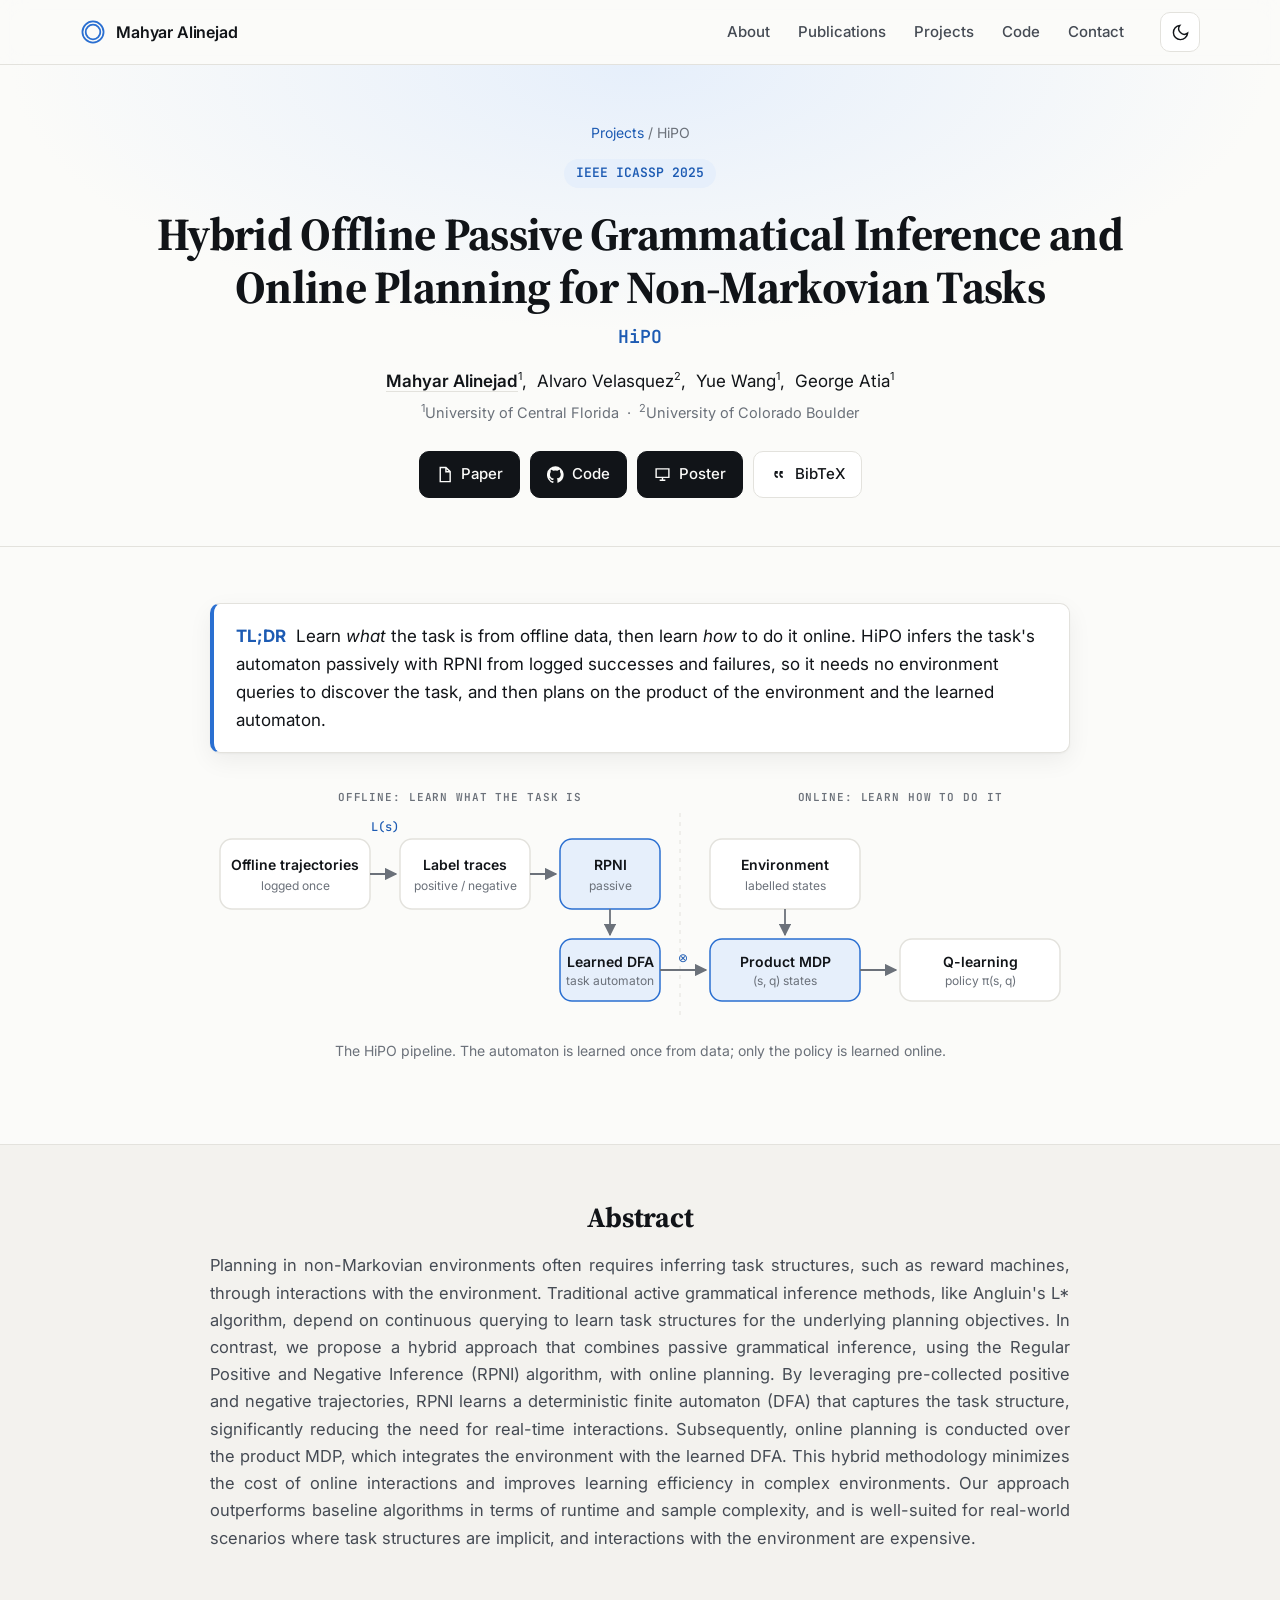
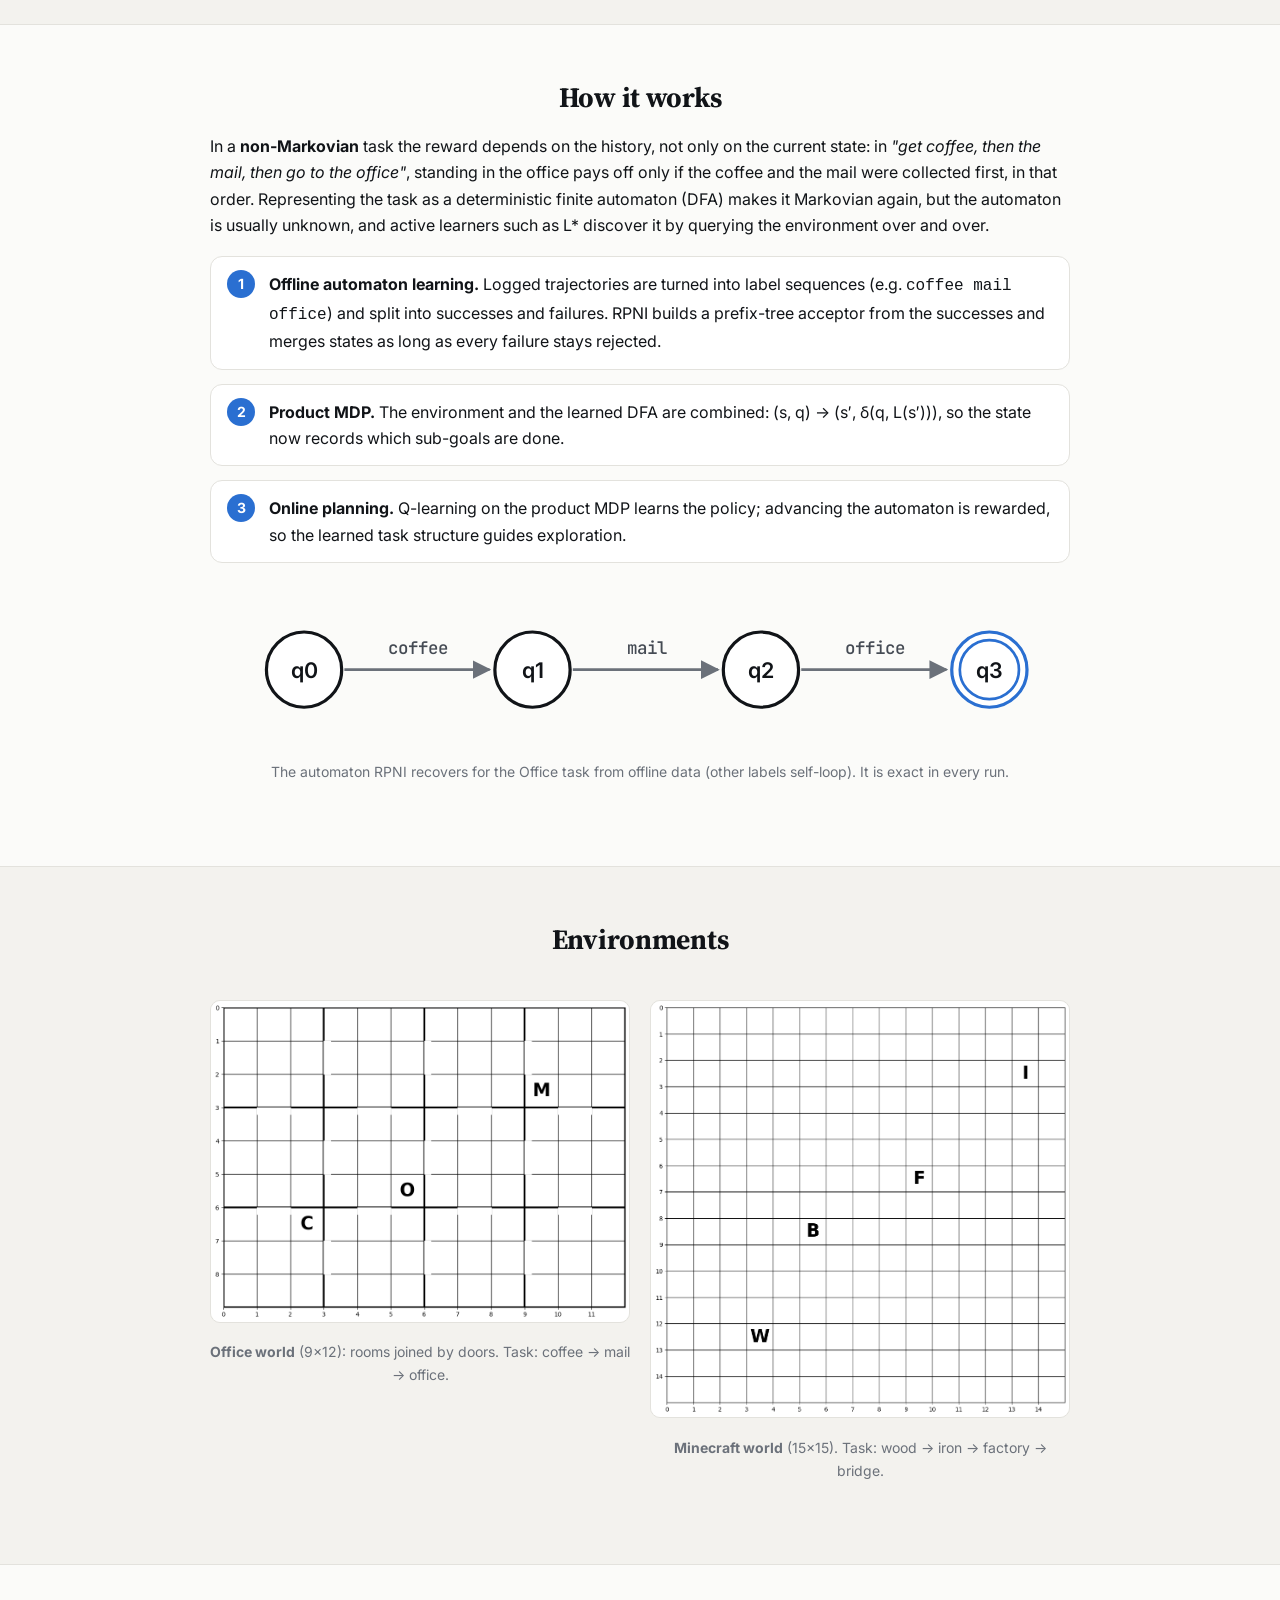
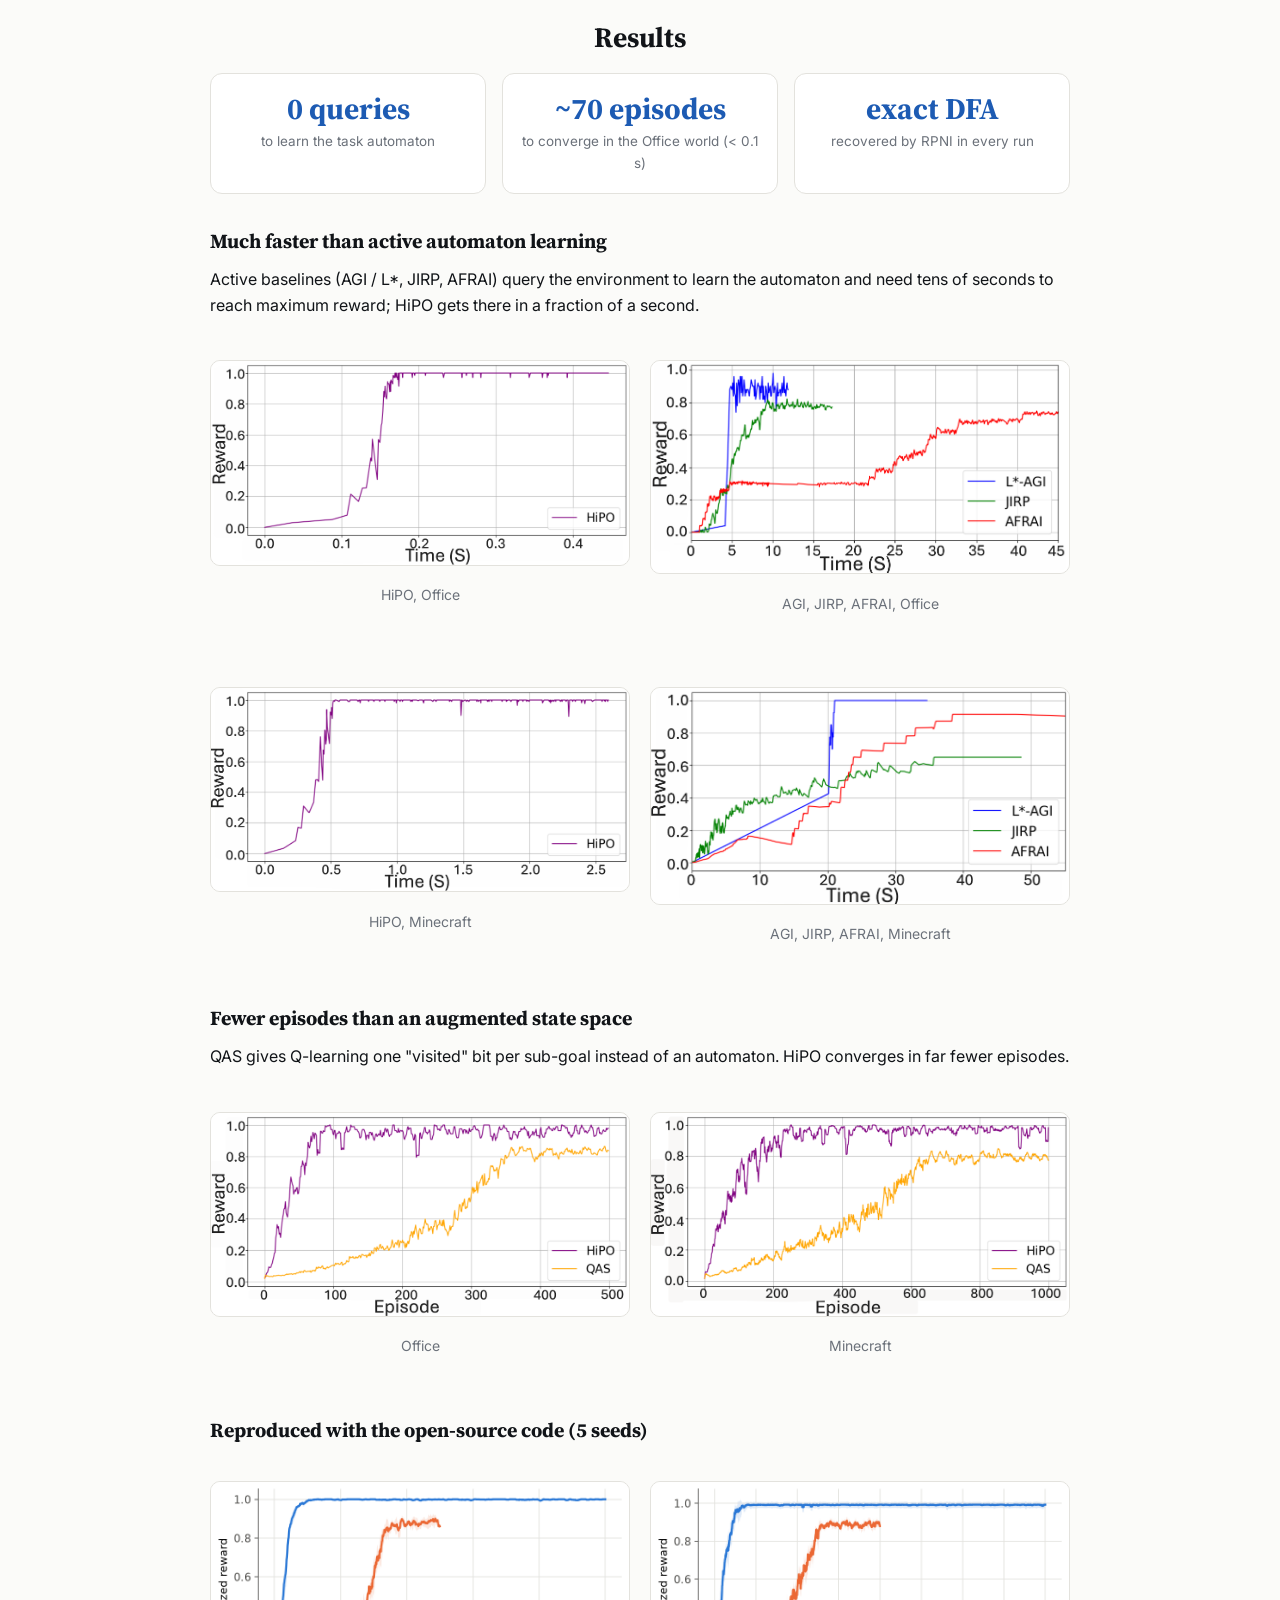
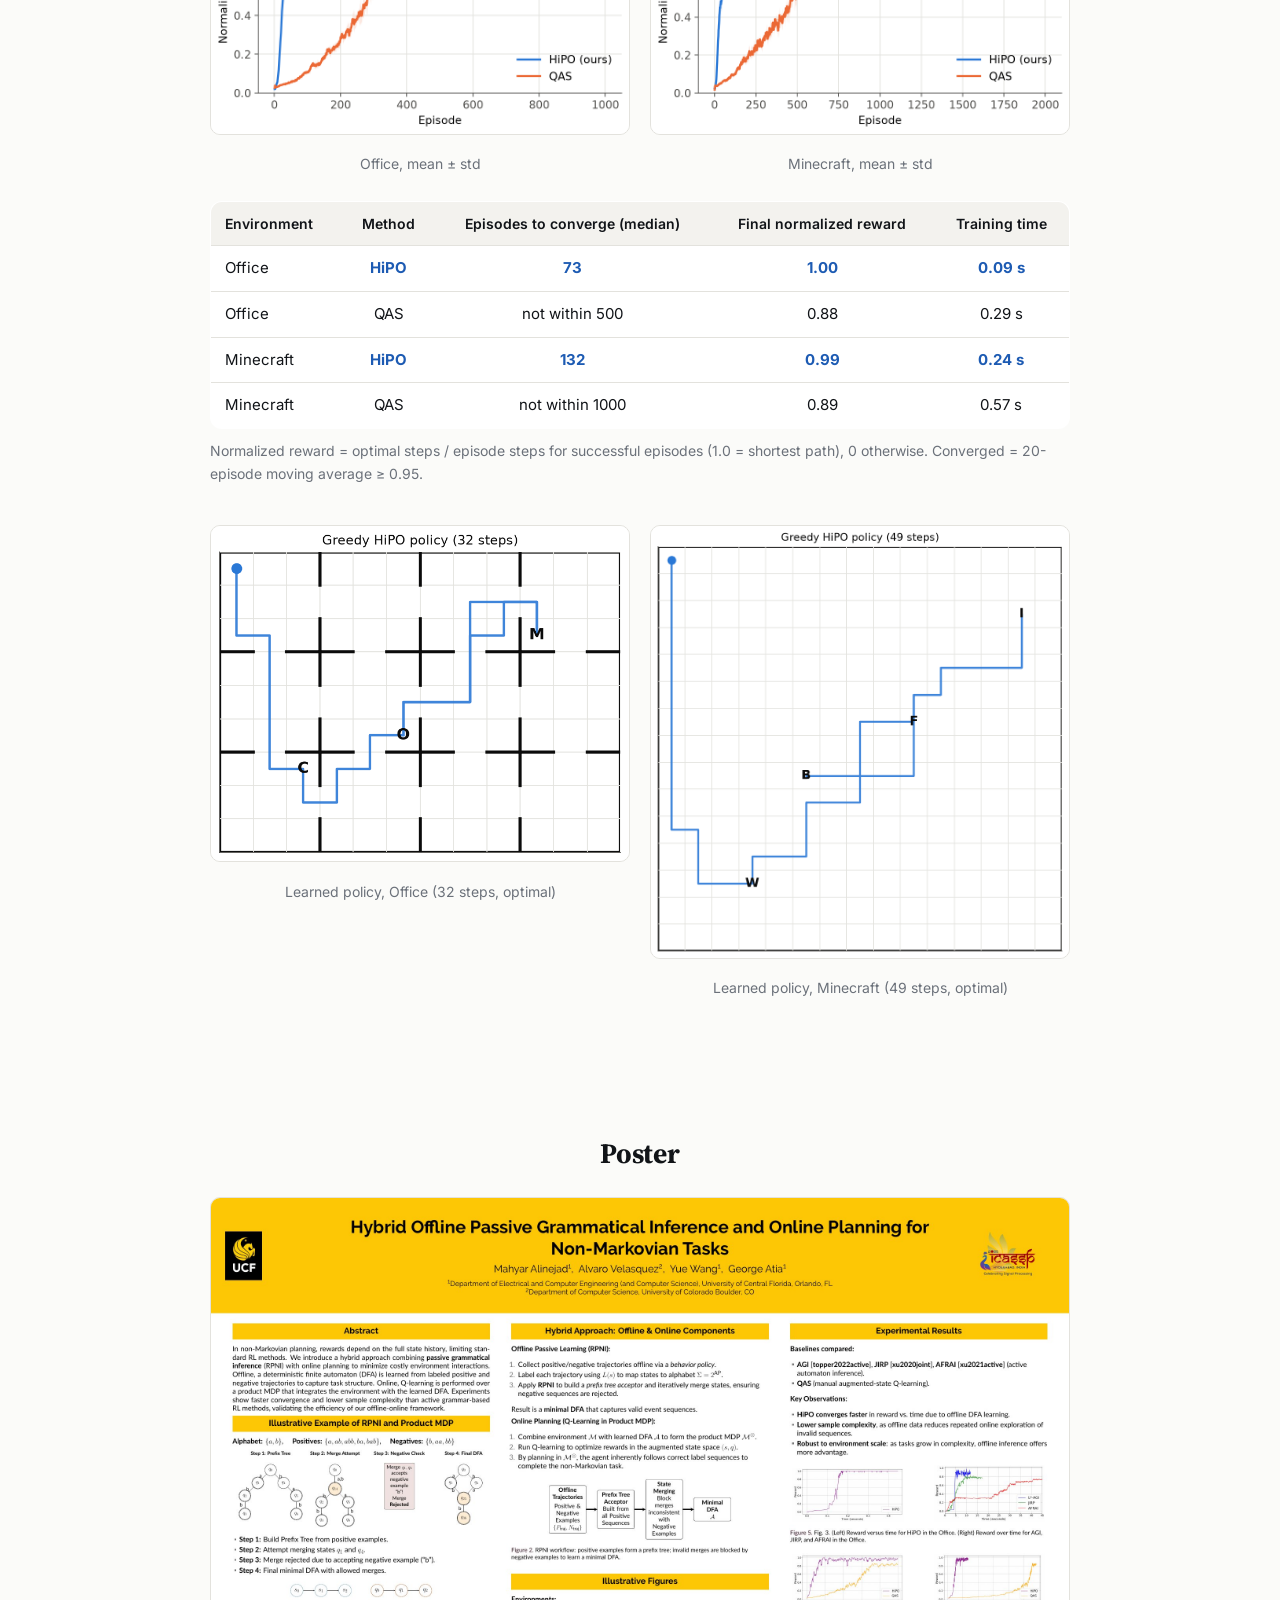
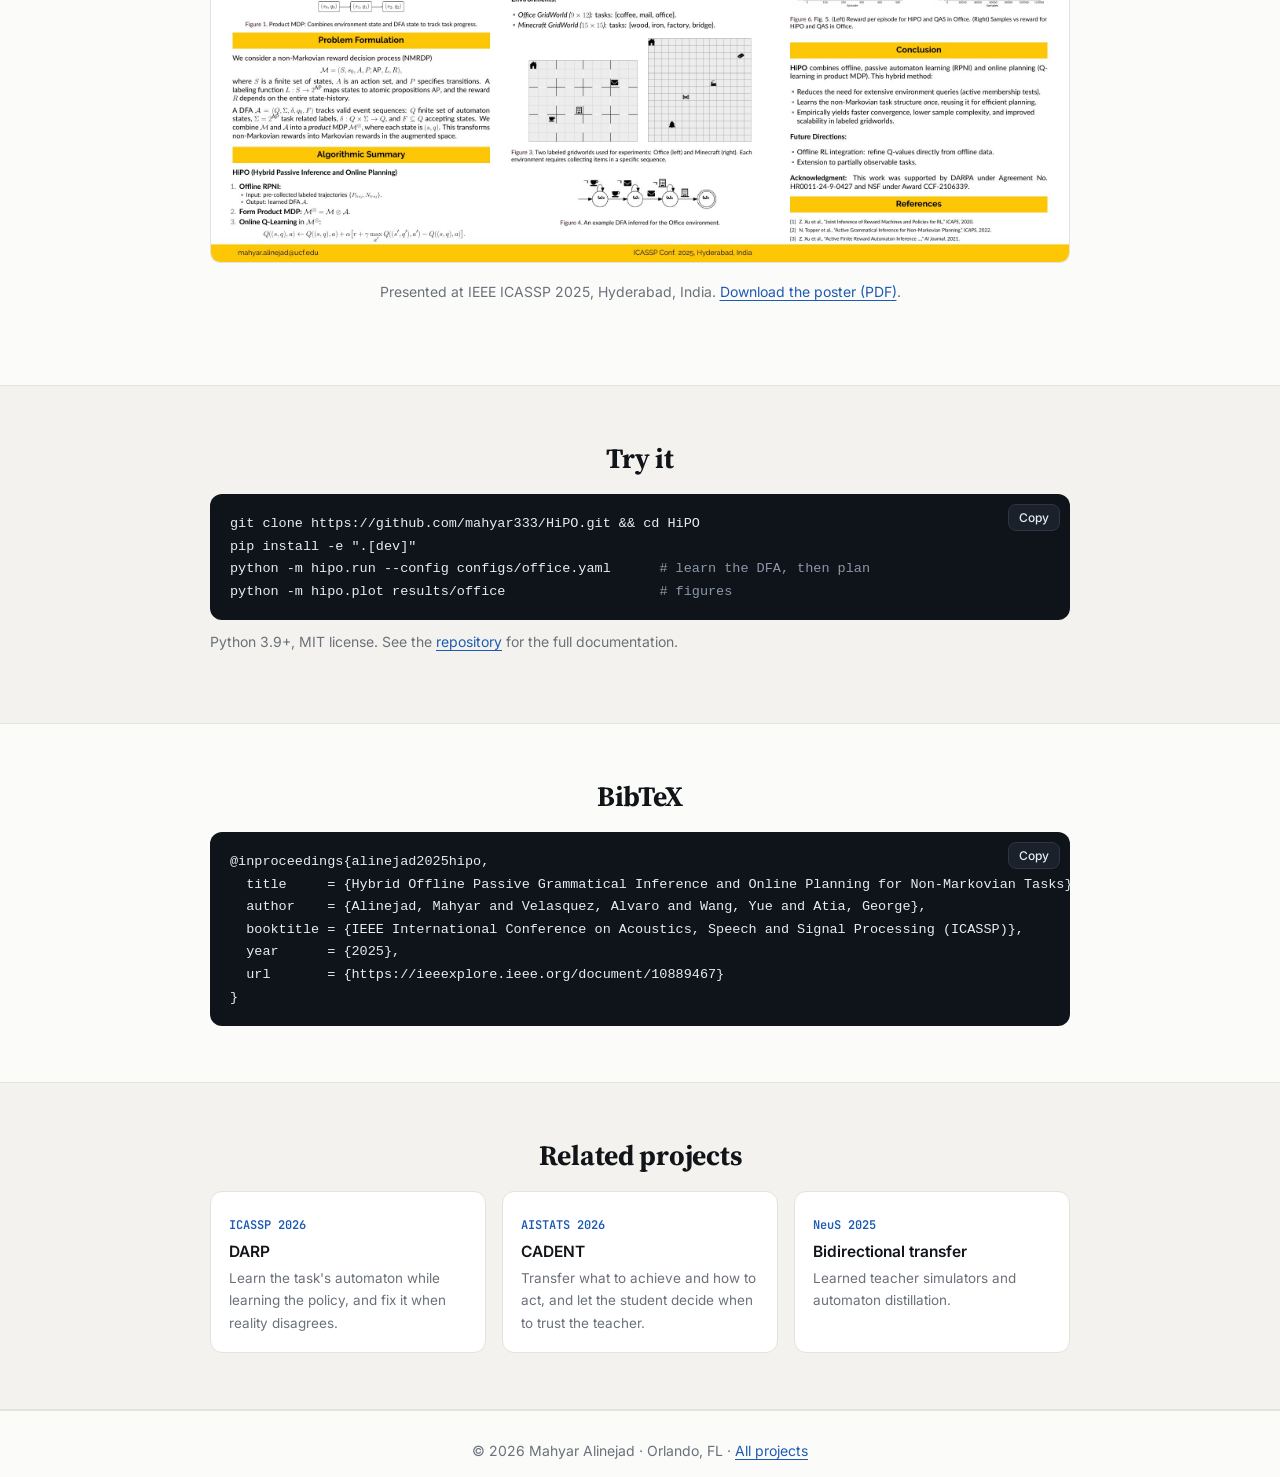
<file: projects/hipo/index.html>
<!DOCTYPE html>
<html lang="en">
<head>
  <meta charset="utf-8">
  <meta name="viewport" content="width=device-width, initial-scale=1">
  <title>HiPO: Passive Grammatical Inference and Online Planning | ICASSP 2025</title>
  <meta name="description" content="HiPO learns the structure of a non-Markovian task as an automaton from offline trajectories with RPNI, then plans online on the product MDP. ICASSP 2025, Mahyar Alinejad et al.">
  <meta name="author" content="Mahyar Alinejad">
  <link rel="canonical" href="https://mahyar333.github.io/projects/hipo/">

  <meta property="og:type" content="article">
  <meta property="og:site_name" content="Mahyar Alinejad">
  <meta property="og:title" content="HiPO: Hybrid Offline Passive Grammatical Inference and Online Planning (ICASSP 2025)">
  <meta property="og:description" content="Learn what the task is from offline data (RPNI automaton), then learn how to do it online. No environment queries needed to learn the task.">
  <meta property="og:url" content="https://mahyar333.github.io/projects/hipo/">
  <meta property="og:image" content="https://mahyar333.github.io/projects/hipo/og.png">
  <meta property="og:image:width" content="1200">
  <meta property="og:image:height" content="630">
  <meta name="twitter:card" content="summary_large_image">
  <meta name="citation_title" content="Hybrid Offline Passive Grammatical Inference and Online Planning for Non-Markovian Tasks">
  <meta name="citation_author" content="Alinejad, Mahyar">
  <meta name="citation_author" content="Velasquez, Alvaro">
  <meta name="citation_author" content="Wang, Yue">
  <meta name="citation_author" content="Atia, George">
  <meta name="citation_conference_title" content="IEEE International Conference on Acoustics, Speech and Signal Processing (ICASSP)">
  <meta name="citation_publication_date" content="2025">

  <link rel="icon" type="image/svg+xml" href="../../assets/favicon.svg">
  <link rel="preconnect" href="https://fonts.googleapis.com">
  <link rel="preconnect" href="https://fonts.gstatic.com" crossorigin>
  <link href="https://fonts.googleapis.com/css2?family=Inter:wght@400;500;600;700&family=Source+Serif+4:opsz,wght@8..60,600;8..60,700&family=JetBrains+Mono:wght@500&display=swap" rel="stylesheet">
  <link rel="stylesheet" href="../../style.css">
  <link rel="stylesheet" href="../project.css">

  <script type="application/ld+json">
  {
    "@context": "https://schema.org",
    "@type": "ScholarlyArticle",
    "headline": "Hybrid Offline Passive Grammatical Inference and Online Planning for Non-Markovian Tasks",
    "author": [
      { "@type": "Person", "name": "Mahyar Alinejad", "url": "https://mahyar333.github.io/" },
      { "@type": "Person", "name": "Alvaro Velasquez" },
      { "@type": "Person", "name": "Yue Wang" },
      { "@type": "Person", "name": "George Atia" }
    ],
    "datePublished": "2025",
    "isPartOf": { "@type": "PublicationEvent", "name": "IEEE ICASSP 2025" },
    "url": "https://mahyar333.github.io/projects/hipo/",
    "sameAs": ["https://ieeexplore.ieee.org/document/10889467", "https://github.com/mahyar333/HiPO"],
    "image": "https://mahyar333.github.io/projects/hipo/og.png"
  }
  </script>
  <script>
    try { var t = localStorage.getItem("theme"); if (t) document.documentElement.dataset.theme = t; } catch (e) {}
  </script>
</head>
<body>
  <a class="skip" href="#main">Skip to content</a>

  <header class="nav">
    <div class="wrap nav-inner">
      <a class="brand" href="../../" aria-label="Home">
        <svg viewBox="0 0 32 32" aria-hidden="true"><circle cx="16" cy="16" r="13" /><circle cx="16" cy="16" r="9" /></svg>
        <span>Mahyar Alinejad</span>
      </a>
      <nav aria-label="Sections">
        <ul class="nav-links" id="nav-links">
          <li><a href="../../#about">About</a></li>
          <li><a href="../../#publications">Publications</a></li>
          <li><a href="../" aria-current="page">Projects</a></li>
          <li><a href="../../#code">Code</a></li>
          <li><a href="../../#contact">Contact</a></li>
        </ul>
      </nav>
      <div class="nav-actions">
        <button class="icon-btn" id="theme-toggle" type="button" aria-label="Toggle dark mode">
          <svg class="i-moon" viewBox="0 0 24 24" aria-hidden="true"><path d="M21 12.8A9 9 0 1 1 11.2 3a7 7 0 0 0 9.8 9.8z"/></svg>
          <svg class="i-sun" viewBox="0 0 24 24" aria-hidden="true"><circle cx="12" cy="12" r="4.5"/><path d="M12 1.5v2.5M12 20v2.5M4.6 4.6l1.8 1.8M17.6 17.6l1.8 1.8M1.5 12H4M20 12h2.5M4.6 19.4l1.8-1.8M17.6 6.4l1.8-1.8"/></svg>
        </button>
        <button class="icon-btn menu-btn" id="menu-toggle" type="button" aria-label="Open menu" aria-expanded="false" aria-controls="nav-links">
          <svg viewBox="0 0 24 24" aria-hidden="true"><path d="M4 7h16M4 12h16M4 17h16"/></svg>
        </button>
      </div>
    </div>
  </header>

  <main id="main">
    <!-- ============================== TITLE ============================== -->
    <section class="p-hero">
      <div class="wrap">
        <p class="crumbs"><a href="../">Projects</a> / HiPO</p>
        <span class="p-venue">IEEE ICASSP 2025</span>
        <h1 class="p-title">Hybrid Offline Passive Grammatical Inference and Online Planning for Non-Markovian Tasks</h1>
        <p class="p-short">HiPO</p>
        <p class="p-authors">
          <a class="me" href="../../">Mahyar&nbsp;Alinejad</a><sup>1</sup>,&nbsp;
          Alvaro&nbsp;Velasquez<sup>2</sup>,&nbsp;
          Yue&nbsp;Wang<sup>1</sup>,&nbsp;
          George&nbsp;Atia<sup>1</sup>
        </p>
        <p class="p-affil"><sup>1</sup>University&nbsp;of&nbsp;Central&nbsp;Florida &nbsp;·&nbsp; <sup>2</sup>University&nbsp;of&nbsp;Colorado&nbsp;Boulder</p>
        <div class="p-links">
          <a class="btn" href="https://ieeexplore.ieee.org/document/10889467" target="_blank" rel="noopener">
            <svg viewBox="0 0 24 24" aria-hidden="true"><path d="M6 2h8l6 6v14H6z M14 2v6h6" fill="none" stroke="currentColor" stroke-width="2"/></svg>Paper</a>
          <a class="btn" href="https://github.com/mahyar333/HiPO" target="_blank" rel="noopener">
            <svg viewBox="0 0 24 24" aria-hidden="true"><path d="M12 .5a12 12 0 0 0-3.8 23.4c.6.1.8-.3.8-.6v-2c-3.3.7-4-1.6-4-1.6-.6-1.4-1.4-1.8-1.4-1.8-1-.7.1-.7.1-.7 1.2.1 1.8 1.2 1.8 1.2 1 1.8 2.8 1.3 3.5 1 .1-.8.4-1.3.7-1.6-2.7-.3-5.5-1.3-5.5-6 0-1.3.5-2.4 1.2-3.2-.1-.3-.5-1.5.1-3.2 0 0 1-.3 3.3 1.2a11.5 11.5 0 0 1 6 0c2.3-1.5 3.3-1.2 3.3-1.2.7 1.7.2 2.9.1 3.2.8.8 1.2 1.9 1.2 3.2 0 4.6-2.8 5.6-5.5 5.9.4.4.8 1.1.8 2.2v3.3c0 .3.2.7.8.6A12 12 0 0 0 12 .5z"/></svg>Code</a>
          <a class="btn" href="poster.pdf" target="_blank" rel="noopener">
            <svg viewBox="0 0 24 24" aria-hidden="true"><path d="M3 4h18v12H3z M8 20h8 M12 16v4" fill="none" stroke="currentColor" stroke-width="2"/></svg>Poster</a>
          <a class="btn ghost" href="#bibtex">
            <svg viewBox="0 0 24 24" aria-hidden="true"><path d="M7 7h4v4H8c0 2 1 3 3 3v3c-3 0-5-2-5-6zM14 7h4v4h-3c0 2 1 3 3 3v3c-3 0-5-2-5-6z"/></svg>BibTeX</a>
        </div>
      </div>
    </section>

    <!-- ============================== TL;DR + OVERVIEW ============================== -->
    <section class="p-section">
      <div class="narrow">
        <p class="tldr"><b>TL;DR</b> &nbsp;Learn <i>what</i> the task is from offline data, then learn <i>how</i> to do it online.
          HiPO infers the task's automaton passively with RPNI from logged successes and failures, so it needs no environment
          queries to discover the task, and then plans on the product of the environment and the learned automaton.</p>

        <figure class="fig">
          <svg class="pipe" viewBox="0 0 860 250" role="img" aria-label="HiPO pipeline: offline trajectories are turned into label traces, RPNI learns a DFA, the DFA is combined with the environment into a product MDP, and Q-learning finds the policy.">
            <defs><marker id="ah" viewBox="0 0 10 10" refX="9" refY="5" markerWidth="7" markerHeight="7" orient="auto-start-reverse"><path class="ah" d="M0,0 L10,5 L0,10 z"/></marker></defs>
            <text class="stage" x="250" y="22">OFFLINE: LEARN WHAT THE TASK IS</text>
            <text class="stage" x="690" y="22">ONLINE: LEARN HOW TO DO IT</text>
            <line x1="470" y1="34" x2="470" y2="236" stroke="var(--line)" stroke-dasharray="4 5"/>
            <g class="box"><rect x="10" y="60" width="150" height="70" rx="12"/><text x="85" y="91">Offline trajectories</text><text class="sub" x="85" y="111">logged once</text></g>
            <g class="box"><rect x="190" y="60" width="130" height="70" rx="12"/><text x="255" y="91">Label traces</text><text class="sub" x="255" y="111">positive / negative</text></g>
            <g class="box key"><rect x="350" y="60" width="100" height="70" rx="12"/><text x="400" y="91">RPNI</text><text class="sub" x="400" y="111">passive</text></g>
            <g class="box key"><rect x="350" y="160" width="100" height="62" rx="12"/><text x="400" y="188">Learned DFA</text><text class="sub" x="400" y="206">task automaton</text></g>
            <g class="box"><rect x="500" y="60" width="150" height="70" rx="12"/><text x="575" y="91">Environment</text><text class="sub" x="575" y="111">labelled states</text></g>
            <g class="box key"><rect x="500" y="160" width="150" height="62" rx="12"/><text x="575" y="188">Product MDP</text><text class="sub" x="575" y="206">(s, q) states</text></g>
            <g class="box"><rect x="690" y="160" width="160" height="62" rx="12"/><text x="770" y="188">Q-learning</text><text class="sub" x="770" y="206">policy π(s, q)</text></g>
            <path class="arrow" d="M160 95 H186" marker-end="url(#ah)"/>
            <path class="arrow" d="M320 95 H346" marker-end="url(#ah)"/>
            <path class="arrow" d="M400 130 V156" marker-end="url(#ah)"/>
            <path class="arrow" d="M450 191 H496" marker-end="url(#ah)"/>
            <path class="arrow" d="M575 130 V156" marker-end="url(#ah)"/>
            <path class="arrow" d="M650 191 H686" marker-end="url(#ah)"/>
            <text class="lab" x="175" y="52">L(s)</text>
            <text class="lab" x="473" y="183">⊗</text>
          </svg>
          <figcaption>The HiPO pipeline. The automaton is learned once from data; only the policy is learned online.</figcaption>
        </figure>
      </div>
    </section>

    <!-- ============================== ABSTRACT ============================== -->
    <section class="p-section alt">
      <div class="narrow">
        <h2 class="p-h2">Abstract</h2>
        <p class="abstract">Planning in non-Markovian environments often requires inferring task structures, such as reward machines,
          through interactions with the environment. Traditional active grammatical inference methods, like Angluin's L*
          algorithm, depend on continuous querying to learn task structures for the underlying planning objectives. In contrast,
          we propose a hybrid approach that combines passive grammatical inference, using the Regular Positive and Negative
          Inference (RPNI) algorithm, with online planning. By leveraging pre-collected positive and negative trajectories, RPNI
          learns a deterministic finite automaton (DFA) that captures the task structure, significantly reducing the need for
          real-time interactions. Subsequently, online planning is conducted over the product MDP, which integrates the
          environment with the learned DFA. This hybrid methodology minimizes the cost of online interactions and improves
          learning efficiency in complex environments. Our approach outperforms baseline algorithms in terms of runtime and
          sample complexity, and is well-suited for real-world scenarios where task structures are implicit, and interactions
          with the environment are expensive.</p>
      </div>
    </section>

    <!-- ============================== METHOD ============================== -->
    <section class="p-section">
      <div class="narrow">
        <h2 class="p-h2">How it works</h2>
        <p>In a <b>non-Markovian</b> task the reward depends on the history, not only on the current state: in
          <i>"get coffee, then the mail, then go to the office"</i>, standing in the office pays off only if the coffee and the
          mail were collected first, in that order. Representing the task as a deterministic finite automaton (DFA) makes it
          Markovian again, but the automaton is usually unknown, and active learners such as L* discover it by querying the
          environment over and over.</p>
        <ol class="steps">
          <li><b>Offline automaton learning.</b> Logged trajectories are turned into label sequences (e.g. <code>coffee mail
            office</code>) and split into successes and failures. RPNI builds a prefix-tree acceptor from the successes and
            merges states as long as every failure stays rejected.</li>
          <li><b>Product MDP.</b> The environment and the learned DFA are combined: (s, q) &rarr; (s&prime;, &delta;(q, L(s&prime;))),
            so the state now records which sub-goals are done.</li>
          <li><b>Online planning.</b> Q-learning on the product MDP learns the policy; advancing the automaton is rewarded, so the
            learned task structure guides exploration.</li>
        </ol>

        <figure class="fig">
          <svg viewBox="0 0 640 120" role="img" aria-label="Automaton learned by RPNI in the Office world: q0 to q1 on coffee, q1 to q2 on mail, q2 to accepting q3 on office.">
            <defs><marker id="ah2" viewBox="0 0 10 10" refX="9" refY="5" markerWidth="7" markerHeight="7" orient="auto"><path class="arrowhead" d="M0,0 L10,5 L0,10 z"/></marker></defs>
            <g class="state"><circle cx="70" cy="60" r="28"/><text x="70" y="66">q0</text></g>
            <g class="state"><circle cx="240" cy="60" r="28"/><text x="240" y="66">q1</text></g>
            <g class="state"><circle cx="410" cy="60" r="28"/><text x="410" y="66">q2</text></g>
            <g class="state accept"><circle cx="580" cy="60" r="28"/><circle cx="580" cy="60" r="22"/><text x="580" y="66">q3</text></g>
            <path class="edge" d="M100 60 H208" marker-end="url(#ah2)"/><text class="elabel" x="155" y="48" text-anchor="middle">coffee</text>
            <path class="edge" d="M270 60 H378" marker-end="url(#ah2)"/><text class="elabel" x="325" y="48" text-anchor="middle">mail</text>
            <path class="edge" d="M440 60 H548" marker-end="url(#ah2)"/><text class="elabel" x="495" y="48" text-anchor="middle">office</text>
          </svg>
          <figcaption>The automaton RPNI recovers for the Office task from offline data (other labels self-loop). It is exact in every run.</figcaption>
        </figure>
      </div>
    </section>

    <!-- ============================== ENVIRONMENTS ============================== -->
    <section class="p-section alt">
      <div class="narrow">
        <h2 class="p-h2">Environments</h2>
        <div class="fig-row">
          <figure class="fig"><img src="img/office_env.png" alt="Office grid world with 3 by 3 rooms, doors, coffee, mail and office cells" loading="lazy">
            <figcaption><b>Office world</b> (9&times;12): rooms joined by doors. Task: coffee &rarr; mail &rarr; office.</figcaption></figure>
          <figure class="fig"><img src="img/minecraft_env.png" alt="Minecraft grid world with wood, iron, factory and bridge cells" loading="lazy">
            <figcaption><b>Minecraft world</b> (15&times;15). Task: wood &rarr; iron &rarr; factory &rarr; bridge.</figcaption></figure>
        </div>
      </div>
    </section>

    <!-- ============================== RESULTS ============================== -->
    <section class="p-section">
      <div class="narrow">
        <h2 class="p-h2">Results</h2>
        <div class="kpis">
          <div class="kpi"><div class="v">0 queries</div><div class="k">to learn the task automaton</div></div>
          <div class="kpi"><div class="v">~70 episodes</div><div class="k">to converge in the Office world (&lt; 0.1 s)</div></div>
          <div class="kpi"><div class="v">exact DFA</div><div class="k">recovered by RPNI in every run</div></div>
        </div>

        <h3 class="p-h3">Much faster than active automaton learning</h3>
        <p>Active baselines (AGI / L*, JIRP, AFRAI) query the environment to learn the automaton and need tens of seconds to
          reach maximum reward; HiPO gets there in a fraction of a second.</p>
        <div class="fig-row">
          <figure class="fig"><img src="img/office_hipo_time.png" alt="HiPO reward over time in the Office world" loading="lazy"><figcaption>HiPO, Office</figcaption></figure>
          <figure class="fig"><img src="img/office_baselines_time.png" alt="AGI, JIRP and AFRAI reward over time in the Office world" loading="lazy"><figcaption>AGI, JIRP, AFRAI, Office</figcaption></figure>
          <figure class="fig"><img src="img/minecraft_hipo_time.png" alt="HiPO reward over time in the Minecraft world" loading="lazy"><figcaption>HiPO, Minecraft</figcaption></figure>
          <figure class="fig"><img src="img/minecraft_baselines_time.png" alt="AGI, JIRP and AFRAI reward over time in the Minecraft world" loading="lazy"><figcaption>AGI, JIRP, AFRAI, Minecraft</figcaption></figure>
        </div>

        <h3 class="p-h3">Fewer episodes than an augmented state space</h3>
        <p>QAS gives Q-learning one "visited" bit per sub-goal instead of an automaton. HiPO converges in far fewer episodes.</p>
        <div class="fig-row">
          <figure class="fig"><img src="img/office_vs_qas_episode.png" alt="HiPO versus QAS reward per episode in the Office world" loading="lazy"><figcaption>Office</figcaption></figure>
          <figure class="fig"><img src="img/minecraft_vs_qas_episode.png" alt="HiPO versus QAS reward per episode in the Minecraft world" loading="lazy"><figcaption>Minecraft</figcaption></figure>
        </div>

        <h3 class="p-h3">Reproduced with the open-source code (5 seeds)</h3>
        <div class="fig-row">
          <figure class="fig"><img src="img/office_reward_vs_episode.png" alt="Reproduced reward per episode in the Office world, HiPO versus QAS" loading="lazy"><figcaption>Office, mean &plusmn; std</figcaption></figure>
          <figure class="fig"><img src="img/minecraft_reward_vs_episode.png" alt="Reproduced reward per episode in the Minecraft world, HiPO versus QAS" loading="lazy"><figcaption>Minecraft, mean &plusmn; std</figcaption></figure>
        </div>
        <div class="table-wrap">
          <table class="p-table">
            <thead><tr><th>Environment</th><th>Method</th><th>Episodes to converge (median)</th><th>Final normalized reward</th><th>Training time</th></tr></thead>
            <tbody>
              <tr><td>Office</td><td class="win">HiPO</td><td class="win">73</td><td class="win">1.00</td><td class="win">0.09 s</td></tr>
              <tr><td>Office</td><td>QAS</td><td>not within 500</td><td>0.88</td><td>0.29 s</td></tr>
              <tr><td>Minecraft</td><td class="win">HiPO</td><td class="win">132</td><td class="win">0.99</td><td class="win">0.24 s</td></tr>
              <tr><td>Minecraft</td><td>QAS</td><td>not within 1000</td><td>0.89</td><td>0.57 s</td></tr>
            </tbody>
          </table>
        </div>
        <p class="note">Normalized reward = optimal steps / episode steps for successful episodes (1.0 = shortest path), 0 otherwise.
          Converged = 20-episode moving average &ge; 0.95.</p>
        <div class="fig-row">
          <figure class="fig"><img src="img/office_policy.png" alt="Learned greedy HiPO policy drawn on the Office grid" loading="lazy"><figcaption>Learned policy, Office (32 steps, optimal)</figcaption></figure>
          <figure class="fig"><img src="img/minecraft_policy.png" alt="Learned greedy HiPO policy drawn on the Minecraft grid" loading="lazy"><figcaption>Learned policy, Minecraft (49 steps, optimal)</figcaption></figure>
        </div>
      </div>
    </section>

    <!-- ============================== POSTER ============================== -->
    <section class="p-section">
      <div class="narrow">
        <h2 class="p-h2">Poster</h2>
        <figure class="fig">
          <a href="poster.pdf" target="_blank" rel="noopener"><img src="img/poster.jpg" alt="Conference poster for this paper" loading="lazy"></a>
          <figcaption>Presented at IEEE ICASSP 2025, Hyderabad, India. <a href="poster.pdf" target="_blank" rel="noopener">Download the poster (PDF)</a>.</figcaption>
        </figure>
      </div>
    </section>

    <!-- ============================== CODE ============================== -->
    <section class="p-section alt">
      <div class="narrow">
        <h2 class="p-h2">Try it</h2>
        <pre class="code"><button class="copy" type="button" data-copy="quickstart">Copy</button><code id="quickstart">git clone https://github.com/mahyar333/HiPO.git && cd HiPO
pip install -e ".[dev]"
python -m hipo.run --config configs/office.yaml      <span class="c"># learn the DFA, then plan</span>
python -m hipo.plot results/office                   <span class="c"># figures</span></code></pre>
        <p class="note">Python 3.9+, MIT license. See the <a href="https://github.com/mahyar333/HiPO" target="_blank" rel="noopener">repository</a> for the full documentation.</p>
      </div>
    </section>

    <!-- ============================== BIBTEX ============================== -->
    <section class="p-section" id="bibtex">
      <div class="narrow">
        <h2 class="p-h2">BibTeX</h2>
        <pre class="code"><button class="copy" type="button" data-copy="bib">Copy</button><code id="bib">@inproceedings{alinejad2025hipo,
  title     = {Hybrid Offline Passive Grammatical Inference and Online Planning for Non-Markovian Tasks},
  author    = {Alinejad, Mahyar and Velasquez, Alvaro and Wang, Yue and Atia, George},
  booktitle = {IEEE International Conference on Acoustics, Speech and Signal Processing (ICASSP)},
  year      = {2025},
  url       = {https://ieeexplore.ieee.org/document/10889467}
}</code></pre>
      </div>
    </section>

    <!-- ============================== RELATED ============================== -->
    <section class="p-section alt">
      <div class="narrow">
        <h2 class="p-h2">Related projects</h2>
        <div class="related">
          <a class="rel" href="../darp/"><span class="v">ICASSP 2026</span>
            <h4>DARP</h4><p>Learn the task's automaton while learning the policy, and fix it when reality disagrees.</p></a>
          <a class="rel" href="../cadent/"><span class="v">AISTATS 2026</span>
            <h4>CADENT</h4><p>Transfer what to achieve and how to act, and let the student decide when to trust the teacher.</p></a>
          <a class="rel" href="../bidirectional/"><span class="v">NeuS 2025</span>
            <h4>Bidirectional transfer</h4><p>Learned teacher simulators and automaton distillation.</p></a>
        </div>
      </div>
    </section>
  </main>

  <footer class="footer">
    <div class="wrap">
      <p>© <span id="year">2026</span> Mahyar Alinejad · Orlando, FL · <a href="../">All projects</a></p>
    </div>
  </footer>

  <script src="../../main.js"></script>
  <script src="../project.js"></script>
</body>
</html>
</file>
<file: style.css>
/* ---------- Tokens ---------- */
:root {
  --bg: #fbfbf9;
  --bg-alt: #f3f2ee;
  --surface: #ffffff;
  --ink: #111418;
  --ink-2: #454b54;
  --muted: #6b717a;
  --line: #e3e2dd;
  --accent: #2a6fd1;
  --accent-ink: #1d5bb3;
  --accent-soft: #e6effb;
  --good: #1f8a5b;
  --shadow: 0 1px 2px rgba(17, 20, 24, .04), 0 8px 24px rgba(17, 20, 24, .06);
  --radius: 14px;
  --serif: "Source Serif 4", Georgia, serif;
  --sans: "Inter", system-ui, -apple-system, "Segoe UI", sans-serif;
  --mono: "JetBrains Mono", ui-monospace, monospace;
  color-scheme: light;
}
@media (prefers-color-scheme: dark) {
  :root:not([data-theme="light"]) {
    --bg: #0e1117; --bg-alt: #131821; --surface: #171d27; --ink: #eef1f5; --ink-2: #c3c9d2;
    --muted: #8f97a3; --line: #262e3a; --accent: #5b9bf0; --accent-ink: #8ab8f5; --accent-soft: #17263b;
    --good: #3cc488; --shadow: 0 1px 2px rgba(0,0,0,.3), 0 8px 24px rgba(0,0,0,.25); color-scheme: dark;
  }
}
:root[data-theme="dark"] {
  --bg: #0e1117; --bg-alt: #131821; --surface: #171d27; --ink: #eef1f5; --ink-2: #c3c9d2;
  --muted: #8f97a3; --line: #262e3a; --accent: #5b9bf0; --accent-ink: #8ab8f5; --accent-soft: #17263b;
  --good: #3cc488; --shadow: 0 1px 2px rgba(0,0,0,.3), 0 8px 24px rgba(0,0,0,.25); color-scheme: dark;
}

/* ---------- Base ---------- */
*, *::before, *::after { box-sizing: border-box; }
html { scroll-behavior: smooth; scroll-padding-top: 76px; -webkit-text-size-adjust: 100%; }
body {
  margin: 0; background: var(--bg); color: var(--ink);
  font: 16px/1.65 var(--sans); -webkit-font-smoothing: antialiased; overflow-x: hidden;
}
a { color: var(--accent-ink); text-decoration-thickness: 1px; text-underline-offset: 3px; }
a:hover { color: var(--accent); }
h1, h2, h3, h4 { line-height: 1.25; margin: 0; }
p { margin: 0 0 1em; }
ul, ol { margin: 0; padding: 0; }
svg { display: block; }
:focus-visible { outline: 2px solid var(--accent); outline-offset: 3px; border-radius: 6px; }
.wrap { width: min(1120px, 100% - 32px); margin-inline: auto; }
.skip { position: absolute; left: -999px; top: 8px; background: var(--surface); padding: 8px 12px; z-index: 100; }
.skip:focus { left: 16px; }

/* ---------- Nav ---------- */
.nav {
  position: sticky; top: 0; z-index: 50;
  background: color-mix(in srgb, var(--bg) 82%, transparent);
  backdrop-filter: saturate(1.4) blur(12px); -webkit-backdrop-filter: saturate(1.4) blur(12px);
  border-bottom: 1px solid var(--line);
}
.nav-inner { display: flex; align-items: center; gap: 24px; height: 64px; }
.brand { display: flex; align-items: center; gap: 10px; color: var(--ink); text-decoration: none; font-weight: 600; letter-spacing: -.01em; }
.brand svg { width: 26px; height: 26px; fill: none; stroke: var(--accent); stroke-width: 2.2; }
nav { margin-left: auto; }
.nav-links { display: flex; gap: 4px; list-style: none; }
.nav-links a { display: block; padding: 8px 12px; border-radius: 8px; color: var(--ink-2); text-decoration: none; font-size: 15px; font-weight: 500; }
.nav-links a:hover, .nav-links a.active { color: var(--ink); background: var(--bg-alt); }
.nav-actions { display: flex; gap: 6px; }
.icon-btn {
  width: 40px; height: 40px; display: grid; place-items: center; border-radius: 10px;
  border: 1px solid var(--line); background: var(--surface); color: var(--ink); cursor: pointer;
}
.icon-btn svg { width: 19px; height: 19px; fill: none; stroke: currentColor; stroke-width: 1.8; stroke-linecap: round; }
.i-sun { display: none !important; }
:root[data-theme="dark"] .i-sun { display: block !important; }
:root[data-theme="dark"] .i-moon { display: none !important; }
@media (prefers-color-scheme: dark) {
  :root:not([data-theme="light"]) .i-sun { display: block !important; }
  :root:not([data-theme="light"]) .i-moon { display: none !important; }
}
.menu-btn { display: none; }

/* ---------- Hero ---------- */
.hero { padding: 72px 0 64px; border-bottom: 1px solid var(--line);
  background: radial-gradient(1000px 420px at 85% 0%, var(--accent-soft), transparent 70%); }
.hero-grid { display: grid; grid-template-columns: 1.25fr 1fr; gap: 56px; align-items: center; }
.eyebrow { font: 500 13px/1.5 var(--mono); letter-spacing: .06em; text-transform: uppercase; color: var(--accent-ink); margin-bottom: 18px; }
h1 { font: 700 clamp(40px, 6vw, 62px)/1.05 var(--serif); letter-spacing: -.02em; margin-bottom: 22px; }
.lead { font-size: 19px; line-height: 1.6; color: var(--ink-2); max-width: 36em; }
.lead strong { color: var(--ink); font-weight: 600; }
.cta { display: flex; flex-wrap: wrap; gap: 10px; margin: 28px 0 36px; }
.cta.center { justify-content: center; margin-bottom: 0; }
.btn {
  display: inline-flex; align-items: center; gap: 8px; padding: 10px 16px; border-radius: 10px;
  border: 1px solid var(--line); background: var(--surface); color: var(--ink); font-weight: 500; font-size: 15px;
  text-decoration: none; transition: transform .15s ease, border-color .15s ease;
}
.btn svg { width: 17px; height: 17px; fill: currentColor; }
.btn:hover { color: var(--ink); border-color: var(--muted); transform: translateY(-1px); }
.btn.primary { background: var(--accent); border-color: var(--accent); color: #fff; }
.btn.primary:hover { background: var(--accent-ink); border-color: var(--accent-ink); color: #fff; }
:root[data-theme="dark"] .btn.primary, :root[data-theme="dark"] .btn.primary:hover { color: #0e1117; }
@media (prefers-color-scheme: dark) { :root:not([data-theme="light"]) .btn.primary { color: #0e1117; } }
.stats { display: grid; grid-template-columns: repeat(4, auto); justify-content: start; gap: 12px 36px; margin: 0; }
.stats div { display: flex; flex-direction: column-reverse; }
.stats dt { font-size: 13px; color: var(--muted); }
.stats dd { margin: 0; font: 700 28px/1.2 var(--serif); }

.hero-art { margin: 0; }
.hero-art svg { width: 100%; height: auto; }
.hero-art figcaption { text-align: center; font-size: 13px; color: var(--muted); margin-top: 8px; }
.grid rect { fill: var(--surface); stroke: var(--line); }
.grid path { stroke: var(--line); stroke-width: 1; fill: none; }
.edge, .loop { fill: none; stroke: var(--muted); stroke-width: 2; }
.loop { stroke-width: 1.5; opacity: .7; }
.arrowhead { fill: var(--muted); }
.elabel { font: 500 13px var(--mono); fill: var(--ink-2); }
.state circle { fill: var(--surface); stroke: var(--ink); stroke-width: 2.4; }
.state text { font: 600 16px var(--sans); fill: var(--ink); text-anchor: middle; }
.state.accept circle { stroke: var(--accent); }
.state.accept circle + circle { fill: none; stroke-width: 2; }
.token { fill: var(--accent); }
@media (prefers-reduced-motion: reduce) { .token { display: none; } html { scroll-behavior: auto; } }

/* ---------- Sections ---------- */
.section { padding: 80px 0; }
.section.alt { background: var(--bg-alt); border-block: 1px solid var(--line); }
.section-title { font: 700 30px/1.2 var(--serif); letter-spacing: -.01em; margin-bottom: 14px; }
.section-sub { color: var(--ink-2); max-width: 44em; margin-bottom: 32px; }
.two-col { display: grid; grid-template-columns: 220px 1fr; gap: 40px; }
.prose p { color: var(--ink-2); font-size: 17px; }
.prose strong { color: var(--ink); font-weight: 600; }
.open-to { display: inline-flex; align-items: center; gap: 10px; padding: 10px 14px; border: 1px solid var(--line);
  border-radius: 999px; background: var(--surface); font-size: 15px !important; margin-top: 6px; }
.dot { width: 9px; height: 9px; border-radius: 50%; background: var(--good); box-shadow: 0 0 0 4px color-mix(in srgb, var(--good) 20%, transparent); }

/* Cards */
.cards { display: grid; grid-template-columns: repeat(3, 1fr); gap: 20px; }
.card { background: var(--surface); border: 1px solid var(--line); border-radius: var(--radius); padding: 26px; box-shadow: var(--shadow); display: flex; flex-direction: column; }
.card h3 { font-size: 18px; margin: 16px 0 10px; }
.card p { color: var(--ink-2); font-size: 15px; flex: 1; }
.card-icon { width: 44px; height: 44px; border-radius: 12px; background: var(--accent-soft); display: grid; place-items: center; }
.card-icon svg { width: 24px; height: 24px; fill: none; stroke: var(--accent-ink); stroke-width: 1.7; stroke-linecap: round; stroke-linejoin: round; }
.tags { display: flex; flex-wrap: wrap; gap: 6px; list-style: none; }
.tags li { font-size: 12.5px; padding: 3px 10px; border-radius: 999px; background: var(--bg-alt); border: 1px solid var(--line); color: var(--ink-2); }

/* Timeline */
.timeline { list-style: none; border-left: 2px solid var(--line); padding-left: 24px; }
.timeline li { position: relative; display: grid; grid-template-columns: 56px 1fr; gap: 12px; padding: 9px 0; color: var(--ink-2); }
.timeline li::before { content: ""; position: absolute; left: -31px; top: 17px; width: 12px; height: 12px; border-radius: 50%;
  background: var(--bg); border: 2px solid var(--accent); }
.timeline time { font: 500 14px/1.9 var(--mono); color: var(--accent-ink); }
.timeline strong { color: var(--ink); font-weight: 600; }

/* Publications */
.pub-head { display: flex; flex-wrap: wrap; align-items: center; justify-content: space-between; gap: 16px; margin-bottom: 24px; }
.pub-head .section-title { margin: 0; }
.filters { display: flex; flex-wrap: wrap; gap: 8px; }
.chip { padding: 7px 14px; border-radius: 999px; border: 1px solid var(--line); background: var(--surface); color: var(--ink-2);
  font: 500 14px var(--sans); cursor: pointer; }
.chip:hover { border-color: var(--muted); color: var(--ink); }
.chip.active { background: var(--ink); border-color: var(--ink); color: var(--bg); }
.pubs { list-style: none; display: grid; gap: 12px; }
.pub { display: grid; grid-template-columns: 150px 1fr; gap: 20px; background: var(--surface); border: 1px solid var(--line);
  border-radius: var(--radius); padding: 20px 22px; transition: border-color .15s ease; }
.pub:hover { border-color: color-mix(in srgb, var(--accent) 45%, var(--line)); }
.pub[hidden] { display: none; }
.venue { align-self: start; justify-self: start; font: 600 12.5px/1.3 var(--mono); padding: 5px 9px; border-radius: 8px;
  background: var(--accent-soft); color: var(--accent-ink); }
.venue.preprint { background: var(--bg-alt); color: var(--muted); border: 1px solid var(--line); }
.pub h3 { font-size: 16.5px; font-weight: 600; margin-bottom: 6px; }
.authors { font-size: 14.5px; color: var(--ink-2); margin-bottom: 2px; }
.authors b { color: var(--ink); font-weight: 600; }
.where { font-size: 14px; color: var(--muted); margin: 0; font-style: italic; }
.where a { font-style: normal; font-weight: 500; }
.more { margin: 24px 0 0; color: var(--ink-2); }

/* Repos */
.repos { display: grid; grid-template-columns: repeat(3, 1fr); gap: 20px; }
.repo { display: block; background: var(--surface); border: 1px solid var(--line); border-radius: var(--radius); padding: 24px;
  color: var(--ink); text-decoration: none; box-shadow: var(--shadow); transition: transform .15s ease, border-color .15s ease; }
a.repo:hover { transform: translateY(-2px); border-color: var(--accent); color: var(--ink); }
.repo.soon { box-shadow: none; border-style: dashed; background: transparent; }
.repo-top { display: flex; align-items: center; justify-content: space-between; gap: 12px; margin-bottom: 10px; }
.repo-name { font: 600 18px var(--mono); }
.badge { font-size: 12px; font-weight: 600; padding: 3px 9px; border-radius: 999px; background: var(--accent-soft); color: var(--accent-ink); white-space: nowrap; }
.badge.muted { background: var(--bg-alt); color: var(--muted); }
.repo p { color: var(--ink-2); font-size: 15px; }
.text-link { font-weight: 500; text-decoration: none; }

/* Experience */
.xp, .edu { list-style: none; display: grid; gap: 28px; }
.xp-head { display: flex; flex-wrap: wrap; align-items: baseline; justify-content: space-between; gap: 4px 16px; }
.xp h3 { font-size: 18px; }
.edu h4 { font-size: 16px; font-weight: 600; }
.xp-head time { font: 500 13.5px var(--mono); color: var(--muted); white-space: nowrap; }
.org { color: var(--accent-ink); font-size: 15px; margin: 4px 0 10px; }
.edu .org { color: var(--ink-2); margin-bottom: 0; }
.xp ul { padding-left: 20px; color: var(--ink-2); font-size: 15.5px; display: grid; gap: 6px; }
.xp ul strong { color: var(--ink); font-weight: 600; }
.sub-title { font: 700 22px var(--serif); margin: 48px 0 20px; }

/* Skills */
.skills { display: grid; grid-template-columns: repeat(2, 1fr); gap: 28px 40px; }
.skills h3 { font-size: 15px; font-weight: 600; margin-bottom: 12px; }
.honors { padding-left: 18px; color: var(--ink-2); font-size: 15px; display: grid; gap: 6px; }

/* Contact / footer */
.contact { text-align: center; background: linear-gradient(180deg, var(--bg), var(--accent-soft)); border-top: 1px solid var(--line); }
.contact .section-sub { margin-inline: auto; }
.footer { padding: 28px 0; border-top: 1px solid var(--line); color: var(--muted); font-size: 14px; text-align: center; }
.footer p { margin: 0; }

/* ---------- Responsive ---------- */
@media (max-width: 960px) {
  .hero-grid { grid-template-columns: 1fr; gap: 36px; }
  .hero-art { max-width: 460px; margin-inline: auto; width: 100%; }
  .cards { grid-template-columns: 1fr; }
  .repos { grid-template-columns: repeat(2, 1fr); }
  .two-col { grid-template-columns: 1fr; gap: 8px; }
}
@media (max-width: 760px) {
  .menu-btn { display: grid; }
  nav { margin-left: auto; }
  .nav-links { display: none; position: absolute; top: 64px; left: 0; right: 0; flex-direction: column; gap: 0;
    background: var(--bg); border-bottom: 1px solid var(--line); padding: 8px 16px 16px; }
  .nav-links.open { display: flex; }
  .nav-links a { padding: 12px; }
  .hero { padding: 48px 0; }
  .lead { font-size: 17px; }
  .stats { grid-template-columns: repeat(2, auto); gap: 14px 40px; }
  .section { padding: 56px 0; }
  .pub { grid-template-columns: 1fr; gap: 10px; padding: 18px; }
  .repos, .skills { grid-template-columns: 1fr; }
  .timeline li { grid-template-columns: 1fr; gap: 0; }
}
</file>
<file: projects/project.css>
/* Project pages: builds on ../style.css (tokens, nav, buttons, footer). */

.crumbs { font-size: 14px; color: var(--muted); padding-top: 28px; }
.crumbs a { text-decoration: none; }

/* ---------- Title block ---------- */
.p-hero { padding: 28px 0 48px; text-align: center; border-bottom: 1px solid var(--line);
  background: radial-gradient(900px 380px at 50% 0%, var(--accent-soft), transparent 70%); }
.p-venue { display: inline-block; font: 600 13px/1.3 var(--mono); padding: 6px 12px; border-radius: 999px;
  background: var(--accent-soft); color: var(--accent-ink); margin-bottom: 20px; }
.p-title { font: 700 clamp(30px, 4.6vw, 46px)/1.15 var(--serif); letter-spacing: -.015em; max-width: 22em;
  margin: 0 auto 10px; }
.p-short { font: 600 18px/1.4 var(--mono); color: var(--accent-ink); margin-bottom: 18px; }
.p-authors { font-size: 17px; color: var(--ink); margin-bottom: 4px; }
.p-authors a { color: var(--ink); text-decoration: none; border-bottom: 1px solid var(--line); }
.p-authors a:hover { color: var(--accent-ink); border-color: var(--accent); }
.p-authors .me { font-weight: 600; }
.p-affil { font-size: 14.5px; color: var(--muted); margin-bottom: 26px; }
.p-affil sup, .p-authors sup { font-size: 11px; }
.p-links { display: flex; flex-wrap: wrap; justify-content: center; gap: 10px; }
.p-links .btn { background: var(--ink); color: var(--bg); border-color: var(--ink); }
.p-links .btn:hover { color: var(--bg); opacity: .88; }
.p-links .btn.ghost { background: var(--surface); color: var(--ink); border-color: var(--line); }
.p-links .btn.ghost:hover { color: var(--ink); border-color: var(--muted); }

/* ---------- Sections ---------- */
.p-section { padding: 56px 0; }
.p-section.alt { background: var(--bg-alt); border-block: 1px solid var(--line); }
.narrow { width: min(860px, 100% - 32px); margin-inline: auto; }
.p-h2 { font: 700 28px/1.2 var(--serif); letter-spacing: -.01em; margin-bottom: 18px; text-align: center; }
.p-h3 { font: 700 20px/1.3 var(--serif); margin: 34px 0 12px; }
.tldr { background: var(--surface); border: 1px solid var(--line); border-left: 4px solid var(--accent);
  border-radius: 10px; padding: 18px 22px; font-size: 17px; color: var(--ink); box-shadow: var(--shadow); }
.tldr b { color: var(--accent-ink); }
.abstract { font-size: 16.5px; color: var(--ink-2); text-align: justify; hyphens: auto; }

/* ---------- Figures ---------- */
.fig { margin: 26px 0; }
.fig img, .fig svg { width: 100%; height: auto; border-radius: 10px; }
.fig img { background: #fff; border: 1px solid var(--line); }
.fig figcaption { font-size: 14px; color: var(--muted); margin-top: 10px; text-align: center; }
.fig-row { display: grid; grid-template-columns: repeat(2, 1fr); gap: 20px; align-items: start; }
.fig-row.three { grid-template-columns: repeat(3, 1fr); }

/* Pipeline diagram (inline SVG) */
.pipe .box rect { fill: var(--surface); stroke: var(--line); stroke-width: 1.5; }
.pipe .box.key rect { fill: var(--accent-soft); stroke: var(--accent); }
.pipe .box text { font: 600 14px var(--sans); fill: var(--ink); text-anchor: middle; }
.pipe .box text.sub { font: 400 12px var(--sans); fill: var(--muted); }
.pipe .arrow { stroke: var(--muted); stroke-width: 1.8; fill: none; }
.pipe .ah { fill: var(--muted); }
.pipe .lab { font: 500 12px var(--mono); fill: var(--accent-ink); text-anchor: middle; }
.pipe .stage { font: 600 11px var(--mono); fill: var(--muted); letter-spacing: .08em; text-anchor: middle; }

/* ---------- Key numbers ---------- */
.kpis { display: grid; grid-template-columns: repeat(3, 1fr); gap: 16px; margin: 8px 0 8px; }
.kpi { background: var(--surface); border: 1px solid var(--line); border-radius: 12px; padding: 18px; text-align: center; }
.kpi .v { font: 700 30px/1.15 var(--serif); color: var(--accent-ink); }
.kpi .k { font-size: 13.5px; color: var(--muted); margin-top: 4px; }

.steps { counter-reset: s; list-style: none; display: grid; gap: 14px; margin: 18px 0; }
.steps li { position: relative; padding: 14px 18px 14px 58px; background: var(--surface); border: 1px solid var(--line); border-radius: 12px; }
.steps li::before { counter-increment: s; content: counter(s); position: absolute; left: 16px; top: 13px; width: 28px; height: 28px;
  border-radius: 50%; background: var(--accent); color: #fff; font: 700 14px/28px var(--sans); text-align: center; }
.steps b { color: var(--ink); }

/* ---------- Tables ---------- */
.p-table { width: 100%; border-collapse: collapse; font-size: 15px; background: var(--surface); border: 1px solid var(--line); border-radius: 12px; overflow: hidden; }
.p-table th, .p-table td { padding: 10px 14px; border-bottom: 1px solid var(--line); text-align: center; }
.p-table th { background: var(--bg-alt); font-weight: 600; font-size: 14px; }
.p-table td:first-child, .p-table th:first-child { text-align: left; }
.p-table tr:last-child td { border-bottom: 0; }
.p-table .win { font-weight: 700; color: var(--accent-ink); }
.table-wrap { overflow-x: auto; }
.note { font-size: 14px; color: var(--muted); margin-top: 10px; }

/* ---------- Code & BibTeX ---------- */
.code { position: relative; background: #0f141b; color: #e6edf3; border-radius: 12px; padding: 18px 20px; overflow-x: auto;
  font: 500 13.5px/1.6 var(--mono); margin: 0; }
.code .c { color: #8b98a8; }
.copy { position: absolute; top: 10px; right: 10px; font: 500 12px var(--sans); padding: 5px 10px; border-radius: 8px;
  border: 1px solid #2c3540; background: #1a212b; color: #e6edf3; cursor: pointer; }
.copy:hover { background: #232c38; }

/* ---------- Related ---------- */
.related { display: grid; grid-template-columns: repeat(3, 1fr); gap: 16px; }
.rel { display: block; background: var(--surface); border: 1px solid var(--line); border-radius: 12px; padding: 18px; text-decoration: none; color: var(--ink); }
.rel:hover { border-color: var(--accent); color: var(--ink); }
.rel .v { font: 600 12px var(--mono); color: var(--accent-ink); }
.rel h4 { font: 600 15.5px/1.35 var(--sans); margin: 6px 0 4px; }
.rel p { font-size: 13.5px; color: var(--muted); margin: 0; }

/* ---------- Projects index ---------- */
.proj-list { display: grid; gap: 18px; }
.proj { display: grid; grid-template-columns: 280px 1fr; gap: 24px; background: var(--surface); border: 1px solid var(--line);
  border-radius: var(--radius); padding: 18px; text-decoration: none; color: var(--ink); box-shadow: var(--shadow); transition: border-color .15s; }
.proj:hover { border-color: var(--accent); color: var(--ink); }
.proj img { width: 100%; border-radius: 10px; border: 1px solid var(--line); background: #fff; aspect-ratio: 1200 / 630; object-fit: cover; }
.proj h3 { font: 700 20px/1.3 var(--serif); margin: 6px 0 6px; }
.proj p { color: var(--ink-2); font-size: 15px; margin: 0 0 8px; }
.proj .meta { font-size: 13.5px; color: var(--muted); }
.soon { opacity: .6; pointer-events: none; }

@media (max-width: 760px) {
  .fig-row, .fig-row.three, .kpis, .related { grid-template-columns: 1fr; }
  .proj { grid-template-columns: 1fr; }
  .abstract { text-align: left; }
}

/* Inline equations and bullet lists */
.eq { display: block; margin: 8px 0 2px; font: 500 15px/1.5 var(--mono); color: var(--accent-ink); overflow-x: auto; }
.bul { padding-left: 20px; display: grid; gap: 8px; color: var(--ink-2); }
.bul b { color: var(--ink); }
</file>
